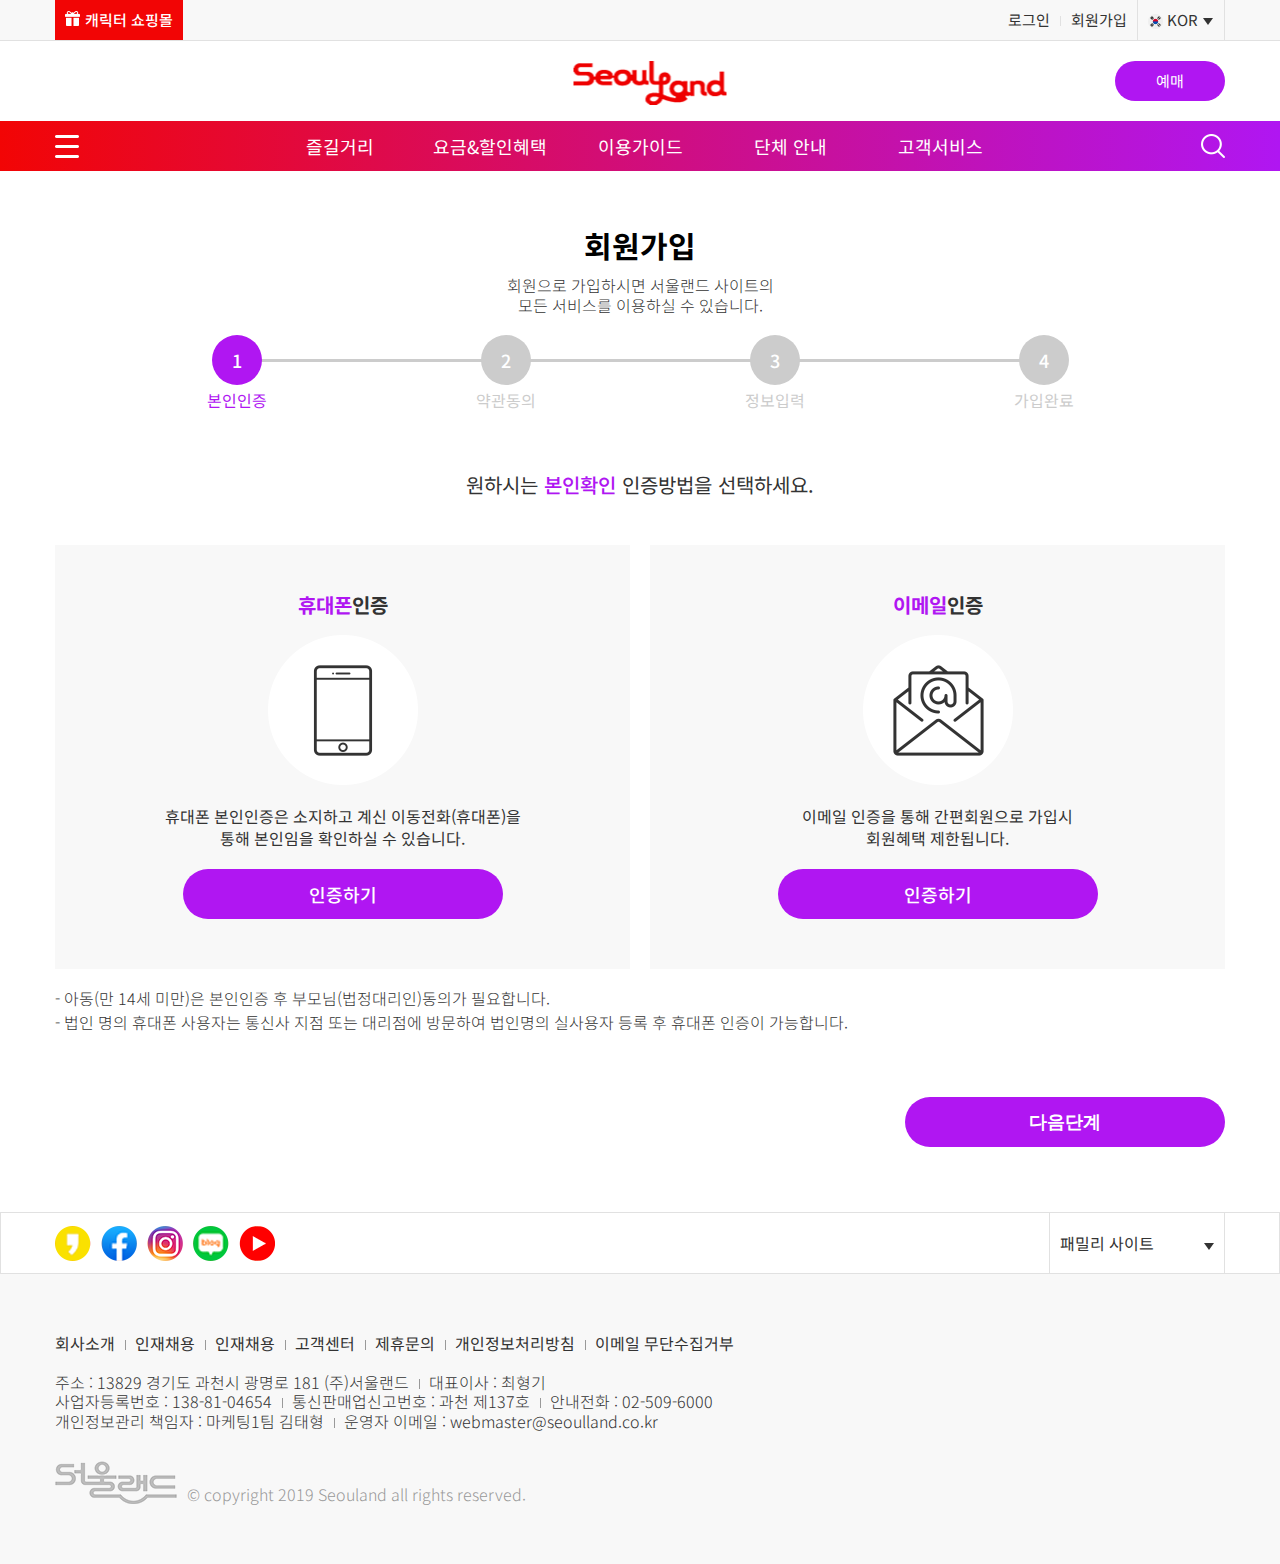
<file: login/join01.html>
<!DOCTYPE html>
<html lang="ko" dir="ltr">
  <head>
    <meta charset="utf-8">
    <title>서울랜드 자연속 캐릭터 천국</title>
    <script src="https://cdnjs.cloudflare.com/ajax/libs/jquery/3.4.1/jquery.min.js"></script>
    <link rel="stylesheet" href="css/join.css">
    <script src="../common/js/script.js"></script>
  </head>
  <body>
    <div class="wrap">
      <header id="header">
        <div class="util">
          <div class="inner">
            <a href="#" class="btnMall">
              <span>캐릭터 쇼핑몰</span>
            </a>
            <div class="utilTopMeun">
              <div class="login">
                <a href="login.html">로그인</a><a href="join01.html">회원가입</a>
              </div>
              <div class="lang">
                <a href="#" class="btnLang"><span>KOR</span></a>
                <ul class="langList">
                  <li><a href="#">KOR</a></li>
                  <li><a href="#">ENG</a></li>
                  <li><a href="#">JPN</a></li>
                  <li><a href="#">CHN</a></li>
                </ul>
              </div><!-- lang -->
            </div><!-- utilTopMeun -->
          </div>
        </div><!-- util -->
        <div class="headerTop">
          <div class="inner">
            <h1 class="logo"><a href="../index.html"><img src="../common/images/logo.png" alt="서울랜드 로고"></a></h1>
            <a href="#"><span>예매</span></a>
          </div>
        </div><!-- headerTop -->
        <nav id="gnbWrap">
          <div class="inner">
            <img src="../common/images/btn_gnb_menu.png" alt="전체메뉴" class="allmenu">
            <ul id="gnb">
              <li>
                <a href="#">즐길거리</a>
                <ul class="dep2">
                  <li><a href="../sub/enjoy/course.html">추천코스</a></li>
                  <li><a href="#">어트랙션</a></li>
                  <li>
                    <a href="#">공연/전시</a>
                    <ul class="dep3">
                      <li><a href="#">공연</a></li>
                      <li><a href="#">전시</a></li>
                    </ul>
                  </li>
                  <li><a href="#">페스티벌</a></li>
                  <li>
                    <a href="#">먹을거리</a>
                    <ul class="dep3">
                      <li><a href="#">식사</a></li>
                      <li><a href="#">스낵</a></li>
                    </ul>
                  </li>
                </ul>
              </li>
              <li>
                <a href="#">요금&amp;할인혜택</a>
                <ul class="dep2">
                  <li><a href="#">이용요금</a></li>
                  <li><a href="#">할인프로모션</a></li>
                  <li><a href="../sub/price/card.html">제휴카드</a></li>
                  <li>
                    <a href="#">연간회원</a>
                    <ul class="dep3">
                      <li><a href="#">서울랜드 연간회원</a></li>
                      <li><a href="#">둘모아 연관회원</a></li>
                      <li><a href="#">다모아 연간회원</a></li>
                      <li><a href="#">연간회원 약관</a></li>
                    </ul>
                  </li>
                </ul>
              </li>
              <li>
                <a href="#">이용가이드</a>
                <ul class="dep2">
                  <li><a href="#">운영시간</a></li>
                  <li><a href="#">오시는길</a></li>
                  <li><a href="../sub/guide/facility.html">편의시설</a></li>
                  <li><a href="#">가이드맵</a></li>
                </ul>
              </li>
              <li>
                <a href="#">단체 안내</a>
                <ul class="dep2">
                  <li><a href="../sub/group/student.html">학생단체</a></li>
                  <li><a href="#">기업체행사</a></li>
                  <li><a href="#">외국인단체</a></li>
                  <li><a href="#">일반단체</a></li>
                </ul>
              </li>
              <li>
                <a href="#">고객서비스</a>
                <ul class="dep2">
                  <li><a href="../sub/customer/notice.html">공지사항</a></li>
                  <li><a href="#">FAQ</a></li>
                  <li>
                    <a href="#">고객소리함</a>
                    <ul class="dep3">
                      <li><a href="#">이용문의</a></li>
                      <li><a href="#">칭찬/불편/건의</a></li>
                      <li><a href="#">분실문 센터</a></li>
                    </ul>
                  </li>
                </ul>
              </li>
            </ul><!-- gnb -->
            <a href="#" class="scr"><img src="../common/images/btn_gnb_scr.png" alt="검색"></a>
            <div class="schArea">
              <div class="inner">
                <form>
                  <div class="inputArea">
                    <input type="text" placeholder="검색어를 입력해주세요">
                    <a href="#"><img src="../common/images/btn_such_such.png" alt="검색확인"></a>
                  </div><!-- inputArea -->
                  <div class="schEx">
                    <span>[ex]</span><span>어트랙션</span><span>티켓요금</span><span>페스티벌</span>
                  </div>
                  <button class="btnClose"><img src="../common/images/btn_such_close.png" alt="검색창 닫기"></button>
                </form>
              </div>
            </div><!-- schArea -->
          </div><!-- inner -->
        </nav><!-- gnbWrap -->
        <div class="subMenuBg"></div>
      </header>
      <div id="container">
        <div class="inner">
          <h2 class="tit">회원가입</h2>
          <p class="txt1">
            회원으로 가입하시면 서울랜드 사이트의<br>
            모든 서비스를 이용하실 수 있습니다.
          </p>
          <div class="step">
            <ol>
              <li class="ing">
                <p>
                  <span class="ico">1</span>
                  <span class="txt">본인인증</span>
                </p>
              </li>
              <li>
                <p>
                  <span class="ico">2</span>
                  <span class="txt">약관동의</span>
                </p>
              </li>
              <li>
                <p>
                  <span class="ico">3</span>
                  <span class="txt">정보입력</span>
                </p>
              </li>
              <li>
                <p>
                  <span class="ico">4</span>
                  <span class="txt">가입완료</span>
                </p>
              </li>
            </ol>
          </div><!-- step -->
          <p class="txt2">원하시는 <span>본인확인</span> 인증방법을 선택하세요.</p>
          <div class="method">
            <div class="method_phone meth">
              <p class="method_tit"><span>휴대폰</span>인증</p>
              <img src="images/img_method_phone.png" alt="휴대폰인증 이미지">
              <span>휴대폰 본인인증은 소지하고 계신 이동전화(휴대폰)을<br>통해 본인임을 확인하실 수 있습니다.</span>
              <a href="#">인증하기</a>
            </div>
            <div class="method_email meth">
              <p class="method_tit"><span>이메일</span>인증</p>
              <img src="images/img_method_email.png" alt="휴대폰인증 이미지">
              <span>이메일 인증을 통해 간편회원으로 가입시<br>회원혜택 제한됩니다.</span>
              <a href="#">인증하기</a>
            </div>
          </div>
          <div class="attention">
            <span>- 아동(만 14세 미만)은 본인인증 후 부모님(법정대리인)동의가 필요합니다.</span>
            <span>- 법인 명의 휴대폰 사용자는 통신사 지점 또는 대리점에 방문하여 법인명의 실사용자 등록 후 휴대폰 인증이 가능합니다.</span>
          </div>
          <p class="btnArea"><button><a href="join02.html">다음단계</a></button></p>
        </div><!-- inner -->
      </div>
      <footer id="footer">
        <div class="fooderTop">
          <div class="inner">
            <div class="sns">
              <ul>
                <li><a href="#">페이스북 바로가기</a></li>
                <li><a href="#">트위터 바로가기</a></li>
                <li><a href="#">인스타그램 바로가기</a></li>
                <li><a href="#">블로그 바로가기</a></li>
                <li><a href="#">유튜브 바로가기</a></li>
              </ul>
            </div>
            <div class="familysite">
              <a href="#" class="btnFamily"><span>패밀리 사이트</span></a>
              <ul class="familyList">
                <li><a href="#">캘리포티아피자치킨</a></li>
                <li><a href="#">로즈힐</a></li>
              </ul>
            </div>
          </div>
        </div><!-- fooderTop -->
        <div class="footerBottom">
          <div class="inner">
            <div class="link">
              <a href="#">회사소개</a>
              <a href="#">인재채용</a>
              <a href="#">인재채용</a>
              <a href="#">고객센터</a>
              <a href="#">제휴문의</a>
              <a href="#">개인정보처리방침</a>
              <a href="#">이메일 무단수집거부</a>
            </div>
            <div class="infomation">
              <p>
              <span>주소 : 13829 경기도 과천시 광명로 181 (주)서울랜드</span>
              <span>대표이사 : 최형기</span>
              </p>
              <p>
              <span>사업자등록번호 : 138-81-04654</span>
              <span>통신판매업신고번호 : 과천 제137호</span>
              <span>안내전화 : 02-509-6000</span>
              </p>
              <p>
              <span>개인정보관리 책임자 : 마케팅1팀 김태형</span>
              <span>운영자 이메일 : webmaster@seoulland.co.kr</span>
              <p>
            </div>
            <p class="copyright">
              <span><img src="../common/images/footer_logo.png" alt="푸터 서울랜드 로고"></span>
              <span>&copy; copyright 2019 Seouland all rights reserved.</span>
            </p>
          </div>
        </div><!-- fooderBottom -->
      </footer>
    </div>
  </body>
</html>
</file>
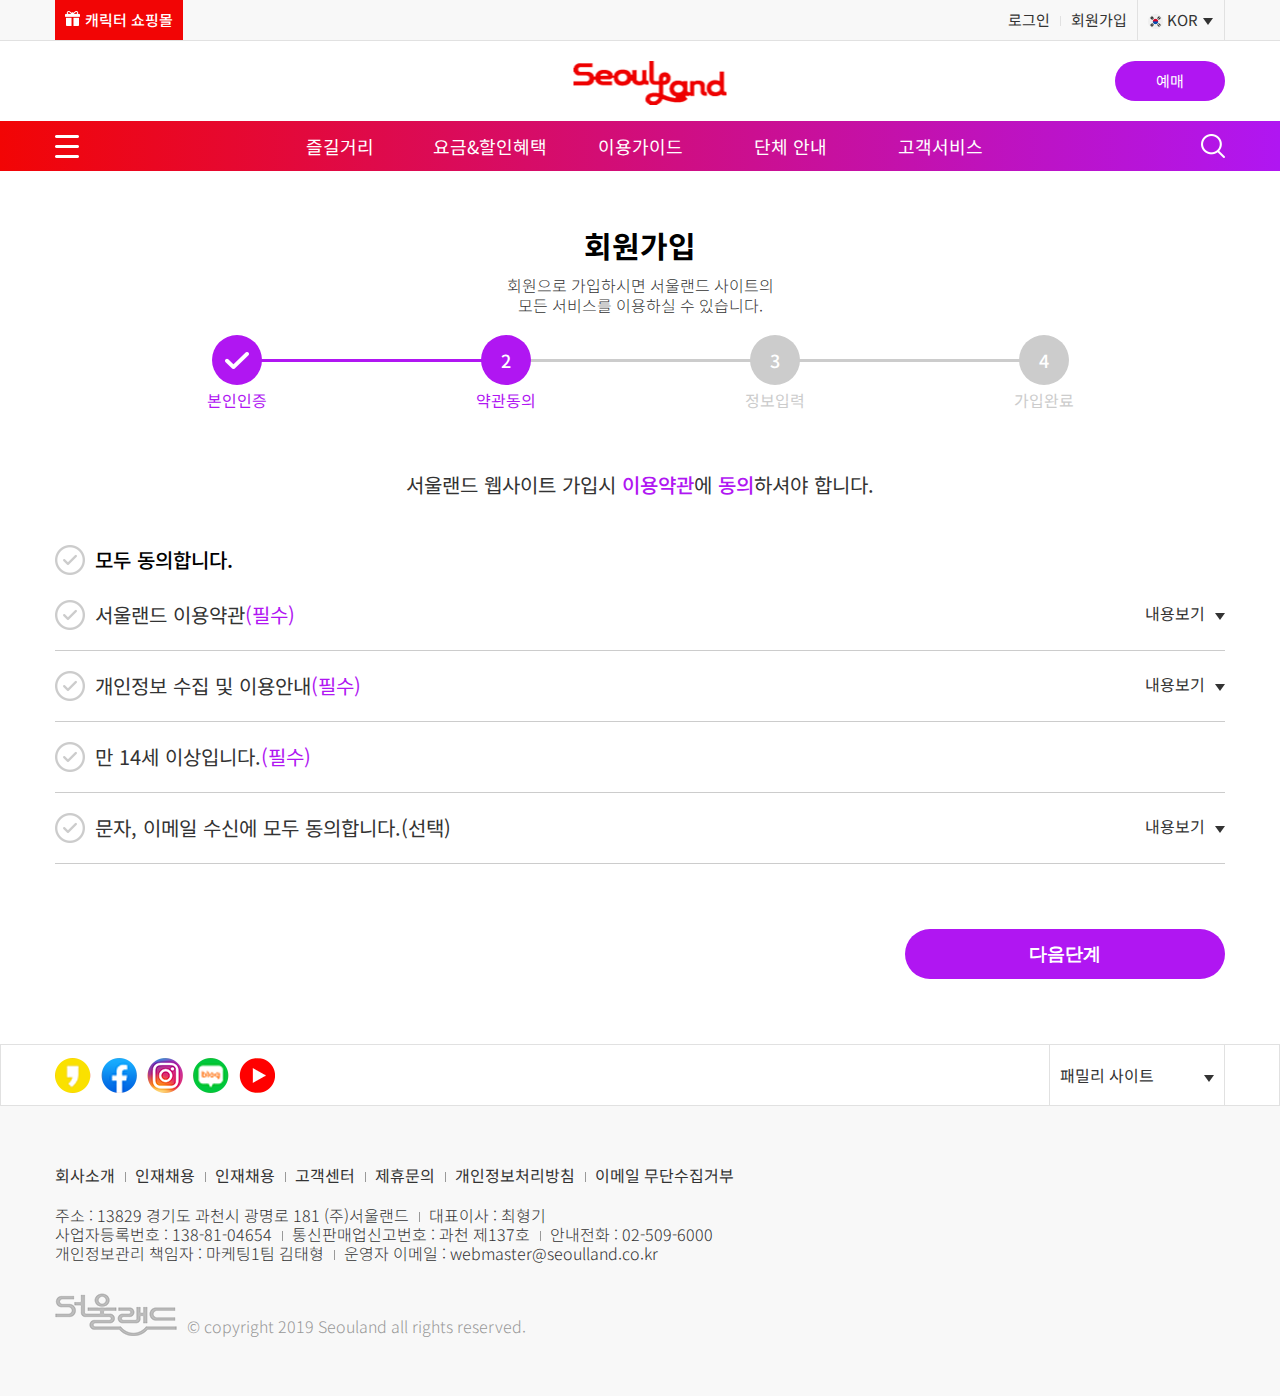
<file: login/join02.html>
<!DOCTYPE html>
<html lang="ko" dir="ltr">
  <head>
    <meta charset="utf-8">
    <title>서울랜드 자연속 캐릭터 천국</title>
    <script src="https://cdnjs.cloudflare.com/ajax/libs/jquery/3.4.1/jquery.min.js"></script>
    <link rel="stylesheet" href="css/join.css">
    <script src="../common/js/script.js"></script>
  </head>
  <body>
    <div class="wrap">
      <header id="header">
        <div class="util">
          <div class="inner">
            <a href="#" class="btnMall">
              <span>캐릭터 쇼핑몰</span>
            </a>
            <div class="utilTopMeun">
              <div class="login">
                <a href="login.html">로그인</a><a href="join01.html">회원가입</a>
              </div>
              <div class="lang">
                <a href="#" class="btnLang"><span>KOR</span></a>
                <ul class="langList">
                  <li><a href="#">KOR</a></li>
                  <li><a href="#">ENG</a></li>
                  <li><a href="#">JPN</a></li>
                  <li><a href="#">CHN</a></li>
                </ul>
              </div><!-- lang -->
            </div><!-- utilTopMeun -->
          </div>
        </div><!-- util -->
        <div class="headerTop">
          <div class="inner">
            <h1 class="logo"><a href="../index.html"><img src="../common/images/logo.png" alt="서울랜드 로고"></a></h1>
            <a href="#"><span>예매</span></a>
          </div>
        </div><!-- headerTop -->
        <nav id="gnbWrap">
          <div class="inner">
            <img src="../common/images/btn_gnb_menu.png" alt="전체메뉴" class="allmenu">
            <ul id="gnb">
              <li>
                <a href="#">즐길거리</a>
                <ul class="dep2">
                  <li><a href="../sub/enjoy/course.html">추천코스</a></li>
                  <li><a href="#">어트랙션</a></li>
                  <li>
                    <a href="#">공연/전시</a>
                    <ul class="dep3">
                      <li><a href="#">공연</a></li>
                      <li><a href="#">전시</a></li>
                    </ul>
                  </li>
                  <li><a href="#">페스티벌</a></li>
                  <li>
                    <a href="#">먹을거리</a>
                    <ul class="dep3">
                      <li><a href="#">식사</a></li>
                      <li><a href="#">스낵</a></li>
                    </ul>
                  </li>
                </ul>
              </li>
              <li>
                <a href="#">요금&amp;할인혜택</a>
                <ul class="dep2">
                  <li><a href="#">이용요금</a></li>
                  <li><a href="#">할인프로모션</a></li>
                  <li><a href="../sub/price/card.html">제휴카드</a></li>
                  <li>
                    <a href="#">연간회원</a>
                    <ul class="dep3">
                      <li><a href="#">서울랜드 연간회원</a></li>
                      <li><a href="#">둘모아 연관회원</a></li>
                      <li><a href="#">다모아 연간회원</a></li>
                      <li><a href="#">연간회원 약관</a></li>
                    </ul>
                  </li>
                </ul>
              </li>
              <li>
                <a href="#">이용가이드</a>
                <ul class="dep2">
                  <li><a href="#">운영시간</a></li>
                  <li><a href="#">오시는길</a></li>
                  <li><a href="../sub/guide/facility.html">편의시설</a></li>
                  <li><a href="#">가이드맵</a></li>
                </ul>
              </li>
              <li>
                <a href="#">단체 안내</a>
                <ul class="dep2">
                  <li><a href="../sub/group/student.html">학생단체</a></li>
                  <li><a href="#">기업체행사</a></li>
                  <li><a href="#">외국인단체</a></li>
                  <li><a href="#">일반단체</a></li>
                </ul>
              </li>
              <li>
                <a href="#">고객서비스</a>
                <ul class="dep2">
                  <li><a href="../sub/customer/notice.html">공지사항</a></li>
                  <li><a href="#">FAQ</a></li>
                  <li>
                    <a href="#">고객소리함</a>
                    <ul class="dep3">
                      <li><a href="#">이용문의</a></li>
                      <li><a href="#">칭찬/불편/건의</a></li>
                      <li><a href="#">분실문 센터</a></li>
                    </ul>
                  </li>
                </ul>
              </li>
            </ul><!-- gnb -->
            <a href="#" class="scr"><img src="../common/images/btn_gnb_scr.png" alt="검색"></a>
            <div class="schArea">
              <div class="inner">
                <form>
                  <div class="inputArea">
                    <input type="text" placeholder="검색어를 입력해주세요">
                    <a href="#"><img src="../common/images/btn_such_such.png" alt="검색확인"></a>
                  </div><!-- inputArea -->
                  <div class="schEx">
                    <span>[ex]</span><span>어트랙션</span><span>티켓요금</span><span>페스티벌</span>
                  </div>
                  <button class="btnClose"><img src="../common/images/btn_such_close.png" alt="검색창 닫기"></button>
                </form>
              </div>
            </div><!-- schArea -->
          </div><!-- inner -->
        </nav><!-- gnbWrap -->
        <div class="subMenuBg"></div>
      </header>
      <div id="container">
        <div class="inner">
          <h2 class="tit">회원가입</h2>
          <p class="txt1">
            회원으로 가입하시면 서울랜드 사이트의<br>
            모든 서비스를 이용하실 수 있습니다.
          </p>
          <div class="step">
            <ol>
              <li class="finish ing">
                <p>
                  <span class="ico"></span>
                  <span class="txt">본인인증</span>
                </p>
              </li>
              <li class="ing">
                <p>
                  <span class="ico">2</span>
                  <span class="txt">약관동의</span>
                </p>
              </li>
              <li>
                <p>
                  <span class="ico">3</span>
                  <span class="txt">정보입력</span>
                </p>
              </li>
              <li>
                <p>
                  <span class="ico">4</span>
                  <span class="txt">가입완료</span>
                </p>
              </li>
            </ol>
          </div><!-- step -->
          <p class="txt2">서울랜드 웹사이트 가입시 <span>이용약관</span>에 <span>동의</span>하셔야 합니다.</p>
          <!-- <div class="agree">
            <a href="#" class="all">모두 동의합니다.<span>(필수)</span></a>
            <div class="agree_con">
              <a href="#" class="agree_tit">서울랜드 이용약관<span>(필수)</span></a>
              <a href="#" class="more">내용보기</a>
              <div class="agree_txt">
                <p>
                  [제 1장 총칙]<br><br><br>
                  제1조 목적<br><br>
                  이 약관은 ㈜서울랜드 (이하 "회사"라함)가 제공하는 서비스(www.seoulland.co.kr)의 이용조건 및 절차와 기타 필요한 사항을 규정하여 상호 신뢰의 증진을 목적으로 합니다.<br><br>
                  제2조 약관의 공시 및 준용<br><br>
                  약관은 이용자에게 공시함으로서 효력을 발생합니다. 회사는 중요 사유가 있을 시 약관을 변경할 수 있으며, 변경된 약관은 1항과 같은 방법으로 효력을 발생합니다.<br>
                  '동의함'라고 선택함으로써 여러분은 이 계약서를 따르기로 동의합니다.<br>
                  '동의함'을 선택함으로써 우리는 사용자 여러분이 우리의 서비스를 여러분이 모든 부차적인 책임을 지고 사용함을 이해하고 동의하는 것으로 이해합니다.<br><br>
                  제3조 약관 외 준칙<br><br>
                  이 약관에 명시되지 않은 사항이 관계법령에 규정되어 있을 경우에는 그 규정에 따르는 것을 원칙으로 합니다.<br><br><br><br>
                  [제 2 장 권리 및 의무]<br><br><br>
                  제1조 이용 계약의 성립<br><br>
                  이용 계약은 이용자의 이용 신청에 대한 회사의 이용 승낙과 이용자의 약관 내용에 대한 동의로 성립됩니다.<br>
                  회원에 가입하여 서비스를 이용하고자 하는 희망자는 반드시 회사에서 요청하는 실명 개인 신상정보를 제공해야 합니다.<br><br>
                  제2조 서비스 이용<br><br>
                  서비스 이용은 회사의 업무상 또는 기술상 특별한 사정이 있을 경우를 제외하고는 연중무휴, 1일 24시간을 원칙으로 합니다.<br>
                  회사는 회원ID에 의하여 회원에 대한 관리업무를 수행 하므로, 회원이 회원ID를 변경하고자 하는 경우 변경할 명백한 사유가 없는 한 그 변경을 제한합니다.<br>
                  회사는 여러분의 요구나 여러분이 생각하는 어떤 특정한 목적에 부응할 어떤 의무도 없습니다.<br>
                  또한 서비스의 장애나 안전문제나 에러가 발생하지 않는다는 보장도 없습니다.<br><br>
                  제3조 회사의 권리 및 의무<br><br>
                  회사는 특별한 사정이 없는 한 회원이 신청한 서비스 제공 개시일부터 지속, 안정적으로 서비스를 이용할 수 있도록 합니다.<br>
                  회사는 회원의 개인 신상 정보를 본래의 목적인 광고 및 마케팅 촉진을 위해 제공할 수 있으며, 규정된 이외의 의도 및 목적으로 개인신상정보를 본인의 승낙 없이 타인에게 누설, 배포 하여서는 아니 됩니다.<br>
                  다만, 전기통신관련법령 등 관계법령에 의하여 관계 국가기관 등의 요구가 있는 경우에는 그러하지 아니합니다.<br>
                  회사는 회원으로부터 제기되는 의견이나 불만이 정당하다고 인정할 경우에는 즉시 처리하여야 합니다.<br>
                  다만, 즉시 처리가 곤란한 경우에는 회원에게 그 사유와 처리 일정을 통보하는 것을 원칙으로 합니다.<br><br><br>
                  제4조 회원의 권리 및 의무<br><br>
                  회원은 회사에서 제공하는 모든 서비스 및 정보를 제공 받을 권리가 있습니다.<br>
                  회원은 회사가 규정한 회원 요건을 충족해야만 회원자격을 유지할 수 있습니다.<br>
                  회원ID와 비밀 번호에 관한 모든 관리의 책임은 회원에게 있습니다.<br>
                  자신의 회원ID가 부정하게 사용된 경우, 회원은 반드시 회사에 그 사실을 통보해야 합니다.<br>
                  회원은 이 약관 및 관계법령에서 규정한 사항을 준수해야 하며 부당행위 발견 시 회사가 정한 소정의 배상을 해야 합니다.<br>
                  회원은 이용 신청 시 기재한 사항이 변경되었을 경우에는 온라인 수정을 해야 합니다.<br>
                  사용자는 불법적인, 불쾌한 내용이나 협박성, 해를 끼칠 수 있는 모든 것을 유포시키지 않음에 동의합니다.<br>
                  사용자는 지역적인, 국가적인, 국제적인 어떤 법이나 규칙에 어긋날만한 것들을 유포시키지 않을 것을 동의합니다.<br><br><br><br>
                  [제 3 장 계약 해지 및 서비스 이용제한]<br><br><br>
                  제 1조 계약 해지 및 이용제한<br><br>
                  회원이 이용 계약을 해지 하고자 하는 때에는 회원 본인이 직접 온라인을 통해 운영자에게 통보하여 해지 신청을 하여야 합니다.<br>
                  회사는 회원이 다음 사항에 해당하는 행위를 하였을 경우 사전 통지 없이 이용계약을 해지 하거나 또는 기간을 정하여 서비스 이용을 중지할 수 있습니다.<br>
                  1) 공공 질서 및 미풍양속에 반하는 경우<br>
                  2) 범죄적 행위에 관련되는 경우<br>
                  3) 회원이 국익 또는 사회적 공익을 저해할 목적으로 서비스 이용을 계획 또는 실행 할 경우<br>
                  4) 타인의 서비스 아이디 및 비밀 번호를 도용한 경우<br>
                  5) 타인의 명예를 손상시키거나 불이익을 주는 경우<br>
                  6) 같은 사용자가 다른 ID로 이중 등록을 한 경우<br>
                  7) 서비스에 위해를 가하는 등 서비스의 건전한 이용을 저해하는 경우<br>
                  8) 기타 관련법령이나 회사가 정한 이용조건에 위배되는 경우<br><br><br>
                  제2조 이용 제한의 해제 절차<br><br>
                  제1조의 규정에 의하여 이용정지의 통지를 받은 회원 또는 그 대리인은 그 이용 정지의 통지에 대하여 이의가 있을 때에는 이의신청을 할 수 있습니다.<br>
                  회사는 제1항의 규정에 의한 이의신청에 대하여 그 확인을 위한 기간까지 이용 정지를 일시 연기할 수 있으며, 그 결과를 회원 또는 그 대리인에게 통지합니다.<br>
                  회사는 이용정지 기간 중에 그 이용정지 사유가 해소된 것이 확인된 경우에는 이용정지조치를 즉시 해제합니다.<br><br><br>
                  제3조 회원의 게시물<br><br>
                  회사는 회원이 게시하거나 등록하는 서비스 내의 내용물이 다음 각 사항에 해당된다고 판단되는 경우에 사전 통지 없이 삭제할 수 있습니다.<br>
                  1) 다른 회원 또는 제 3자를 비방하거나 중상 모략으로 명예를 손상시키는 내용인 경우<br>
                  2) 공공질서 및 미풍양속에 위반되는 내용인 경우<br>
                  3) 범죄적 행위에 결부된다고 인정되는 내용일 경우<br>
                  4) 제 3자의 저작권 등 기타 권리를 침해하는 내용인 경우<br>
                  5) 기타 관계 법령이나 회사에서 정한 규정에 위배되는 경우<br><br><br><br>
                  [제 4 장 계약변경 등]<br><br><br>
                  제1조 계약사항의 변경<br><br>
                  회원은 주소 등 이용계약 내용을 변경하거나, 서비스를 해지할 경우에는 전화나 서비스를 통해서 이용계약을 변경/ 해지하여야 합니다.<br><br><br>
                  [제 5 장 기타]<br><br><br>
                  제1조 정보의 제공<br><br>
                  회사는 회원이 서비스 이용 중 필요가 있다고 인정되는 다양한 정보에 대해서는 전자우편이나 서신우편 등의 방법으로 이용자에게 제공할 수 있습니다.<br><br><br>
                  ★ (부칙) 이 약관은 2004년 4월 22일부터 시행합니다.
                </p>
              </div>
            </div>
          <!-- </div> -->
          <div class="agree">
            <div class="all">
              <label class="check">
                <input type="checkbox" name="" id="allcheck">
                <span class="ico"></span>
                <p class="txt">모두 동의합니다.</p>
              </label>
            </div>
            <div class="agree_tit">
              <div class="agree_con">
                <label class="check">
                  <input type="checkbox" name="chk">
                  <span class="ico"></span>
                  <p class="txt">서울랜드 이용약관<span>(필수)</span></p>
                </label>
              </div>
              <div class="more">
                <a href="#" class="btn_more">내용보기</a>
                <p class="agree_txt">
                  [제 1장 총칙]<br><br><br>
                  제1조 목적<br><br>
                  이 약관은 ㈜서울랜드 (이하 "회사"라함)가 제공하는 서비스(www.seoulland.co.kr)의 이용조건 및 절차와 기타 필요한 사항을 규정하여 상호 신뢰의 증진을 목적으로 합니다.<br><br>
                  제2조 약관의 공시 및 준용<br><br>
                  약관은 이용자에게 공시함으로서 효력을 발생합니다. 회사는 중요 사유가 있을 시 약관을 변경할 수 있으며, 변경된 약관은 1항과 같은 방법으로 효력을 발생합니다.<br>
                  '동의함'라고 선택함으로써 여러분은 이 계약서를 따르기로 동의합니다.<br>
                  '동의함'을 선택함으로써 우리는 사용자 여러분이 우리의 서비스를 여러분이 모든 부차적인 책임을 지고 사용함을 이해하고 동의하는 것으로 이해합니다.<br><br>
                  제3조 약관 외 준칙<br><br>
                  이 약관에 명시되지 않은 사항이 관계법령에 규정되어 있을 경우에는 그 규정에 따르는 것을 원칙으로 합니다.<br><br><br><br>
                  [제 2 장 권리 및 의무]<br><br><br>
                  제1조 이용 계약의 성립<br><br>
                  이용 계약은 이용자의 이용 신청에 대한 회사의 이용 승낙과 이용자의 약관 내용에 대한 동의로 성립됩니다.<br>
                  회원에 가입하여 서비스를 이용하고자 하는 희망자는 반드시 회사에서 요청하는 실명 개인 신상정보를 제공해야 합니다.<br><br>
                  제2조 서비스 이용<br><br>
                  서비스 이용은 회사의 업무상 또는 기술상 특별한 사정이 있을 경우를 제외하고는 연중무휴, 1일 24시간을 원칙으로 합니다.<br>
                  회사는 회원ID에 의하여 회원에 대한 관리업무를 수행 하므로, 회원이 회원ID를 변경하고자 하는 경우 변경할 명백한 사유가 없는 한 그 변경을 제한합니다.<br>
                  회사는 여러분의 요구나 여러분이 생각하는 어떤 특정한 목적에 부응할 어떤 의무도 없습니다.<br>
                  또한 서비스의 장애나 안전문제나 에러가 발생하지 않는다는 보장도 없습니다.<br><br>
                  제3조 회사의 권리 및 의무<br><br>
                  회사는 특별한 사정이 없는 한 회원이 신청한 서비스 제공 개시일부터 지속, 안정적으로 서비스를 이용할 수 있도록 합니다.<br>
                  회사는 회원의 개인 신상 정보를 본래의 목적인 광고 및 마케팅 촉진을 위해 제공할 수 있으며, 규정된 이외의 의도 및 목적으로 개인신상정보를 본인의 승낙 없이 타인에게 누설, 배포 하여서는 아니 됩니다.<br>
                  다만, 전기통신관련법령 등 관계법령에 의하여 관계 국가기관 등의 요구가 있는 경우에는 그러하지 아니합니다.<br>
                  회사는 회원으로부터 제기되는 의견이나 불만이 정당하다고 인정할 경우에는 즉시 처리하여야 합니다.<br>
                  다만, 즉시 처리가 곤란한 경우에는 회원에게 그 사유와 처리 일정을 통보하는 것을 원칙으로 합니다.<br><br><br>
                  제4조 회원의 권리 및 의무<br><br>
                  회원은 회사에서 제공하는 모든 서비스 및 정보를 제공 받을 권리가 있습니다.<br>
                  회원은 회사가 규정한 회원 요건을 충족해야만 회원자격을 유지할 수 있습니다.<br>
                  회원ID와 비밀 번호에 관한 모든 관리의 책임은 회원에게 있습니다.<br>
                  자신의 회원ID가 부정하게 사용된 경우, 회원은 반드시 회사에 그 사실을 통보해야 합니다.<br>
                  회원은 이 약관 및 관계법령에서 규정한 사항을 준수해야 하며 부당행위 발견 시 회사가 정한 소정의 배상을 해야 합니다.<br>
                  회원은 이용 신청 시 기재한 사항이 변경되었을 경우에는 온라인 수정을 해야 합니다.<br>
                  사용자는 불법적인, 불쾌한 내용이나 협박성, 해를 끼칠 수 있는 모든 것을 유포시키지 않음에 동의합니다.<br>
                  사용자는 지역적인, 국가적인, 국제적인 어떤 법이나 규칙에 어긋날만한 것들을 유포시키지 않을 것을 동의합니다.<br><br><br><br>
                  [제 3 장 계약 해지 및 서비스 이용제한]<br><br><br>
                  제 1조 계약 해지 및 이용제한<br><br>
                  회원이 이용 계약을 해지 하고자 하는 때에는 회원 본인이 직접 온라인을 통해 운영자에게 통보하여 해지 신청을 하여야 합니다.<br>
                  회사는 회원이 다음 사항에 해당하는 행위를 하였을 경우 사전 통지 없이 이용계약을 해지 하거나 또는 기간을 정하여 서비스 이용을 중지할 수 있습니다.<br>
                  1) 공공 질서 및 미풍양속에 반하는 경우<br>
                  2) 범죄적 행위에 관련되는 경우<br>
                  3) 회원이 국익 또는 사회적 공익을 저해할 목적으로 서비스 이용을 계획 또는 실행 할 경우<br>
                  4) 타인의 서비스 아이디 및 비밀 번호를 도용한 경우<br>
                  5) 타인의 명예를 손상시키거나 불이익을 주는 경우<br>
                  6) 같은 사용자가 다른 ID로 이중 등록을 한 경우<br>
                  7) 서비스에 위해를 가하는 등 서비스의 건전한 이용을 저해하는 경우<br>
                  8) 기타 관련법령이나 회사가 정한 이용조건에 위배되는 경우<br><br><br>
                  제2조 이용 제한의 해제 절차<br><br>
                  제1조의 규정에 의하여 이용정지의 통지를 받은 회원 또는 그 대리인은 그 이용 정지의 통지에 대하여 이의가 있을 때에는 이의신청을 할 수 있습니다.<br>
                  회사는 제1항의 규정에 의한 이의신청에 대하여 그 확인을 위한 기간까지 이용 정지를 일시 연기할 수 있으며, 그 결과를 회원 또는 그 대리인에게 통지합니다.<br>
                  회사는 이용정지 기간 중에 그 이용정지 사유가 해소된 것이 확인된 경우에는 이용정지조치를 즉시 해제합니다.<br><br><br>
                  제3조 회원의 게시물<br><br>
                  회사는 회원이 게시하거나 등록하는 서비스 내의 내용물이 다음 각 사항에 해당된다고 판단되는 경우에 사전 통지 없이 삭제할 수 있습니다.<br>
                  1) 다른 회원 또는 제 3자를 비방하거나 중상 모략으로 명예를 손상시키는 내용인 경우<br>
                  2) 공공질서 및 미풍양속에 위반되는 내용인 경우<br>
                  3) 범죄적 행위에 결부된다고 인정되는 내용일 경우<br>
                  4) 제 3자의 저작권 등 기타 권리를 침해하는 내용인 경우<br>
                  5) 기타 관계 법령이나 회사에서 정한 규정에 위배되는 경우<br><br><br><br>
                  [제 4 장 계약변경 등]<br><br><br>
                  제1조 계약사항의 변경<br><br>
                  회원은 주소 등 이용계약 내용을 변경하거나, 서비스를 해지할 경우에는 전화나 서비스를 통해서 이용계약을 변경/ 해지하여야 합니다.<br><br><br>
                  [제 5 장 기타]<br><br><br>
                  제1조 정보의 제공<br><br>
                  회사는 회원이 서비스 이용 중 필요가 있다고 인정되는 다양한 정보에 대해서는 전자우편이나 서신우편 등의 방법으로 이용자에게 제공할 수 있습니다.<br><br><br>
                  ★ (부칙) 이 약관은 2004년 4월 22일부터 시행합니다.
                </p>
              </div>
            </div>
            <div class="agree_tit">
              <div class="agree_con">
                <label class="check">
                  <input type="checkbox" name="chk">
                  <span class="ico"></span>
                  <p class="txt">개인정보 수집 및 이용안내<span>(필수)</span></p>
                </label>
              </div>
              <div class="more">
                <a href="#" class="btn_more">내용보기</a>
                <p class="agree_txt">
                  ※개인정보처리방침 서울랜드 회원의 개인정보를 위하여 아래와 같이 정책을 명시합니다.<br><br>
                  '㈜서울랜드'는 (이하 '회사'는) 고객님의 개인정보를 중요시하며, "정보통신망 이용촉진 및 정보보호"에 관한 법률을 준수하고 있습니다.<br>
                  회사는 개인정보처리방침을 통하여 고객님께서 제공하시는 개인정보가 어떠한 용도와 방식으로 이용되고 있으며, 개인정보보호를 위해 어떠한 조치가 취해지고 있는지 알려드립니다.<br>
                  회사는 개인정보처리방침을 개정하는 경우 웹사이트 공지사항(또는 개별공지)을 통하여 공지할 것입니다.<br><br><br>
                  ※수집하는 개인정보의 항목<br><br>
                  회사는 회원가입, 상담, 서비스 신청, 상품구입, 인재채용 등을 위해 아래와 같은 개인정보를 수집하고 있습니다.<br>
                  - 수집항목 : 이름, 이메일, 생년월일, 아이디, 비밀번호, 성별, 주소, 휴대폰 번호(전화), 접속ip, 14세 미만의 법정대리인 정보(이름, 생년월일, 휴대폰 번호), 이메일 수신여부, SMS 수신여부, 서비스 이용기록, 접속로그, 쿠키, 결제기록, 받는 고객 정보(이름, 전화번호, 주소, 이메일), 인재채용 입사지원 정보<br>
                  - 개인정보 수집방법 : 홈페이지(회원가입, 고객의 소리함), 상품구입, 인재채용<br><br><br>
                  ※개인정보의 수집 및 이용목적<br><br>
                  회사는 개인정보를 다음의 목적을 위해 처리합니다. 처리한 개인정보는 다음의 목적 이외의 용도로는 사용하지 않으며 이용 목적 이 변경될 시에는 사전동의를 구하겠습니다.<br><br>
                  ※ 귀하께서는 개인정보 수집·이용에 대한 동의를 거부하실 권리가 있으며, 동의를 거부하실 경우 회원제 서비스를 이용하실 수 없습니다.<br><br>
                  - 서비스 제공에 관한 계약 이행 및 서비스 제공에 따른 요금정산<br>
                  콘텐츠 제공, 구매 및 요금 결제 , 물품배송 또는 청구지 등 발송<br>
                  - 회원 관리<br>
                  회원제 서비스 이용에 따른 본인 이메일 확인, 불량회원의 부정 이용 방지와 비인가 사용 방지, 가입 의사 확인, 연령확인, 만14세 미만 아동 개인정보 수집 시 법정 대리인 동의여부 확인, 불만처리 등 민원처리, 고지사항 전달<br>
                  - 마케팅 및 광고에 활용<br>
                  신규 서비스(제품) 개발 및 특화, 이벤트 등 광고성 정보 전달, 인구통계학적 특성에 따른 서비스 제공 및 광고 게재, 접속 빈도 파악 또는 회원의 서비스 이용에 대한 통계<br>
                  - 인재채용 시 입사지원자의 정보<br><br><br>
                  ※개인정보의 보유 및 이용기간<br><br>
                  원칙적으로 서울랜드 홈페이지 회원을 탈퇴한 후에는 해당 정보를 지체 없이 파기합니다.<br>
                  단, 다음의 정보에 대해서는 아래의 이유로 명시한 기간 동안 보존합니다.<br><br>
                  - 보존 근거 : 불량 회원의 부정한 이용의 재발 방지<br>
                  - 보존 항목 : 이름, 로그인 ID, 비밀번호, 이메일, 생년월일<br>
                  - 보존 기간 : 1년<br>
                  * 장기간(1년이상) 서비스 미 이용자의 개인정보보호를 위해 1년간 로그인 이력이 없는 미접속 회원의 개인정보는 파기됩니다.<br><br>
                  또한 이용자에게 개인정보 보관기간에 대해 별도의 동의를 얻은 경우는 동의를 받은 보관기간 이후 파기합니다.<br>
                  관계법령 규정에 의하여 보존할 필요가 있는 경우 아래와 같이 관계법령에서 정한 일정 기간 동안 회원정보를 보관합니다.<br><br>
                  - 대금결제 및 재화 등의 공급에 관한 기록 : 1년 (전자상거래등에서의 소비자보호에 관한 법률)<br>
                  - 소비자의 불만 또는 분쟁처리에 관한 기록 : 1년 (전자상거래등에서의 소비자보호에 관한 법률)<br><br><br>
                  ※ 개인정보처리방침 변경<br><br>
                  회사가 개인정보에 관한 약관을 변경을 경우에는 적용일자 및 변경 사유를 명시하여 회사의 홈페이지(http://www.seoulland.co.kr) 공지사항에 그 적용일자 7일 이전부터 적용일자 전일까지 공지합니다.<br>
                  다만, 이용자에게 불리하게 약관 내용을 변경하는 경우에는 최소한 30일 이상의 사전 유예기간을 두고 공지합니다. 이 경우 회사는 변경 전 내용과 변경 후 내용을 명확하게 비교하여 이용자가 알기 쉽도록 표시합니다.<br><br>
                  회사가 변경된 내용을 홈페이지에 명확하게 공지하였을 때 이용자가 공지기간 내에 의사표현을 하지 않으면 변경된 방침에 동의한 것으로 봅니다.<br><br>
                  - 시행일자 : 2016년 11월 1일
                </p>
              </div>
            </div>

            <div class="agree_tit">
              <div class="agree_con">
                <label class="check">
                  <input type="checkbox" name="chk">
                  <span class="ico"></span>
                  <p class="txt">만 14세 이상입니다.<span>(필수)</span></p>
                </label>
              </div>
            </div>

            <div class="agree_tit">
              <div class="agree_con">
                <label class="check">
                  <input type="checkbox" name="chk">
                  <span class="ico"></span>
                  <p class="txt">문자, 이메일 수신에 모두 동의합니다.(선택)</p>
                </label>
              </div>
              <div class="more">
                <a href="#" class="btn_more">내용보기</a>
                <p class="agree_txt">
                  서울랜드 뉴스, 축제, 공연, 이벤트, 할인에 대한 정보를 이메일, SMS 로 수신하겠습니다.<br><br>
                  ※ 정보 안내와 개인정보 보유 기간은 수신거부 또는 회원 탈퇴까지입니다.<br>
                  수신을 동의하지 않을 권리가 있으며, 동의하지 않을 경우 정보가 제공되지 않습니다.<br><br>
                  - 시행일자 : 2018년 2월 1일
                </p>
              </div>
            </div>
          </div>
          <p class="btnArea"><button><a href="join03.html">다음단계</a></button></p>
        </div><!-- inner -->
      </div>
      <footer id="footer">
        <div class="fooderTop">
          <div class="inner">
            <div class="sns">
              <ul>
                <li><a href="#">페이스북 바로가기</a></li>
                <li><a href="#">트위터 바로가기</a></li>
                <li><a href="#">인스타그램 바로가기</a></li>
                <li><a href="#">블로그 바로가기</a></li>
                <li><a href="#">유튜브 바로가기</a></li>
              </ul>
            </div>
            <div class="familysite">
              <a href="#" class="btnFamily"><span>패밀리 사이트</span></a>
              <ul class="familyList">
                <li><a href="#">캘리포티아피자치킨</a></li>
                <li><a href="#">로즈힐</a></li>
              </ul>
            </div>
          </div>
        </div><!-- fooderTop -->
        <div class="footerBottom">
          <div class="inner">
            <div class="link">
              <a href="#">회사소개</a>
              <a href="#">인재채용</a>
              <a href="#">인재채용</a>
              <a href="#">고객센터</a>
              <a href="#">제휴문의</a>
              <a href="#">개인정보처리방침</a>
              <a href="#">이메일 무단수집거부</a>
            </div>
            <div class="infomation">
              <p>
              <span>주소 : 13829 경기도 과천시 광명로 181 (주)서울랜드</span>
              <span>대표이사 : 최형기</span>
              </p>
              <p>
              <span>사업자등록번호 : 138-81-04654</span>
              <span>통신판매업신고번호 : 과천 제137호</span>
              <span>안내전화 : 02-509-6000</span>
              </p>
              <p>
              <span>개인정보관리 책임자 : 마케팅1팀 김태형</span>
              <span>운영자 이메일 : webmaster@seoulland.co.kr</span>
              <p>
            </div>
            <p class="copyright">
              <span><img src="../common/images/footer_logo.png" alt="푸터 서울랜드 로고"></span>
              <span>&copy; copyright 2019 Seouland all rights reserved.</span>
            </p>
          </div>
        </div><!-- fooderBottom -->
      </footer>
      <script>
        $(function(){
          //체크박스 클릭
          $(".agree_tit .btn_more").click(function(e){
            e.preventDefault();
            $(".agree_tit .more").toggleClass("on");
            $(this).parent().parent().siblings().children(".more").removeClass("on");
          });

          //전체 선택
          $("#allcheck").click(function(){
            if($("#allcheck").prop("checked")){
              $("input[name=chk]").prop("checked",true);
            }else{
              $("input[name=chk]").prop("checked",false);
            }
          });
        });
      </script>
    </div>
  </body>
</html>
</file>
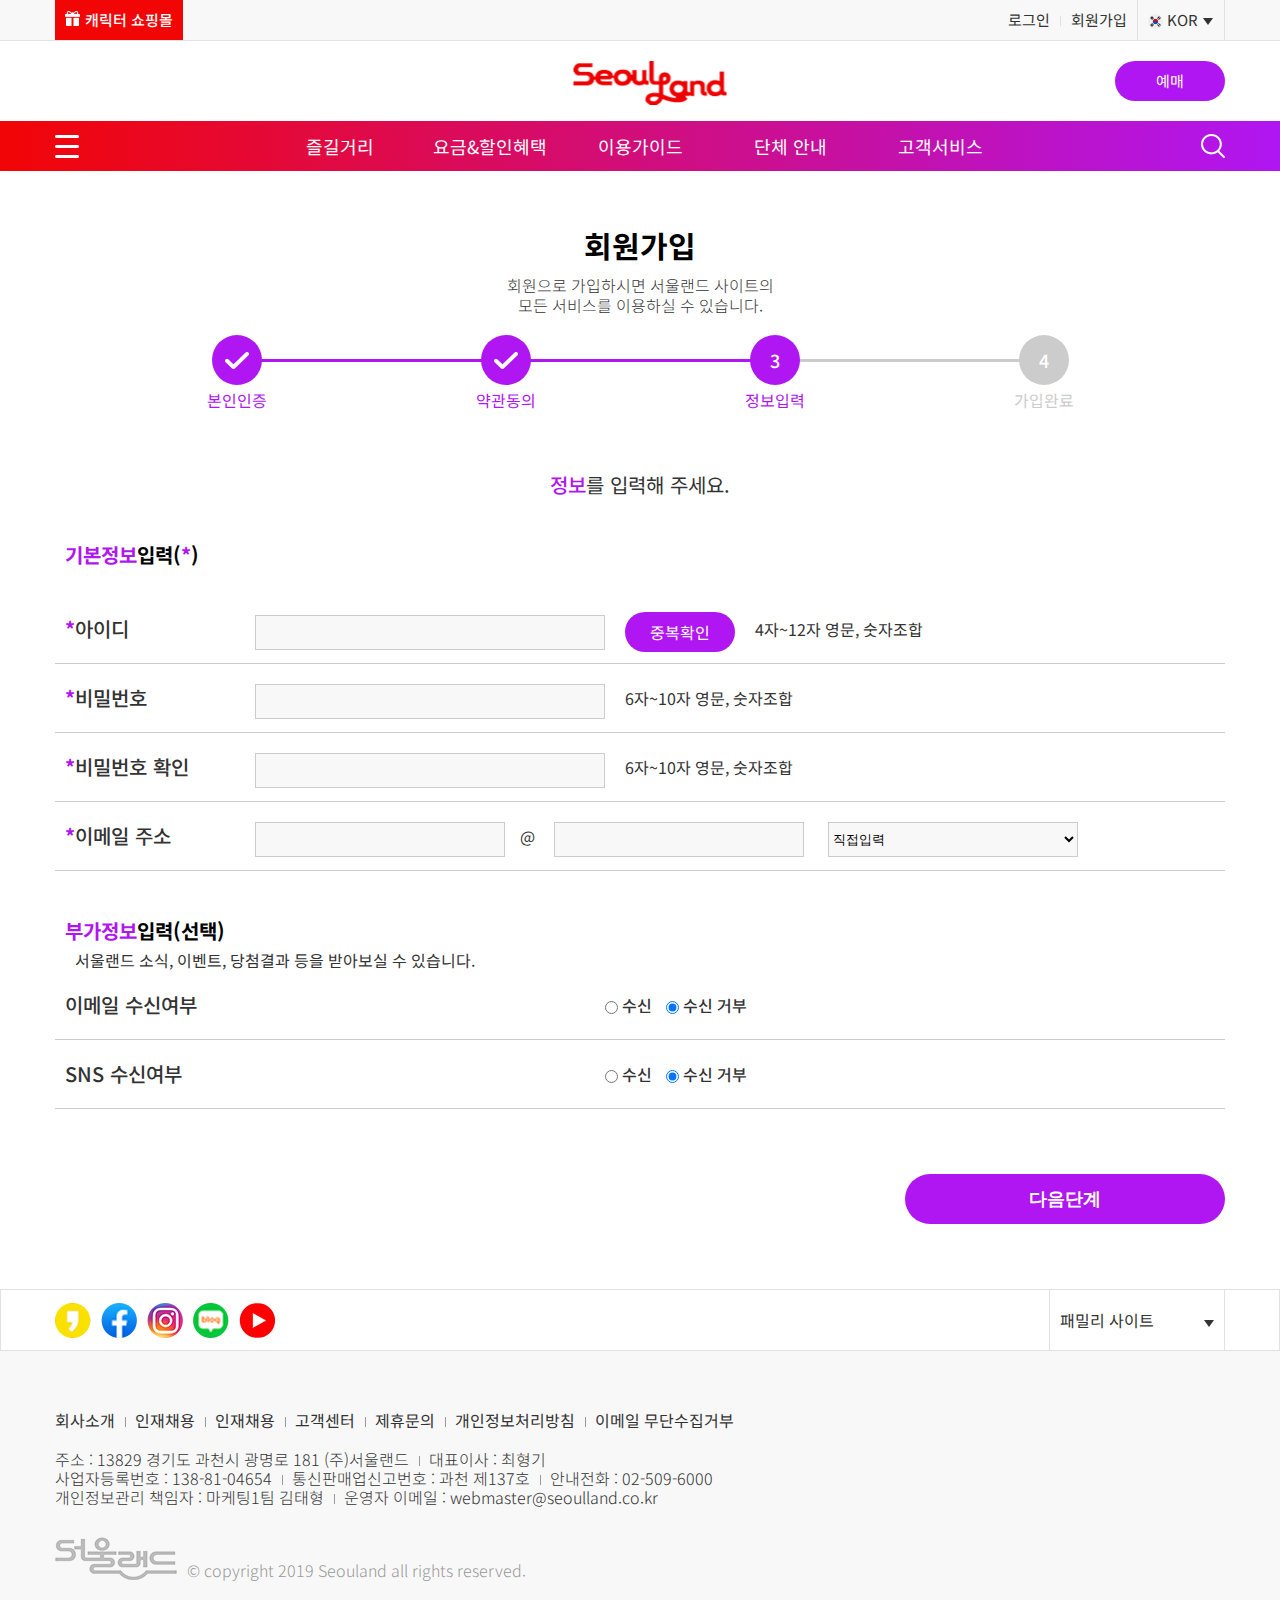
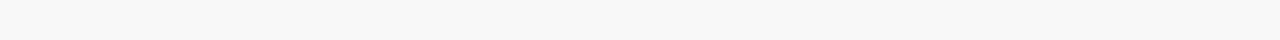
<file: login/join03.html>
<!DOCTYPE html>
<html lang="ko" dir="ltr">
  <head>
    <meta charset="utf-8">
    <title>서울랜드 자연속 캐릭터 천국</title>
    <script src="https://cdnjs.cloudflare.com/ajax/libs/jquery/3.4.1/jquery.min.js"></script>
    <link rel="stylesheet" href="css/join.css">
    <script src="../common/js/script.js"></script>
  </head>
  <body>
    <div class="wrap">
      <header id="header">
        <div class="util">
          <div class="inner">
            <a href="#" class="btnMall">
              <span>캐릭터 쇼핑몰</span>
            </a>
            <div class="utilTopMeun">
              <div class="login">
                <a href="login.html">로그인</a><a href="join01.html">회원가입</a>
              </div>
              <div class="lang">
                <a href="#" class="btnLang"><span>KOR</span></a>
                <ul class="langList">
                  <li><a href="#">KOR</a></li>
                  <li><a href="#">ENG</a></li>
                  <li><a href="#">JPN</a></li>
                  <li><a href="#">CHN</a></li>
                </ul>
              </div><!-- lang -->
            </div><!-- utilTopMeun -->
          </div>
        </div><!-- util -->
        <div class="headerTop">
          <div class="inner">
            <h1 class="logo"><a href="../index.html"><img src="../common/images/logo.png" alt="서울랜드 로고"></a></h1>
            <a href="#"><span>예매</span></a>
          </div>
        </div><!-- headerTop -->
        <nav id="gnbWrap">
          <div class="inner">
            <img src="../common/images/btn_gnb_menu.png" alt="전체메뉴" class="allmenu">
            <ul id="gnb">
              <li>
                <a href="#">즐길거리</a>
                <ul class="dep2">
                  <li><a href="../sub/enjoy/course.html">추천코스</a></li>
                  <li><a href="#">어트랙션</a></li>
                  <li>
                    <a href="#">공연/전시</a>
                    <ul class="dep3">
                      <li><a href="#">공연</a></li>
                      <li><a href="#">전시</a></li>
                    </ul>
                  </li>
                  <li><a href="#">페스티벌</a></li>
                  <li>
                    <a href="#">먹을거리</a>
                    <ul class="dep3">
                      <li><a href="#">식사</a></li>
                      <li><a href="#">스낵</a></li>
                    </ul>
                  </li>
                </ul>
              </li>
              <li>
                <a href="#">요금&amp;할인혜택</a>
                <ul class="dep2">
                  <li><a href="#">이용요금</a></li>
                  <li><a href="#">할인프로모션</a></li>
                  <li><a href="../sub/price/card.html">제휴카드</a></li>
                  <li>
                    <a href="#">연간회원</a>
                    <ul class="dep3">
                      <li><a href="#">서울랜드 연간회원</a></li>
                      <li><a href="#">둘모아 연관회원</a></li>
                      <li><a href="#">다모아 연간회원</a></li>
                      <li><a href="#">연간회원 약관</a></li>
                    </ul>
                  </li>
                </ul>
              </li>
              <li>
                <a href="#">이용가이드</a>
                <ul class="dep2">
                  <li><a href="#">운영시간</a></li>
                  <li><a href="#">오시는길</a></li>
                  <li><a href="../sub/guide/facility.html">편의시설</a></li>
                  <li><a href="#">가이드맵</a></li>
                </ul>
              </li>
              <li>
                <a href="#">단체 안내</a>
                <ul class="dep2">
                  <li><a href="../sub/group/student.html">학생단체</a></li>
                  <li><a href="#">기업체행사</a></li>
                  <li><a href="#">외국인단체</a></li>
                  <li><a href="#">일반단체</a></li>
                </ul>
              </li>
              <li>
                <a href="#">고객서비스</a>
                <ul class="dep2">
                  <li><a href="../sub/customer/notice.html">공지사항</a></li>
                  <li><a href="#">FAQ</a></li>
                  <li>
                    <a href="#">고객소리함</a>
                    <ul class="dep3">
                      <li><a href="#">이용문의</a></li>
                      <li><a href="#">칭찬/불편/건의</a></li>
                      <li><a href="#">분실문 센터</a></li>
                    </ul>
                  </li>
                </ul>
              </li>
            </ul><!-- gnb -->
            <a href="#" class="scr"><img src="../common/images/btn_gnb_scr.png" alt="검색"></a>
            <div class="schArea">
              <div class="inner">
                <form>
                  <div class="inputArea">
                    <input type="text" placeholder="검색어를 입력해주세요">
                    <a href="#"><img src="../common/images/btn_such_such.png" alt="검색확인"></a>
                  </div><!-- inputArea -->
                  <div class="schEx">
                    <span>[ex]</span><span>어트랙션</span><span>티켓요금</span><span>페스티벌</span>
                  </div>
                  <button class="btnClose"><img src="../common/images/btn_such_close.png" alt="검색창 닫기"></button>
                </form>
              </div>
            </div><!-- schArea -->
          </div><!-- inner -->
        </nav><!-- gnbWrap -->
        <div class="subMenuBg"></div>
      </header>
      <div id="container">
        <div class="inner">
          <h2 class="tit">회원가입</h2>
          <p class="txt1">
            회원으로 가입하시면 서울랜드 사이트의<br>
            모든 서비스를 이용하실 수 있습니다.
          </p>
          <div class="step">
            <ol>
              <li class="finish ing">
                <p>
                  <span class="ico"></span>
                  <span class="txt">본인인증</span>
                </p>
              </li>
              <li class="finish ing">
                <p>
                  <span class="ico"></span>
                  <span class="txt">약관동의</span>
                </p>
              </li>
              <li class="ing">
                <p>
                  <span class="ico">3</span>
                  <span class="txt">정보입력</span>
                </p>
              </li>
              <li>
                <p>
                  <span class="ico">4</span>
                  <span class="txt">가입완료</span>
                </p>
              </li>
            </ol>
          </div><!-- step -->
          <p class="txt2"><span>정보</span>를 입력해 주세요.</p>
          <div id="joinForm">
            <!-- <form> -->
            <div class="info1">
              <fieldset>
                <legend><span>기본정보</span>입력(<span>*</span>)</legend>
                <table class="tbl">
                  <caption class="hide">회원가입 기본정보 테이블</caption>
                  <colgroup>
                    <col width="200">
                    <col>
                  </colgroup>
                  <tr>
                    <th><label for="uid">*<span>아이디</span></label></th>
                    <td>
                      <input id="uid" type="text" size="30" maxlength="12">
                      <a class="btnCheck" href="#">중복확인</a>
                      <span>4자~12자 영문, 숫자조합</span>
                    </td>
                  </tr>
                  <tr>
                    <th><label for="upw">*<span>비밀번호</span></label></th>
                    <td>
                      <input id="upw" type="password" size="30" maxlength="10">
                      <span>6자~10자 영문, 숫자조합</span>
                    </td>
                  </tr>
                  <tr>
                    <th><label for="checkpw">*<span>비밀번호 확인</span></label></th>
                    <td>
                      <input id="checkpw" type="password" size="30" maxlength="10">
                      <span>6자~10자 영문, 숫자조합</span>
                    </td>
                  </tr>
                  <tr>
                    <th><label for="email">*<span>이메일 주소</span></label></th>
                    <td>
                      <input id="email" type="email" size="20">
                      <span>@</span>
                      <input type="email" size="20">
                      <select class="selt">
                        <option value="">직접입력</option>
                        <option value="naver.com">네이버</option>
                        <option value="hanmail.net">다음</option>
                        <option value="gmail.com">G메일</option>
                      </select>
                    </td>
                  </tr>
                </table><!-- tbl -->
              </fieldset>
            </div><!-- info1 -->
            <div class="info2">
              <fieldset>
                <legend><span>부가정보</span>입력(선택)</legend>
                <p>서울랜드 소식, 이벤트, 당첨결과 등을 받아보실 수 있습니다.</p>
                <table class="tbl">
                  <caption class="hide">회원가입 부가정보 테이블</caption>
                  <colgroup>
                    <col width="550">
                  </colgroup>
                  <tr>
                    <th>이메일 수신여부</th>
                    <td>
                      <span>
                        <input id="check1" type="radio" name="checkEmail">
                        <label for="check1">수신</label>
                      </span>
                      <span>
                        <input id="check2" class="reception" type="radio" name="checkEmail" checked>
                        <label for="check2">수신 거부</label>
                      </span>
                    </td>
                  </tr>
                  <tr>
                    <th>SNS 수신여부</th>
                    <td>
                      <span>
                          <input id="check3" type="radio" name="checkSns">
                          <label for="check3">수신</label>
                      </span>
                      <span>
                        <input id="check4" class="reception" type="radio" name="checkSns" checked>
                        <label for="check4">수신 거부</label>
                      </span>
                    </td>
                  </tr>
                </table>
              </fieldset>
            </div><!-- info2 -->
            <!-- </form> -->
            <p class="btnArea"><button><a href="join04.html">다음단계</a></button></p>
          </div><!-- joinForm -->
        </div><!-- inner -->
      </div>
      <footer id="footer">
        <div class="fooderTop">
          <div class="inner">
            <div class="sns">
              <ul>
                <li><a href="#">페이스북 바로가기</a></li>
                <li><a href="#">트위터 바로가기</a></li>
                <li><a href="#">인스타그램 바로가기</a></li>
                <li><a href="#">블로그 바로가기</a></li>
                <li><a href="#">유튜브 바로가기</a></li>
              </ul>
            </div>
            <div class="familysite">
              <a href="#" class="btnFamily"><span>패밀리 사이트</span></a>
              <ul class="familyList">
                <li><a href="#">캘리포티아피자치킨</a></li>
                <li><a href="#">로즈힐</a></li>
              </ul>
            </div>
          </div>
        </div><!-- fooderTop -->
        <div class="footerBottom">
          <div class="inner">
            <div class="link">
              <a href="#">회사소개</a>
              <a href="#">인재채용</a>
              <a href="#">인재채용</a>
              <a href="#">고객센터</a>
              <a href="#">제휴문의</a>
              <a href="#">개인정보처리방침</a>
              <a href="#">이메일 무단수집거부</a>
            </div>
            <div class="infomation">
              <p>
              <span>주소 : 13829 경기도 과천시 광명로 181 (주)서울랜드</span>
              <span>대표이사 : 최형기</span>
              </p>
              <p>
              <span>사업자등록번호 : 138-81-04654</span>
              <span>통신판매업신고번호 : 과천 제137호</span>
              <span>안내전화 : 02-509-6000</span>
              </p>
              <p>
              <span>개인정보관리 책임자 : 마케팅1팀 김태형</span>
              <span>운영자 이메일 : webmaster@seoulland.co.kr</span>
              <p>
            </div>
            <p class="copyright">
              <span><img src="../common/images/footer_logo.png" alt="푸터 서울랜드 로고"></span>
              <span>&copy; copyright 2019 Seouland all rights reserved.</span>
            </p>
          </div>
        </div><!-- fooderBottom -->
      </footer>
    </div>
  </body>
</html>
</file>
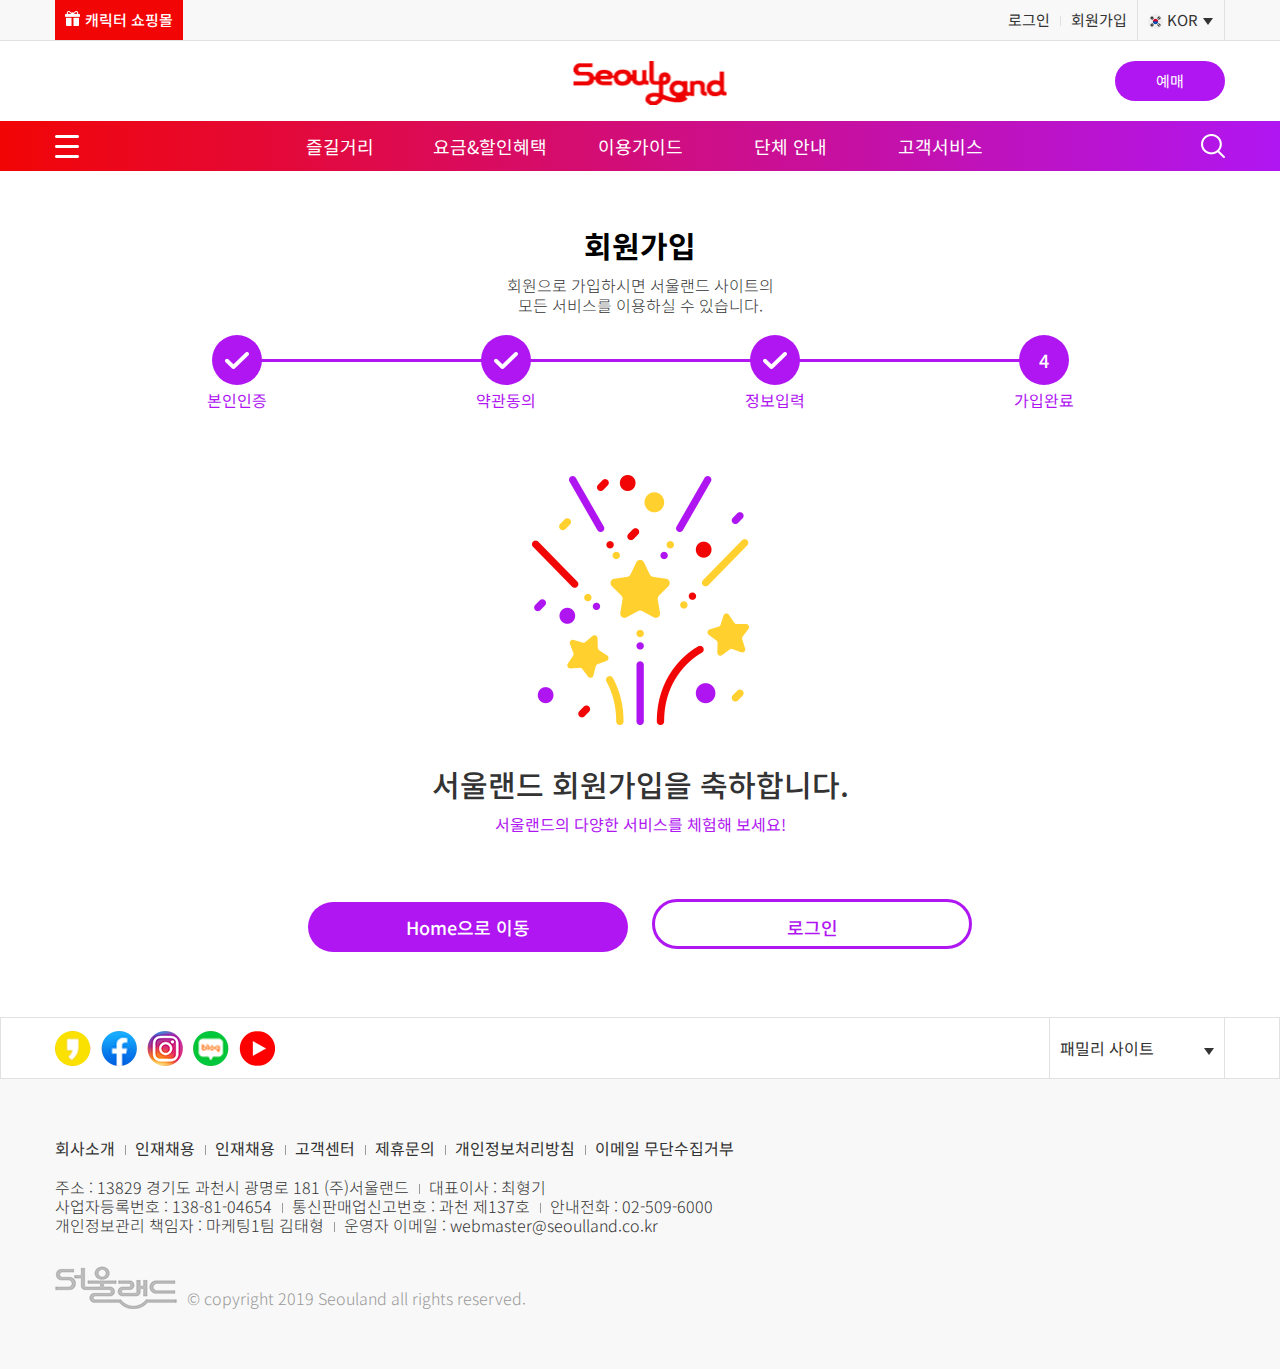
<file: login/join04.html>
<!DOCTYPE html>
<html lang="ko" dir="ltr">
  <head>
    <meta charset="utf-8">
    <title>서울랜드 자연속 캐릭터 천국</title>
    <script src="https://cdnjs.cloudflare.com/ajax/libs/jquery/3.4.1/jquery.min.js"></script>
    <link rel="stylesheet" href="css/join.css">
    <script src="../common/js/script.js"></script>
  </head>
  <body>
    <div class="wrap">
      <header id="header">
        <div class="util">
          <div class="inner">
            <a href="#" class="btnMall">
              <span>캐릭터 쇼핑몰</span>
            </a>
            <div class="utilTopMeun">
              <div class="login">
                <a href="login.html">로그인</a><a href="join01.html">회원가입</a>
              </div>
              <div class="lang">
                <a href="#" class="btnLang"><span>KOR</span></a>
                <ul class="langList">
                  <li><a href="#">KOR</a></li>
                  <li><a href="#">ENG</a></li>
                  <li><a href="#">JPN</a></li>
                  <li><a href="#">CHN</a></li>
                </ul>
              </div><!-- lang -->
            </div><!-- utilTopMeun -->
          </div>
        </div><!-- util -->
        <div class="headerTop">
          <div class="inner">
            <h1 class="logo"><a href="../index.html"><img src="../common/images/logo.png" alt="서울랜드 로고"></a></h1>
            <a href="#"><span>예매</span></a>
          </div>
        </div><!-- headerTop -->
        <nav id="gnbWrap">
          <div class="inner">
            <img src="../common/images/btn_gnb_menu.png" alt="전체메뉴" class="allmenu">
            <ul id="gnb">
              <li>
                <a href="#">즐길거리</a>
                <ul class="dep2">
                  <li><a href="../sub/enjoy/course.html">추천코스</a></li>
                  <li><a href="#">어트랙션</a></li>
                  <li>
                    <a href="#">공연/전시</a>
                    <ul class="dep3">
                      <li><a href="#">공연</a></li>
                      <li><a href="#">전시</a></li>
                    </ul>
                  </li>
                  <li><a href="#">페스티벌</a></li>
                  <li>
                    <a href="#">먹을거리</a>
                    <ul class="dep3">
                      <li><a href="#">식사</a></li>
                      <li><a href="#">스낵</a></li>
                    </ul>
                  </li>
                </ul>
              </li>
              <li>
                <a href="#">요금&amp;할인혜택</a>
                <ul class="dep2">
                  <li><a href="#">이용요금</a></li>
                  <li><a href="#">할인프로모션</a></li>
                  <li><a href="../sub/price/card.html">제휴카드</a></li>
                  <li>
                    <a href="#">연간회원</a>
                    <ul class="dep3">
                      <li><a href="#">서울랜드 연간회원</a></li>
                      <li><a href="#">둘모아 연관회원</a></li>
                      <li><a href="#">다모아 연간회원</a></li>
                      <li><a href="#">연간회원 약관</a></li>
                    </ul>
                  </li>
                </ul>
              </li>
              <li>
                <a href="#">이용가이드</a>
                <ul class="dep2">
                  <li><a href="#">운영시간</a></li>
                  <li><a href="#">오시는길</a></li>
                  <li><a href="../sub/guide/facility.html">편의시설</a></li>
                  <li><a href="#">가이드맵</a></li>
                </ul>
              </li>
              <li>
                <a href="#">단체 안내</a>
                <ul class="dep2">
                  <li><a href="../sub/group/student.html">학생단체</a></li>
                  <li><a href="#">기업체행사</a></li>
                  <li><a href="#">외국인단체</a></li>
                  <li><a href="#">일반단체</a></li>
                </ul>
              </li>
              <li>
                <a href="#">고객서비스</a>
                <ul class="dep2">
                  <li><a href="../sub/customer/notice.html">공지사항</a></li>
                  <li><a href="#">FAQ</a></li>
                  <li>
                    <a href="#">고객소리함</a>
                    <ul class="dep3">
                      <li><a href="#">이용문의</a></li>
                      <li><a href="#">칭찬/불편/건의</a></li>
                      <li><a href="#">분실문 센터</a></li>
                    </ul>
                  </li>
                </ul>
              </li>
            </ul><!-- gnb -->
            <a href="#" class="scr"><img src="../common/images/btn_gnb_scr.png" alt="검색"></a>
            <div class="schArea">
              <div class="inner">
                <form>
                  <div class="inputArea">
                    <input type="text" placeholder="검색어를 입력해주세요">
                    <a href="#"><img src="../common/images/btn_such_such.png" alt="검색확인"></a>
                  </div><!-- inputArea -->
                  <div class="schEx">
                    <span>[ex]</span><span>어트랙션</span><span>티켓요금</span><span>페스티벌</span>
                  </div>
                  <button class="btnClose"><img src="../common/images/btn_such_close.png" alt="검색창 닫기"></button>
                </form>
              </div>
            </div><!-- schArea -->
          </div><!-- inner -->
        </nav><!-- gnbWrap -->
        <div class="subMenuBg"></div>
      </header>
      <div id="container">
        <div class="inner">
          <h2 class="tit">회원가입</h2>
          <p class="txt1">
            회원으로 가입하시면 서울랜드 사이트의<br>모든 서비스를 이용하실 수 있습니다.
          </p>
          <div class="step">
            <ol>
              <li class="finish ing">
                <p>
                  <span class="ico"></span>
                  <span class="txt">본인인증</span>
                </p>
              </li>
              <li class="finish ing">
                <p>
                  <span class="ico"></span>
                  <span class="txt">약관동의</span>
                </p>
              </li>
              <li class="finish ing">
                <p>
                  <span class="ico"></span>
                  <span class="txt">정보입력</span>
                </p>
              </li>
              <li class="ing">
                <p>
                  <span class="ico">4</span>
                  <span class="txt">가입완료</span>
                </p>
              </li>
            </ol>
          </div><!-- step -->
          <div class="congratu">
            <img src="images/img_congratu.png" alt="축하이미지">
            <p>서울랜드 회원가입을 축하합니다.</p>
            <span>서울랜드의 다양한 서비스를 체험해 보세요!</span>
            <div class="btn">
              <a href="../index.html">Home으로 이동</a>
              <a href="login.html">로그인</a>
            </div>
          </div>
        </div><!-- inner -->
      </div>
      <footer id="footer">
        <div class="fooderTop">
          <div class="inner">
            <div class="sns">
              <ul>
                <li><a href="#">페이스북 바로가기</a></li>
                <li><a href="#">트위터 바로가기</a></li>
                <li><a href="#">인스타그램 바로가기</a></li>
                <li><a href="#">블로그 바로가기</a></li>
                <li><a href="#">유튜브 바로가기</a></li>
              </ul>
            </div>
            <div class="familysite">
              <a href="#" class="btnFamily"><span>패밀리 사이트</span></a>
              <ul class="familyList">
                <li><a href="#">캘리포티아피자치킨</a></li>
                <li><a href="#">로즈힐</a></li>
              </ul>
            </div>
          </div>
        </div><!-- fooderTop -->
        <div class="footerBottom">
          <div class="inner">
            <div class="link">
              <a href="#">회사소개</a>
              <a href="#">인재채용</a>
              <a href="#">인재채용</a>
              <a href="#">고객센터</a>
              <a href="#">제휴문의</a>
              <a href="#">개인정보처리방침</a>
              <a href="#">이메일 무단수집거부</a>
            </div>
            <div class="infomation">
              <p>
              <span>주소 : 13829 경기도 과천시 광명로 181 (주)서울랜드</span>
              <span>대표이사 : 최형기</span>
              </p>
              <p>
              <span>사업자등록번호 : 138-81-04654</span>
              <span>통신판매업신고번호 : 과천 제137호</span>
              <span>안내전화 : 02-509-6000</span>
              </p>
              <p>
              <span>개인정보관리 책임자 : 마케팅1팀 김태형</span>
              <span>운영자 이메일 : webmaster@seoulland.co.kr</span>
              <p>
            </div>
            <p class="copyright">
              <span><img src="../common/images/footer_logo.png" alt="푸터 서울랜드 로고"></span>
              <span>&copy; copyright 2019 Seouland all rights reserved.</span>
            </p>
          </div>
        </div><!-- fooderBottom -->
      </footer>
    </div>
  </body>
</html>
</file>
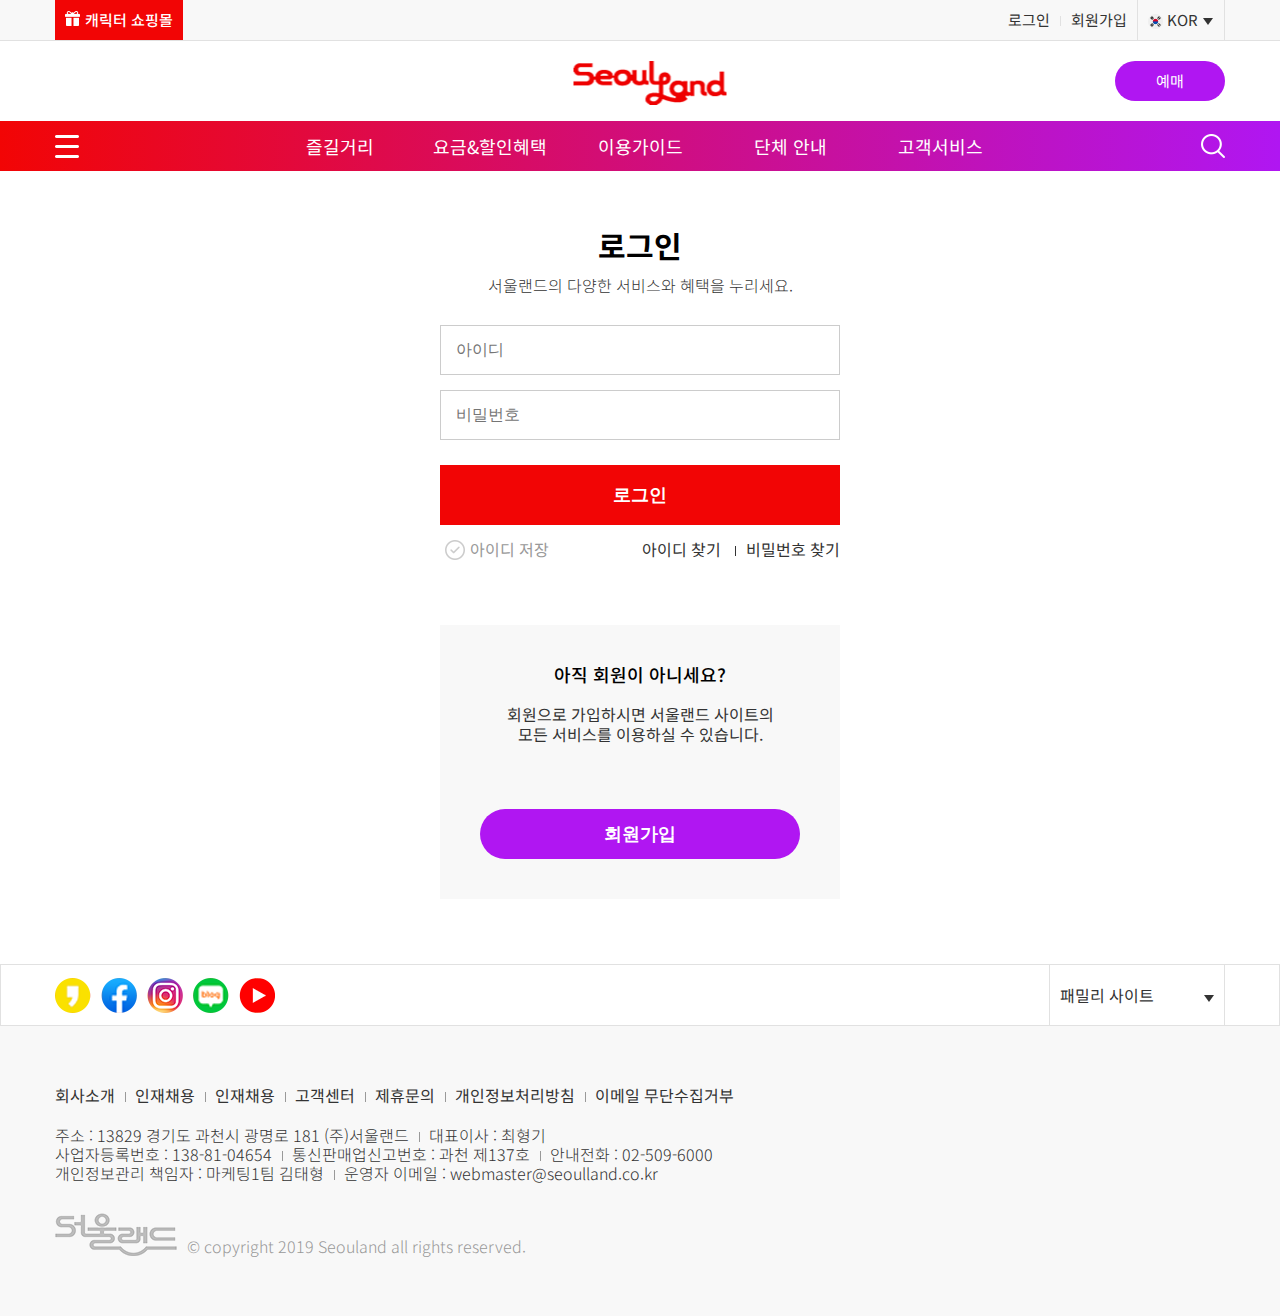
<file: login/login.html>
<!DOCTYPE html>
<html lang="ko" dir="ltr">
  <head>
    <meta charset="utf-8">
    <title>서울랜드 자연속 캐릭터 천국</title>
    <script src="https://cdnjs.cloudflare.com/ajax/libs/jquery/3.4.1/jquery.min.js"></script>
    <link rel="stylesheet" href="css/login.css">
    <!-- <link rel="stylesheet" href="../common/css/common.css"> -->
    <script src="../common/js/script.js"></script>
  </head>
  <body>
    <header id="header">
      <div class="util">
        <div class="inner">
          <a href="#" class="btnMall">
            <span>캐릭터 쇼핑몰</span>
          </a>
          <div class="utilTopMeun">
            <div class="login">
              <a href="login.html">로그인</a><a href="join01.html">회원가입</a>
            </div>
            <div class="lang">
              <a href="#" class="btnLang"><span>KOR</span></a>
              <ul class="langList">
                <li><a href="#">KOR</a></li>
                <li><a href="#">ENG</a></li>
                <li><a href="#">JPN</a></li>
                <li><a href="#">CHN</a></li>
              </ul>
            </div><!-- lang -->
          </div><!-- utilTopMeun -->
        </div>
      </div><!-- util -->
      <div class="headerTop">
        <div class="inner">
          <h1 class="logo"><a href="../index.html"><img src="../common/images/logo.png" alt="서울랜드 로고"></a></h1>
          <a href="#"><span>예매</span></a>
        </div>
      </div><!-- headerTop -->
      <nav id="gnbWrap">
        <div class="inner">
          <img src="../common/images/btn_gnb_menu.png" alt="전체메뉴" class="allmenu">
          <ul id="gnb">
            <li>
              <a href="#">즐길거리</a>
              <ul class="dep2">
                <li><a href="../sub/enjoy/course.html">추천코스</a></li>
                <li><a href="#">어트랙션</a></li>
                <li>
                  <a href="#">공연/전시</a>
                  <ul class="dep3">
                    <li><a href="#">공연</a></li>
                    <li><a href="#">전시</a></li>
                  </ul>
                </li>
                <li><a href="#">페스티벌</a></li>
                <li>
                  <a href="#">먹을거리</a>
                  <ul class="dep3">
                    <li><a href="#">식사</a></li>
                    <li><a href="#">스낵</a></li>
                  </ul>
                </li>
              </ul>
            </li>
            <li>
              <a href="#">요금&amp;할인혜택</a>
              <ul class="dep2">
                <li><a href="#">이용요금</a></li>
                <li><a href="#">할인프로모션</a></li>
                <li><a href="../sub/price/card.html">제휴카드</a></li>
                <li>
                  <a href="#">연간회원</a>
                  <ul class="dep3">
                    <li><a href="#">서울랜드 연간회원</a></li>
                    <li><a href="#">둘모아 연관회원</a></li>
                    <li><a href="#">다모아 연간회원</a></li>
                    <li><a href="#">연간회원 약관</a></li>
                  </ul>
                </li>
              </ul>
            </li>
            <li>
              <a href="#">이용가이드</a>
              <ul class="dep2">
                <li><a href="#">운영시간</a></li>
                <li><a href="#">오시는길</a></li>
                <li><a href="../sub/guide/facility.html">편의시설</a></li>
                <li><a href="#">가이드맵</a></li>
              </ul>
            </li>
            <li>
              <a href="#">단체 안내</a>
              <ul class="dep2">
                <li><a href="../sub/group/student.html">학생단체</a></li>
                <li><a href="#">기업체행사</a></li>
                <li><a href="#">외국인단체</a></li>
                <li><a href="#">일반단체</a></li>
              </ul>
            </li>
            <li>
              <a href="#">고객서비스</a>
              <ul class="dep2">
                <li><a href="../sub/customer/notice.html">공지사항</a></li>
                <li><a href="#">FAQ</a></li>
                <li>
                  <a href="#">고객소리함</a>
                  <ul class="dep3">
                    <li><a href="#">이용문의</a></li>
                    <li><a href="#">칭찬/불편/건의</a></li>
                    <li><a href="#">분실문 센터</a></li>
                  </ul>
                </li>
              </ul>
            </li>
          </ul><!-- gnb -->
          <a href="#" class="scr"><img src="../common/images/btn_gnb_scr.png" alt="검색"></a>
          <div class="schArea">
            <div class="inner">
              <form>
                <div class="inputArea">
                  <input type="text" placeholder="검색어를 입력해주세요">
                  <a href="#"><img src="../common/images/btn_such_such.png" alt="검색확인"></a>
                </div><!-- inputArea -->
                <div class="schEx">
                  <span>[ex]</span><span>어트랙션</span><span>티켓요금</span><span>페스티벌</span>
                </div>
                <button class="btnClose"><img src="../common/images/btn_such_close.png" alt="검색창 닫기"></button>
              </form>
            </div>
          </div><!-- schArea -->
        </div><!-- inner -->
      </nav><!-- gnbWrap -->
      <div class="subMenuBg"></div>
    </header>
    <div id="container">
      <div class="login">
        <div class="inner">
          <h2 class="tit">로그인</h2>
          <p class="txt">
            서울랜드의 다양한 서비스와 혜택을 누리세요.
          </p>
          <div class="login_form">
            <form id="" name="" action="">
              <fieldset>
                <legend class="hide">로그인</legend>
                <div class="login_id log">
                  <input type="text" id="visualSearch" placeholder="아이디" maxlength="41" title="아이디 입력">
                </div>
                <div class="login_password log">
                  <input type="password" id="visualSearch" placeholder="비밀번호" maxlength="16" title="비밀번호 입력">
                </div>
                <button><a href="#">로그인</a></button>
              </fieldset>
            </form>
            <a href="#" class="save">아이디 저장</a>
            <div class="find">
              <a href="#">아이디 찾기</a>
              <a href="#">비밀번호 찾기</a>
            </div>
          </div>
        </div>
      </div>
      <div class="sing_up">
        <div class="inner">
          <h3>아직 회원이 아니세요?</h3>
          <p>회원으로 가입하시면 서울랜드 사이트의<br>모든 서비스를 이용하실 수 있습니다.</p>
          <button><a href="join01.html">회원가입</a></button>
        </div>
      </div>
    </div>
    <footer id="footer">
      <div class="fooderTop">
        <div class="inner">
          <div class="sns">
            <ul>
              <li><a href="#">페이스북 바로가기</a></li>
              <li><a href="#">트위터 바로가기</a></li>
              <li><a href="#">인스타그램 바로가기</a></li>
              <li><a href="#">블로그 바로가기</a></li>
              <li><a href="#">유튜브 바로가기</a></li>
            </ul>
          </div>
          <div class="familysite">
            <a href="#" class="btnFamily"><span>패밀리 사이트</span></a>
            <ul class="familyList">
              <li><a href="#">캘리포티아피자치킨</a></li>
              <li><a href="#">로즈힐</a></li>
            </ul>
          </div>
        </div>
      </div><!-- fooderTop -->
      <div class="footerBottom">
        <div class="inner">
          <div class="link">
            <a href="#">회사소개</a>
            <a href="#">인재채용</a>
            <a href="#">인재채용</a>
            <a href="#">고객센터</a>
            <a href="#">제휴문의</a>
            <a href="#">개인정보처리방침</a>
            <a href="#">이메일 무단수집거부</a>
          </div>
          <div class="infomation">
            <p>
            <span>주소 : 13829 경기도 과천시 광명로 181 (주)서울랜드</span>
            <span>대표이사 : 최형기</span>
            </p>
            <p>
            <span>사업자등록번호 : 138-81-04654</span>
            <span>통신판매업신고번호 : 과천 제137호</span>
            <span>안내전화 : 02-509-6000</span>
            </p>
            <p>
            <span>개인정보관리 책임자 : 마케팅1팀 김태형</span>
            <span>운영자 이메일 : webmaster@seoulland.co.kr</span>
            <p>
          </div>
          <p class="copyright">
            <span><img src="../common/images/footer_logo.png" alt="푸터 서울랜드 로고"></span>
            <span>&copy; copyright 2019 Seouland all rights reserved.</span>
          </p>
        </div>
      </div><!-- fooderBottom -->
    </footer>
    <script>
      $(function(){
        $(".login .login_form .log").click(function(){
          $(this).toggleClass("on");
          $(this).siblings().removeClass("on");
        });

        $(".login .login_form .save").click(function(e){
          e.preventDefault();
          $(this).toggleClass("on");
        });
      });
    </script>
  </body>
</html>
</file>
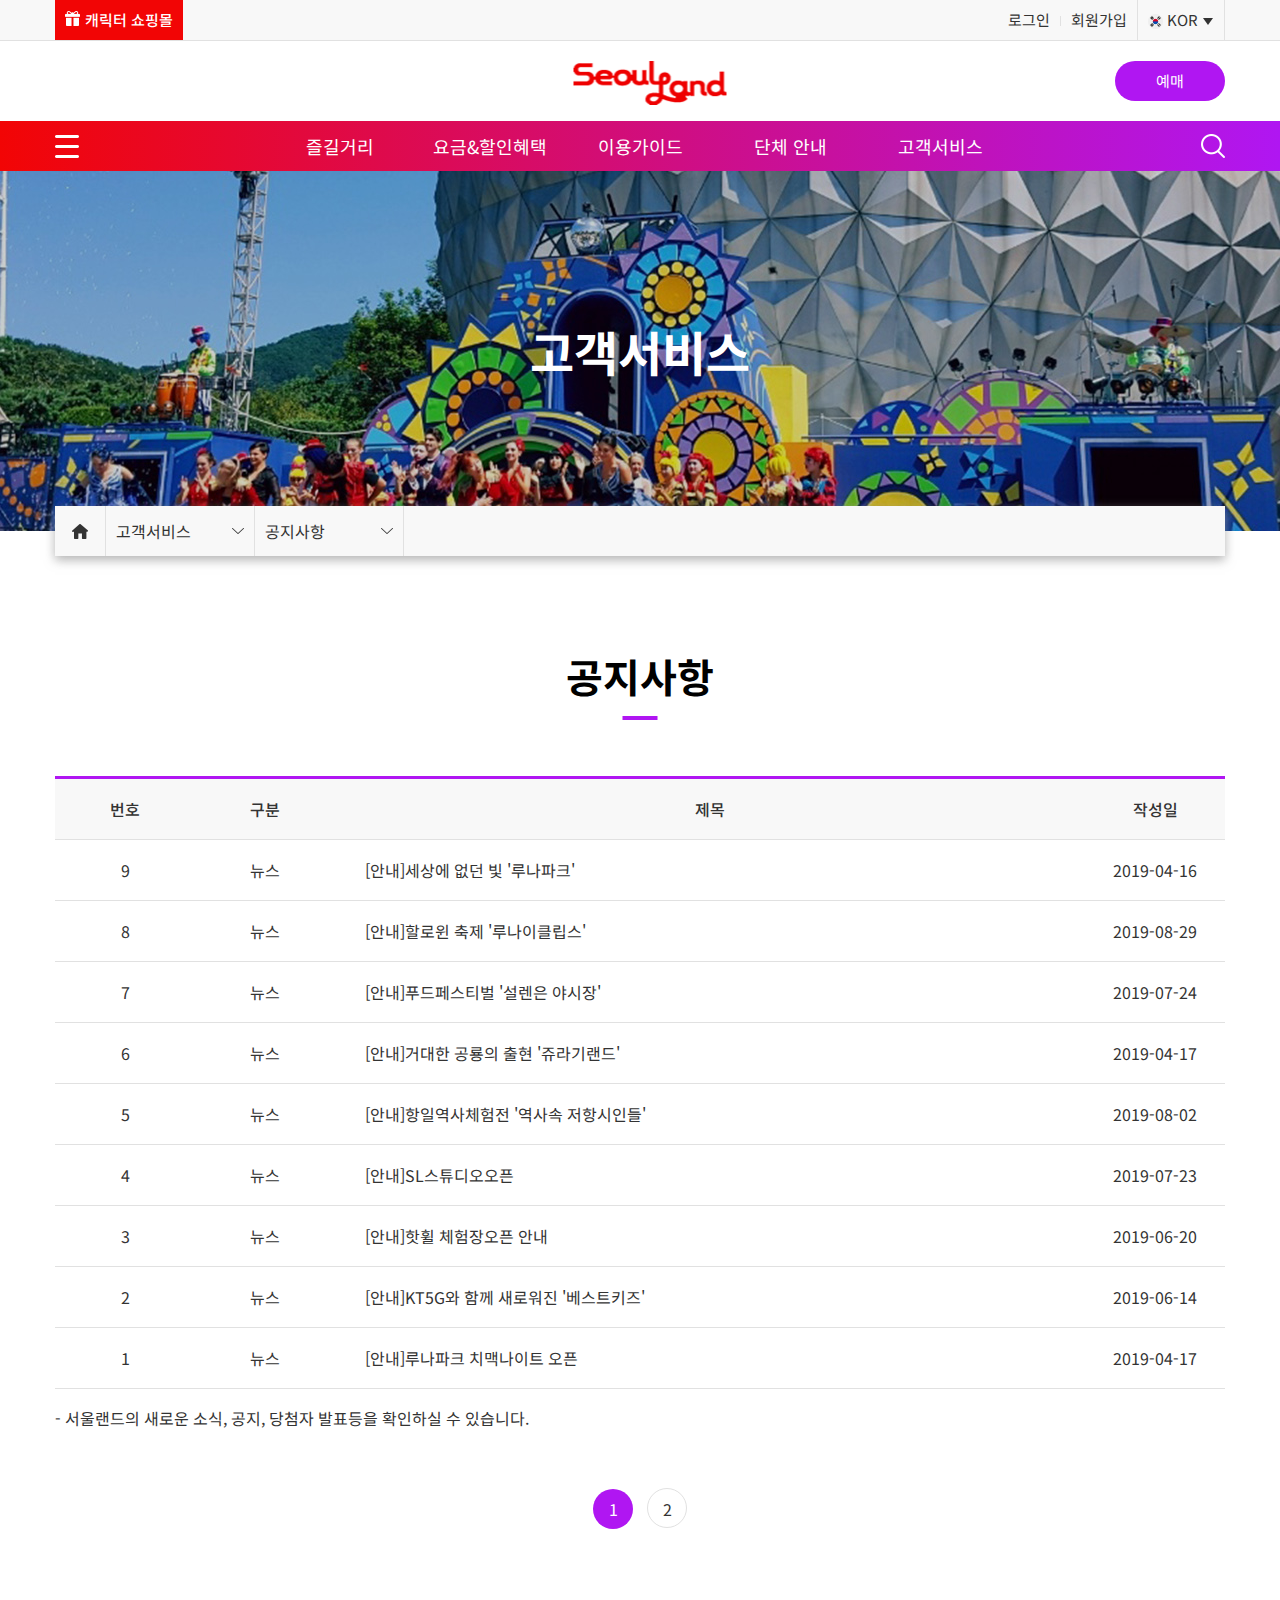
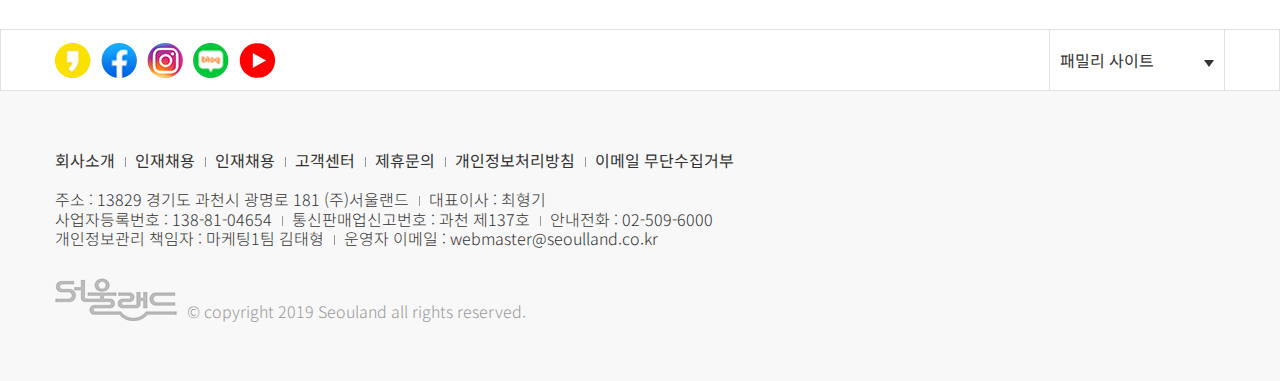
<file: sub/customer/notice.html>
<!DOCTYPE html>
<html lang="ko" dir="ltr">
  <head>
    <meta charset="utf-8">
    <title>서울랜드 자연속 캐릭터 천국</title>
    <script src="https://cdnjs.cloudflare.com/ajax/libs/jquery/3.4.1/jquery.min.js"></script>
    <link rel="stylesheet" href="css/notice.css">
    <script src="../../common/js/script.js"></script>
  </head>
  <body>
    <header id="header">
      <div class="util">
        <div class="inner">
          <a href="#" class="btnMall">
            <span>캐릭터 쇼핑몰</span>
          </a>
          <div class="utilTopMeun">
            <div class="login">
              <a href="../../login/login.html">로그인</a><a href="../../login/join01.html">회원가입</a>
            </div>
            <div class="lang">
              <a href="#" class="btnLang"><span>KOR</span></a>
              <ul class="langList">
                <li><a href="#">KOR</a></li>
                <li><a href="#">ENG</a></li>
                <li><a href="#">JPN</a></li>
                <li><a href="#">CHN</a></li>
              </ul>
            </div><!-- lang -->
          </div><!-- utilTopMeun -->
        </div>
      </div><!-- util -->
      <div class="headerTop">
        <div class="inner">
          <h1 class="logo"><a href="../../index.html"><img src="../../common/images/logo.png" alt="서울랜드 로고"></a></h1>
          <a href="#"><span>예매</span></a>
        </div>
      </div><!-- headerTop -->
      <nav id="gnbWrap">
        <div class="inner">
          <img src="../../common/images/btn_gnb_menu.png" alt="전체메뉴" class="allmenu">
          <ul id="gnb">
            <li>
              <a href="#">즐길거리</a>
              <ul class="dep2">
                <li><a href="../enjoy/course.html">추천코스</a></li>
                <li><a href="#">어트랙션</a></li>
                <li>
                  <a href="#">공연/전시</a>
                  <ul class="dep3">
                    <li><a href="#">공연</a></li>
                    <li><a href="#">전시</a></li>
                  </ul>
                </li>
                <li><a href="#">페스티벌</a></li>
                <li>
                  <a href="#">먹을거리</a>
                  <ul class="dep3">
                    <li><a href="#">식사</a></li>
                    <li><a href="#">스낵</a></li>
                  </ul>
                </li>
              </ul>
            </li>
            <li>
              <a href="#">요금&amp;할인혜택</a>
              <ul class="dep2">
                <li><a href="#">이용요금</a></li>
                <li><a href="#">할인프로모션</a></li>
                <li><a href="../price/card.html">제휴카드</a></li>
                <li>
                  <a href="#">연간회원</a>
                  <ul class="dep3">
                    <li><a href="#">서울랜드 연간회원</a></li>
                    <li><a href="#">둘모아 연관회원</a></li>
                    <li><a href="#">다모아 연간회원</a></li>
                    <li><a href="#">연간회원 약관</a></li>
                  </ul>
                </li>
              </ul>
            </li>
            <li>
              <a href="#">이용가이드</a>
              <ul class="dep2">
                <li><a href="#">운영시간</a></li>
                <li><a href="#">오시는길</a></li>
                <li><a href="../guide/facility.html">편의시설</a></li>
                <li><a href="#">가이드맵</a></li>
              </ul>
            </li>
            <li>
              <a href="#">단체 안내</a>
              <ul class="dep2">
                <li><a href="../group/student.html">학생단체</a></li>
                <li><a href="#">기업체행사</a></li>
                <li><a href="#">외국인단체</a></li>
                <li><a href="#">일반단체</a></li>
              </ul>
            </li>
            <li>
              <a href="#">고객서비스</a>
              <ul class="dep2">
                <li><a href="notice.html">공지사항</a></li>
                <li><a href="#">FAQ</a></li>
                <li>
                  <a href="#">고객소리함</a>
                  <ul class="dep3">
                    <li><a href="#">이용문의</a></li>
                    <li><a href="#">칭찬/불편/건의</a></li>
                    <li><a href="#">분실문 센터</a></li>
                  </ul>
                </li>
              </ul>
            </li>
          </ul><!-- gnb -->
          <a href="#" class="scr"><img src="../../common/images/btn_gnb_scr.png" alt="검색"></a>
          <div class="schArea">
            <div class="inner">
              <form>
                <div class="inputArea">
                  <input type="text" placeholder="검색어를 입력해주세요">
                  <a href="#"><img src="../../common/images/btn_such_such.png" alt="검색확인"></a>
                </div><!-- inputArea -->
                <div class="schEx">
                  <span>[ex]</span><span>어트랙션</span><span>티켓요금</span><span>페스티벌</span>
                </div>
                <button class="btnClose"><img src="../../common/images/btn_such_close.png" alt="검색창 닫기"></button>
              </form>
            </div>
          </div><!-- schArea -->
        </div><!-- inner -->
      </nav><!-- gnbWrap -->
      <div class="subMenuBg"></div>
    </header>
    <div id="container">
      <div class="tit_bg">
        <h2>고객서비스</h2>
      </div>
      <div class="inner">
        <div class="sub_nav_wrap">
          <ul class="sub_nav">
            <li class="home"><a href="../../index.html">Home</a></li>
            <li class="gnb1 sub_gnb">
              <a href="#">고객서비스</a>
              <ul class="sub_gnb1">
                <li><a href="#">즐길거리</a></li>
                <li><a href="#">요금&amp;할인혜택</a></li>
                <li><a href="#">이용가이드</a></li>
                <li><a href="#">단체 안내</a></li>
              </ul>
            </li>
            <li class="gnb2 sub_gnb">
              <a href="#">공지사항</a>
              <ul class="sub_gnb1">
                <li><a href="#">FAQ</a></li>
                <li><a href="#">고객소리함</a></li>
                <li><a href="#">페스티벌</a></li>
                <li><a href="#">먹을거리</a></li>
              </ul>
            </li>
          </ul>
        </div>
        <div class="sub_contents">
          <h3>공지사항</h3>
          <div class="list_head">
            <p>번호</p>
            <p>구분</p>
            <p class="title">제목</p>
            <p>작성일</p>
          </div>
          <ul class="list_boby">
            <li>
              <p>9</p>
              <p>뉴스</p>
              <p class="title"><a href="#">[안내]세상에 없던 빛 '루나파크'</a></p>
              <p>2019-04-16</p>
            </li>
            <li>
              <p>8</p>
              <p>뉴스</p>
              <p class="title"><a href="#">[안내]할로윈 축제 '루나이클립스'</a></p>
              <p>2019-08-29</p>
            </li>
            <li>
              <p>7</p>
              <p>뉴스</p>
              <p class="title"><a href="#">[안내]푸드페스티벌 '설렌은 야시장'</a></p>
              <p>2019-07-24</p>
            </li>
            <li>
              <p>6</p>
              <p>뉴스</p>
              <p class="title"><a href="#">[안내]거대한 공룡의 출현 '쥬라기랜드'</a></p>
              <p>2019-04-17</p>
            </li>
            <li>
              <p>5</p>
              <p>뉴스</p>
              <p class="title"><a href="#">[안내]항일역사체험전 '역사속 저항시인들'</a></p>
              <p>2019-08-02</p>
            </li>
            <li>
              <p>4</p>
              <p>뉴스</p>
              <p class="title"><a href="#">[안내]SL스튜디오오픈</a></p>
              <p>2019-07-23</p>
            </li>
            <li>
              <p>3</p>
              <p>뉴스</p>
              <p class="title"><a href="#">[안내]핫휠 체험장오픈 안내</a></p>
              <p>2019-06-20</p>
            </li>
            <li>
              <p>2</p>
              <p>뉴스</p>
              <p class="title"><a href="#">[안내]KT5G와 함께 새로워진 '베스트키즈'</a></p>
              <p>2019-06-14</p>
            </li>
            <li>
              <p>1</p>
              <p>뉴스</p>
              <p class="title"><a href="#">[안내]루나파크 치맥나이트 오픈</a></p>
              <p>2019-04-17</p>
            </li>
          </ul>
          <p class="txt">- 서울랜드의 새로운 소식, 공지, 당첨자 발표등을 확인하실 수 있습니다.</p>
          <div class="paging">
            <ul class="pagination">
              <li class="click"><a href="#">1</a></li>
              <li><a href="#">2</a></li>
            </ul>
          </div>
        </div><!-- sub_contents -->
      </div>
    </div>
    <footer id="footer">
      <div class="fooderTop">
        <div class="inner">
          <div class="sns">
            <ul>
              <li><a href="#">페이스북 바로가기</a></li>
              <li><a href="#">트위터 바로가기</a></li>
              <li><a href="#">인스타그램 바로가기</a></li>
              <li><a href="#">블로그 바로가기</a></li>
              <li><a href="#">유튜브 바로가기</a></li>
            </ul>
          </div>
          <div class="familysite">
            <a href="#" class="btnFamily"><span>패밀리 사이트</span></a>
            <ul class="familyList">
              <li><a href="#">캘리포티아피자치킨</a></li>
              <li><a href="#">로즈힐</a></li>
            </ul>
          </div>
        </div>
      </div><!-- fooderTop -->
      <div class="footerBottom">
        <div class="inner">
          <div class="link">
            <a href="#">회사소개</a>
            <a href="#">인재채용</a>
            <a href="#">인재채용</a>
            <a href="#">고객센터</a>
            <a href="#">제휴문의</a>
            <a href="#">개인정보처리방침</a>
            <a href="#">이메일 무단수집거부</a>
          </div>
          <div class="infomation">
            <p>
            <span>주소 : 13829 경기도 과천시 광명로 181 (주)서울랜드</span>
            <span>대표이사 : 최형기</span>
            </p>
            <p>
            <span>사업자등록번호 : 138-81-04654</span>
            <span>통신판매업신고번호 : 과천 제137호</span>
            <span>안내전화 : 02-509-6000</span>
            </p>
            <p>
            <span>개인정보관리 책임자 : 마케팅1팀 김태형</span>
            <span>운영자 이메일 : webmaster@seoulland.co.kr</span>
            <p>
          </div>
          <p class="copyright">
            <span><img src="../../common/images/footer_logo.png" alt="푸터 서울랜드 로고"></span>
            <span>&copy; copyright 2019 Seouland all rights reserved.</span>
          </p>
        </div>
      </div><!-- fooderBottom -->
    </footer>
    <script>
      $(function(){
        //bgnb
        $(".sub_nav .sub_gnb").click(function(e){
          e.preventDefault();
          $(this).children(".sub_gnb1").slideToggle();
        });
      });
    </script>
  </body>
</html>
</file>
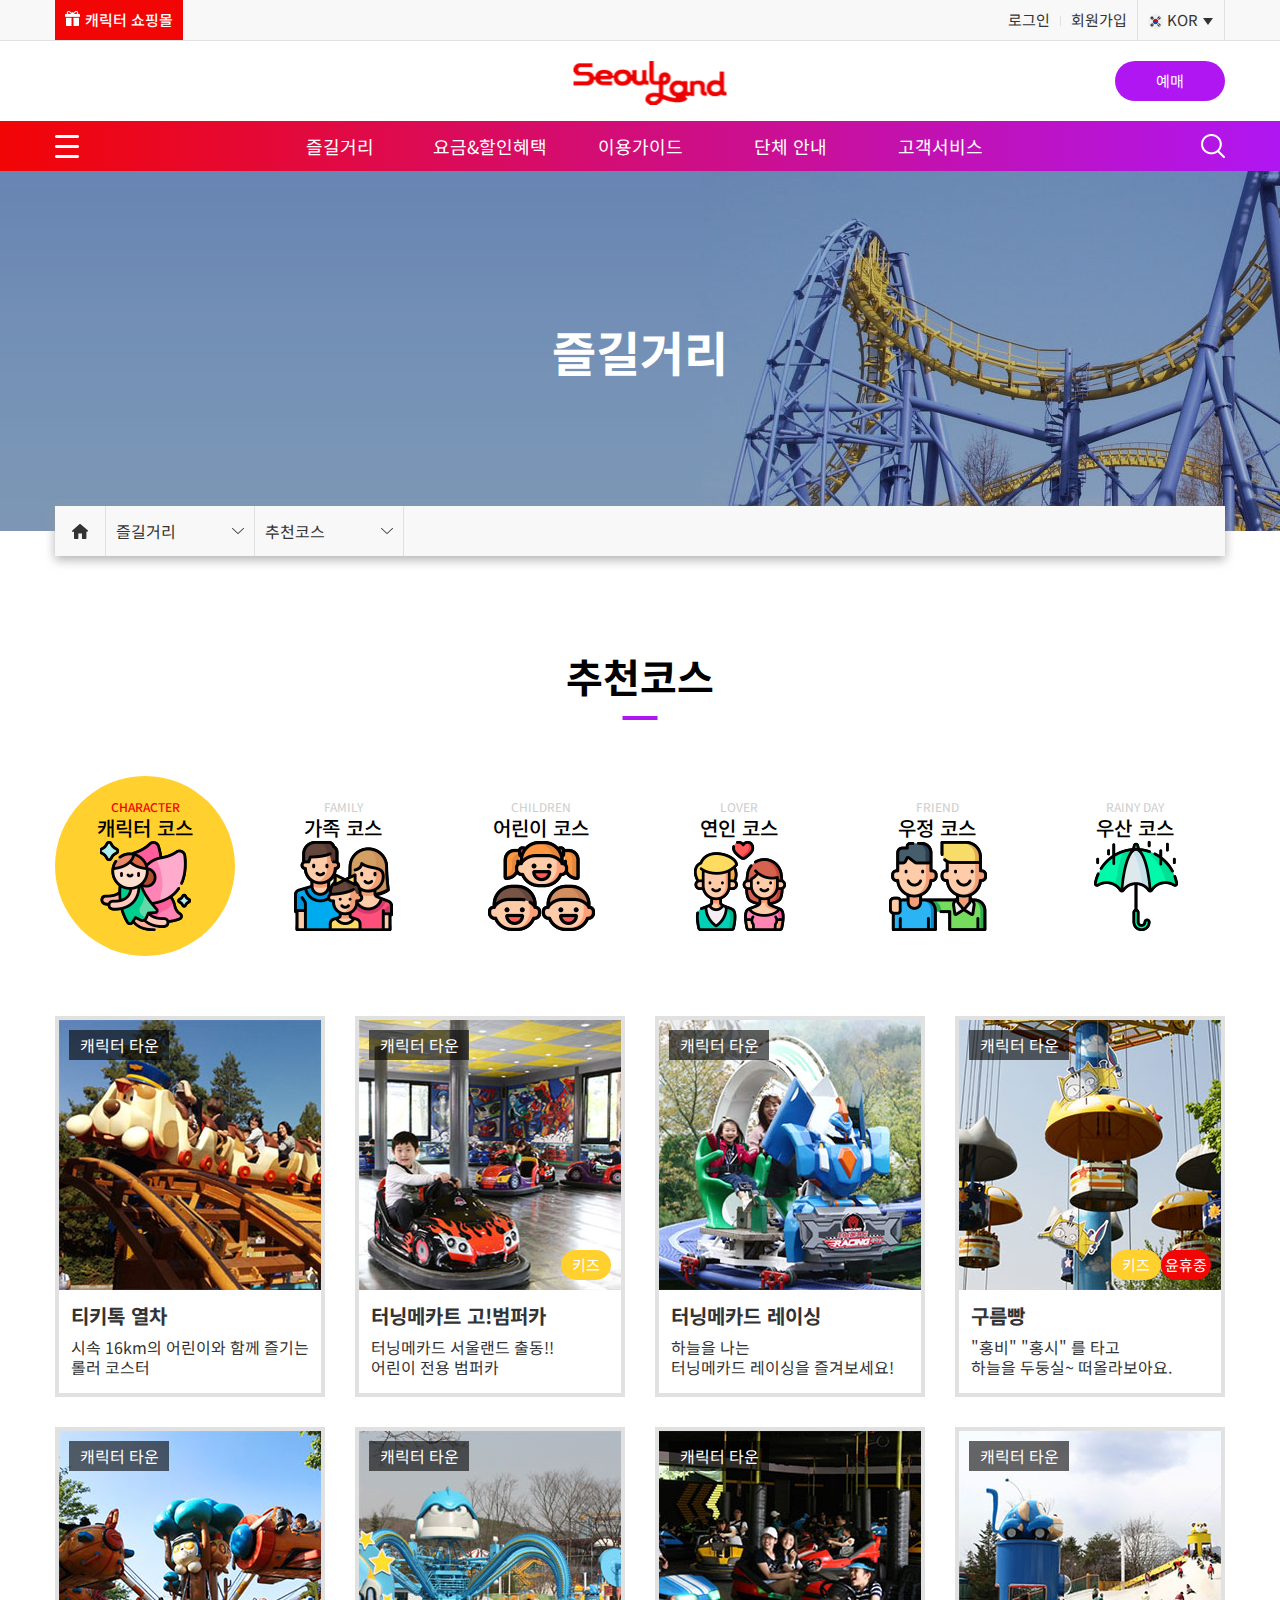
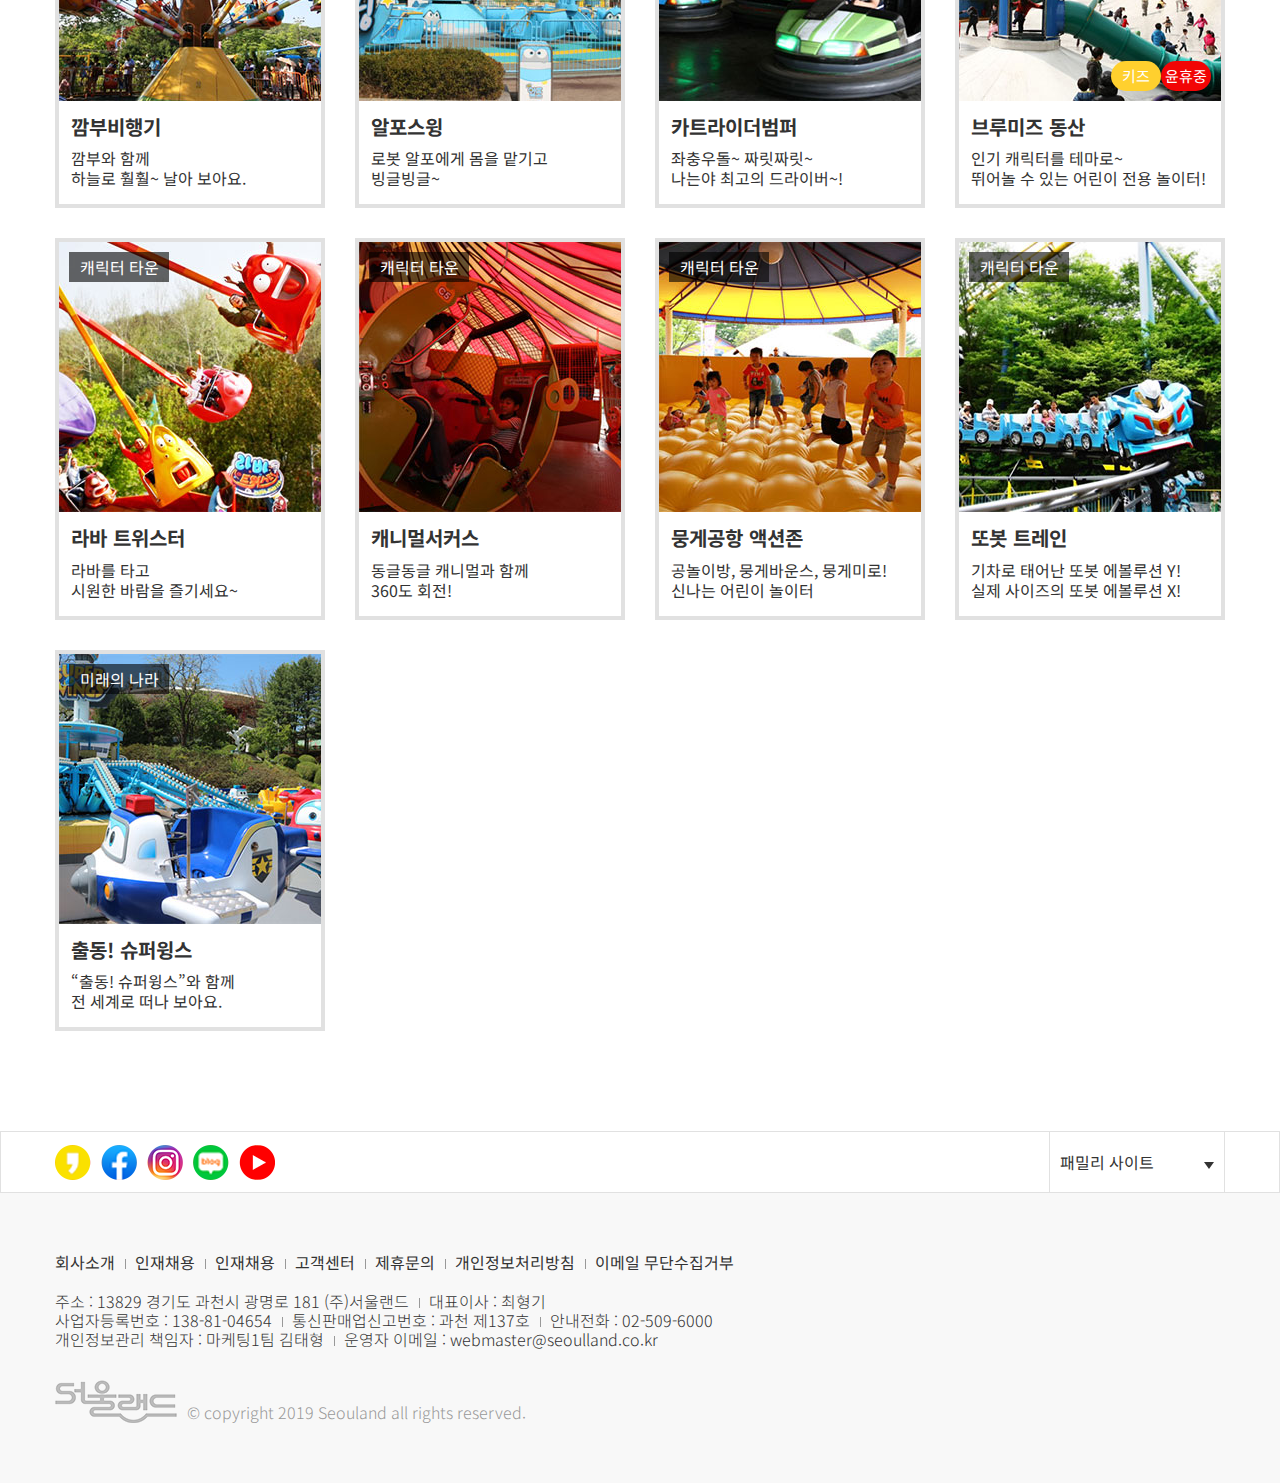
<file: sub/enjoy/course.html>
<!DOCTYPE html>
<html lang="ko" dir="ltr">
  <head>
    <meta charset="utf-8">
    <title>서울랜드 자연속 캐릭터 천국</title>
    <script src="https://cdnjs.cloudflare.com/ajax/libs/jquery/3.4.1/jquery.min.js"></script>
    <link rel="stylesheet" href="css/course.css">
    <script src="../../common/js/script.js"></script>
  </head>
  <body>
    <header id="header">
      <div class="util">
        <div class="inner">
          <a href="#" class="btnMall">
            <span>캐릭터 쇼핑몰</span>
          </a>
          <div class="utilTopMeun">
            <div class="login">
              <a href="../../login/login.html">로그인</a><a href="../../login/join01.html">회원가입</a>
            </div>
            <div class="lang">
              <a href="#" class="btnLang"><span>KOR</span></a>
              <ul class="langList">
                <li><a href="#">KOR</a></li>
                <li><a href="#">ENG</a></li>
                <li><a href="#">JPN</a></li>
                <li><a href="#">CHN</a></li>
              </ul>
            </div><!-- lang -->
          </div><!-- utilTopMeun -->
        </div>
      </div><!-- util -->
      <div class="headerTop">
        <div class="inner">
          <h1 class="logo"><a href="../../index.html"><img src="../../common/images/logo.png" alt="서울랜드 로고"></a></h1>
          <a href="#"><span>예매</span></a>
        </div>
      </div><!-- headerTop -->
      <nav id="gnbWrap">
        <div class="inner">
          <img src="../../common/images/btn_gnb_menu.png" alt="전체메뉴" class="allmenu">
          <ul id="gnb">
            <li>
              <a href="#">즐길거리</a>
              <ul class="dep2">
                <li><a href="course.html">추천코스</a></li>
                <li><a href="#">어트랙션</a></li>
                <li>
                  <a href="#">공연/전시</a>
                  <ul class="dep3">
                    <li><a href="#">공연</a></li>
                    <li><a href="#">전시</a></li>
                  </ul>
                </li>
                <li><a href="#">페스티벌</a></li>
                <li>
                  <a href="#">먹을거리</a>
                  <ul class="dep3">
                    <li><a href="#">식사</a></li>
                    <li><a href="#">스낵</a></li>
                  </ul>
                </li>
              </ul>
            </li>
            <li>
              <a href="#">요금&amp;할인혜택</a>
              <ul class="dep2">
                <li><a href="#">이용요금</a></li>
                <li><a href="#">할인프로모션</a></li>
                <li><a href="../price/card.html">제휴카드</a></li>
                <li>
                  <a href="#">연간회원</a>
                  <ul class="dep3">
                    <li><a href="#">서울랜드 연간회원</a></li>
                    <li><a href="#">둘모아 연관회원</a></li>
                    <li><a href="#">다모아 연간회원</a></li>
                    <li><a href="#">연간회원 약관</a></li>
                  </ul>
                </li>
              </ul>
            </li>
            <li>
              <a href="#">이용가이드</a>
              <ul class="dep2">
                <li><a href="#">운영시간</a></li>
                <li><a href="#">오시는길</a></li>
                <li><a href="../guide/facility.html">편의시설</a></li>
                <li><a href="#">가이드맵</a></li>
              </ul>
            </li>
            <li>
              <a href="#">단체 안내</a>
              <ul class="dep2">
                <li><a href="../group/student.html">학생단체</a></li>
                <li><a href="#">기업체행사</a></li>
                <li><a href="#">외국인단체</a></li>
                <li><a href="#">일반단체</a></li>
              </ul>
            </li>
            <li>
              <a href="#">고객서비스</a>
              <ul class="dep2">
                <li><a href="../customer/notice.html">공지사항</a></li>
                <li><a href="#">FAQ</a></li>
                <li>
                  <a href="#">고객소리함</a>
                  <ul class="dep3">
                    <li><a href="#">이용문의</a></li>
                    <li><a href="#">칭찬/불편/건의</a></li>
                    <li><a href="#">분실문 센터</a></li>
                  </ul>
                </li>
              </ul>
            </li>
          </ul><!-- gnb -->
          <a href="#" class="scr"><img src="../../common/images/btn_gnb_scr.png" alt="검색"></a>
          <div class="schArea">
            <div class="inner">
              <form>
                <div class="inputArea">
                  <input type="text" placeholder="검색어를 입력해주세요">
                  <a href="#"><img src="../../common/images/btn_such_such.png" alt="검색확인"></a>
                </div><!-- inputArea -->
                <div class="schEx">
                  <span>[ex]</span><span>어트랙션</span><span>티켓요금</span><span>페스티벌</span>
                </div>
                <button class="btnClose"><img src="../../common/images/btn_such_close.png" alt="검색창 닫기"></button>
              </form>
            </div>
          </div><!-- schArea -->
        </div><!-- inner -->
      </nav><!-- gnbWrap -->
      <div class="subMenuBg"></div>
    </header>
    <div id="container">
      <div class="tit_bg">
        <h2>즐길거리</h2>
      </div>
      <div class="inner">
        <div class="sub_nav_wrap">
          <ul class="sub_nav">
            <li class="home"><a href="../../index.html">Home</a></li>
            <li class="gnb1 sub_gnb">
              <a href="#">즐길거리</a>
              <ul class="sub_gnb1">
                <li><a href="#">요금&amp;할인혜택</a></li>
                <li><a href="#">이용가이드</a></li>
                <li><a href="#">단체 안내</a></li>
                <li><a href="#">고객서비스</a></li>
              </ul>
            </li>
            <li class="gnb2 sub_gnb">
              <a href="course.html">추천코스</a>
              <ul class="sub_gnb1">
                <li><a href="#">어트랙션</a></li>
                <li><a href="#">공연/전시</a></li>
                <li><a href="#">페스티벌</a></li>
                <li><a href="#">먹을거리</a></li>
              </ul>
            </li>
          </ul>
        </div>
        <div class="sub_contents">
          <h3>추천코스</h3>
          <ul class="tab_menu">
            <li class="on"><a href="#" data-tab="tab_con1"><span class="txt1">CHARACTER</span><span class="txt2">캐릭터 코스</span><span class="ico"></span></a></li>
            <li><a href="#" data-tab="tab_con2"><span class="txt1">FAMILY</span><span class="txt2">가족 코스</span><span class="ico"></span></a></li>
            <li><a href="#" data-tab="tab_con3"><span class="txt1">CHILDREN</span><span class="txt2">어린이 코스</span><span class="ico"></span></a></li>
            <li><a href="#" data-tab="tab_con4"><span class="txt1">LOVER</span><span class="txt2">연인 코스</span><span class="ico"></span></a></li>
            <li><a href="#" data-tab="tab_con5"><span class="txt1">FRIEND</span><span class="txt2">우정 코스</span><span class="ico"></span></a></li>
            <li><a href="#" data-tab="tab_con6"><span class="txt1">RAINY DAY</span><span class="txt2">우산 코스</span><span class="ico"></span></a></li>
          </ul>
          <div class="tab_con_wrap">
            <div id="tab_con1" class="tab_con">
              <ol class="attract_list">
                <li class="first_list">
                  <a href="#">
                    <span class="locate">캐릭터 타운</span>
                    <span class="txt_wrap">
                      <span class="tit">티키톡 열차</span>
                      <span class="txt">
                        시속 16km의 어린이와 함께 즐기는<br>롤러 코스터
                      </span>
                    </span>
                  </a>
                </li>
                <li>
                  <a href="#">
                    <span class="locate">캐릭터 타운</span>
                    <span class="info">
                      <span class="kids">키즈</span>
                    </span>
                    <span class="txt_wrap">
                      <span class="tit">터닝메카트 고!범퍼카</span>
                      <span class="txt">
                        터닝메카드 서울랜드 출동!!<br>어린이 전용 범퍼카
                      </span>
                    </span>
                  </a>
                </li>
                <li>
                  <a href="#">
                    <span class="locate">캐릭터 타운</span>
                    <span class="txt_wrap">
                      <span class="tit">터닝메카드 레이싱</span>
                      <span class="txt">
                        하늘을 나는<br>터닝메카드 레이싱을 즐겨보세요!
                      </span>
                    </span>
                  </a>
                </li>
                <li>
                  <a href="#">
                    <span class="locate">캐릭터 타운</span>
                    <span class="info">
                      <span class="kids">키즈</span>
                      <span class="cancel">윤휴중</span>
                    </span>
                    <span class="txt_wrap">
                      <span class="tit">구름빵</span>
                      <span class="txt">
                        "홍비" "홍시" 를 타고<br>하늘을 두둥실~  떠올라보아요.
                      </span>
                    </span>
                  </a>
                </li>

                <li class="first_list">
                  <a href="#">
                    <span class="locate">캐릭터 타운</span>
                    <span class="txt_wrap">
                      <span class="tit">깜부비행기</span>
                      <span class="txt">
                        깜부와 함께<br>하늘로 훨훨~ 날아 보아요.
                      </span>
                    </span>
                  </a>
                </li>
                <li>
                  <a href="#">
                    <span class="locate">캐릭터 타운</span>
                    <span class="txt_wrap">
                      <span class="tit">알포스윙</span>
                      <span class="txt">
                        로봇 알포에게 몸을 맡기고<br>빙글빙글~
                      </span>
                    </span>
                  </a>
                </li>
                <li>
                  <a href="#">
                    <span class="locate">캐릭터 타운</span>
                    <span class="txt_wrap">
                      <span class="tit">카트라이더범퍼</span>
                      <span class="txt">
                        좌충우돌~ 짜릿짜릿~<br>나는야 최고의 드라이버~!
                      </span>
                    </span>
                  </a>
                </li>
                <li>
                  <a href="#">
                    <span class="locate">캐릭터 타운</span>
                    <span class="info">
                      <span class="kids">키즈</span>
                      <span class="cancel">윤휴중</span>
                    </span>
                    <span class="txt_wrap">
                      <span class="tit">브루미즈 동산</span>
                      <span class="txt">
                        인기 캐릭터를 테마로~<br>뛰어놀 수 있는 어린이 전용 놀이터!
                      </span>
                    </span>
                  </a>
                </li>

                <li class="first_list">
                  <a href="#">
                    <span class="locate">캐릭터 타운</span>
                    <span class="txt_wrap">
                      <span class="tit">라바 트위스터</span>
                      <span class="txt">
                        라바를 타고<br>시원한 바람을 즐기세요~
                      </span>
                    </span>
                  </a>
                </li>
                <li>
                  <a href="#">
                    <span class="locate">캐릭터 타운</span>
                    <span class="txt_wrap">
                      <span class="tit">캐니멀서커스</span>
                      <span class="txt">
                        동글동글 캐니멀과 함께<br>360도 회전!
                      </span>
                    </span>
                  </a>
                </li>
                <li>
                  <a href="#">
                    <span class="locate">캐릭터 타운</span>
                    <span class="txt_wrap">
                      <span class="tit">뭉게공항 액션존</span>
                      <span class="txt">
                        공놀이방, 뭉게바운스, 뭉게미로!<br>신나는 어린이 놀이터
                      </span>
                    </span>
                  </a>
                </li>
                <li>
                  <a href="#">
                    <span class="locate">캐릭터 타운</span>
                    <span class="txt_wrap">
                      <span class="tit">또봇 트레인</span>
                      <span class="txt">
                        기차로 태어난 또봇 에볼루션 Y!<br>실제 사이즈의 또봇 에볼루션 X!
                      </span>
                    </span>
                  </a>
                </li>

                <li class="first_list">
                  <a href="#">
                    <span class="locate">미래의 나라</span>
                    <span class="txt_wrap">
                      <span class="tit">출동! 슈퍼윙스</span>
                      <span class="txt">
                        “출동! 슈퍼윙스”와 함께<br>전 세계로 떠나 보아요.
                      </span>
                    </span>
                  </a>
                </li>
              </ol>
            </div><!-- tabCon1 -->
            <div id="tab_con2" class="tab_con">
              <ol class="attract_list">
                <li class="first_list">
                  <a href="#">
                    <span class="locate">세계의 광장</span>
                    <span class="info">
                      <span class="kids">키즈</span>
                      <span class="cancel">윤휴중</span>
                    </span>
                    <span class="txt_wrap">
                      <span class="tit">키즈랜드</span>
                      <span class="txt">
                        바다 위 둥둥 떠있는 배를 타고<br>떠나는 신나는 모험!
                      </span>
                    </span>
                  </a>
                </li>
                <li>
                  <a href="#">
                    <span class="locate">모험의 나라</span>
                    <span class="info">
                      <span class="cancel">윤휴중</span>
                    </span>
                    <span class="txt_wrap">
                      <span class="tit">해적소굴</span>
                      <span class="txt">
                        깜깜한 해적소굴 속에서<br>숨어있는 과녁을 탕! 탕!
                      </span>
                    </span>
                  </a>
                </li>
                <li>
                  <a href="#">
                    <span class="locate">모험의 나라</span>
                    <span class="txt_wrap">
                      <span class="tit">급류타기</span>
                      <span class="txt">
                        통나무배를 타고 급류를 지나<br>9m 높이에서 낙하하는 스릴!
                      </span>
                    </span>
                  </a>
                </li>
                <li>
                  <a href="#">
                    <span class="locate">캐릭터 타운</span>
                    <span class="txt_wrap">
                      <span class="tit">티키톡 열차</span>
                      <span class="txt">
                        시속 16km의 어린이와 함께 즐기는<br>롤러 코스터
                      </span>
                    </span>
                  </a>
                </li>

                <li class="first_list">
                  <a href="#">
                    <span class="locate">캐릭터 타운</span>
                    <span class="txt_wrap">
                      <span class="tit">터닝메카드 레이싱</span>
                      <span class="txt">
                        하늘을 나는<br>터닝메카드 레이싱을 즐겨보세요!
                      </span>
                    </span>
                  </a>
                </li>
                <li>
                  <a href="#">
                    <span class="locate">캐릭터 타운</span>
                    <span class="txt_wrap">
                      <span class="tit">피터팬</span>
                      <span class="txt">
                        피터팬과 함께 빙글빙글~<br>동화 속 여행을 함께 떠나보아요.
                      </span>
                    </span>
                  </a>
                </li>
                <li>
                  <a href="#">
                    <span class="locate">캐릭터 타운</span>
                    <span class="txt_wrap">
                      <span class="tit">빅회전목마</span>
                      <span class="txt">
                        회전목마를 타고 떠나는<br>환상의 나라 여행
                      </span>
                    </span>
                  </a>
                </li>
                <li>
                  <a href="#">
                    <span class="locate">캐릭터 타운</span>
                    <span class="txt_wrap">
                      <span class="tit">카트라이더범퍼</span>
                      <span class="txt">
                        좌충우돌~ 짜릿짜릿~<br>나는야 최고의 드라이버~
                      </span>
                    </span>
                  </a>
                </li>

                <li class="first_list">
                  <a href="#">
                    <span class="locate">캐릭터 타운</span>
                    <span class="txt_wrap">
                      <span class="tit">알포스윙</span>
                      <span class="txt">
                        로봇 알포에게 몸을 맡기고<br>빙글빙글~
                      </span>
                    </span>
                  </a>
                </li>
                <li>
                  <a href="#">
                    <span class="locate">캐릭터 타운</span>
                    <span class="info">
                      <span class="kids">키즈</span>
                      <span class="cancel">윤휴중</span>
                    </span>
                    <span class="txt_wrap">
                      <span class="tit">브루미즈 동산</span>
                      <span class="txt">
                        인기 캐릭터를 테마로~<br>뛰어놀 수 있는 어린이 전용 놀이터!
                      </span>
                    </span>
                  </a>
                </li>
                <li>
                  <a href="#">
                    <span class="locate">캐릭터 타운</span>
                    <span class="txt_wrap">
                      <span class="tit">라바 트위스터</span>
                      <span class="txt">
                        라바를 타고<br>시원한 바람을 즐기세요~
                      </span>
                    </span>
                  </a>
                </li>
                <li>
                  <a href="#">
                    <span class="locate">캐릭터 타운</span>
                    <span class="txt_wrap">
                      <span class="tit">또봇 트레인</span>
                      <span class="txt">
                        기차로 태어난 또봇 에볼루션 Y!<br>실제 사이즈의 또봇 에볼루션 X!
                      </span>
                    </span>
                  </a>
                </li>

                <li class="first_list">
                  <a href="#">
                    <span class="locate">미래의 나라</span>
                    <span class="txt_wrap">
                      <span class="tit">둥실 비행선</span>
                      <span class="txt">
                        비행선을 타고 둥실~ 둥실~<br>바람 따라 구름 따라 여행을 떠나요.
                      </span>
                    </span>
                  </a>
                </li>
                <li>
                  <a href="#">
                    <span class="locate">미래의 나라</span>
                    <span class="txt_wrap">
                      <span class="tit">달나라열차</span>
                      <span class="txt">
                        귀여운 동물 모양의 롤러코스터<br>누구에게나 즐거운 달나라 열차~
                      </span>
                    </span>
                  </a>
                </li>
                <li>
                  <a href="#">
                    <span class="locate">미래의 나라</span>
                    <span class="info">
                      <span class="cancel">윤휴중</span>
                    </span>
                    <span class="txt_wrap">
                      <span class="tit">춤추는 요술집</span>
                      <span class="txt">
                        흔들흔들~ 아슬아슬~<br>음악에 맞춰 춤을 추는 요술집
                      </span>
                    </span>
                  </a>
                </li>
                <li>
                  <a href="#">
                    <span class="locate">미래의 나라</span>
                    <span class="txt_wrap">
                      <span class="tit">타임머신 5D 360</span>
                      <span class="txt">
                        온몸을 관통하는<br>짜릿한 수퍼 5D 입체영상
                      </span>
                    </span>
                  </a>
                </li>

                <li class="first_list">
                  <a href="#">
                    <span class="locate">미래의 나라</span>
                    <span class="txt_wrap">
                      <span class="tit">4D 깜짝모험관</span>
                      <span class="txt">
                        영상으로 즐기는 3D영상과<br>온몸으로 경험하는 4D의 멀티 효과!
                      </span>
                    </span>
                  </a>
                </li>
                <li>
                  <a href="#">
                    <span class="locate">미래의 나라</span>
                    <span class="txt_wrap">
                      <span class="tit">착각의 집</span>
                      <span class="txt">
                        벽이 튀어나오는 초대형 매직아이!<br>착시 현상을 경험해 보세요
                      </span>
                    </span>
                  </a>
                </li>
                <li>
                  <a href="#">
                    <span class="locate">삼천리 동산</span>
                    <span class="info">
                      <span class="kids">키즈</span>
                    </span>
                    <span class="txt_wrap">
                      <span class="tit">베스트 키즈</span>
                      <span class="txt">
                        400평 대규모 아이들이<br>마음껏 뛰놀 수 있는 실내놀이 시설
                      </span>
                    </span>
                  </a>
                </li>
              </ol>
            </div><!-- tabCon2 -->
            <div id="tab_con3" class="tab_con">
              <ol class="attract_list">
                <li class="first_list">
                  <a href="#">
                    <span class="locate">세계의 광장</span>
                    <span class="info">
                      <span class="kids">키즈</span>
                      <span class="cancel">윤휴중</span>
                    </span>
                    <span class="txt_wrap">
                      <span class="tit">키즈랜드</span>
                      <span class="txt">
                        바다 위 둥둥 떠있는 배를 타고<br>떠나는 신나는 모험!
                      </span>
                    </span>
                  </a>
                </li>
                <li>
                  <a href="#">
                    <span class="locate">캐릭터 타운</span>
                    <span class="info">
                      <span class="kids">키즈</span>
                    </span>
                    <span class="txt_wrap">
                      <span class="tit">터닝메카트 고!범퍼카</span>
                      <span class="txt">
                        터닝메카드 서울랜드 출동!!<br>어린이 전용 범퍼카
                      </span>
                    </span>
                  </a>
                </li>
                <li>
                  <a href="#">
                    <span class="locate">캐릭터 타운</span>
                    <span class="txt_wrap">
                      <span class="tit">빅회전목마</span>
                      <span class="txt">
                        회전목마를 타고 떠나는<br>환상의 나라 여행
                      </span>
                    </span>
                  </a>
                </li>
                <li>
                  <a href="#">
                    <span class="locate">캐릭터 타운</span>
                    <span class="info">
                      <span class="kids">키즈</span>
                      <span class="cancel">윤휴중</span>
                    </span>
                    <span class="txt_wrap">
                      <span class="tit">구름빵</span>
                      <span class="txt">
                        "홍비" "홍시" 를 타고<br>하늘을 두둥실~  떠올라보아요.
                      </span>
                    </span>
                  </a>
                </li>

                <li class="first_list">
                  <a href="#">
                    <span class="locate">캐릭터 타운</span>
                    <span class="txt_wrap">
                      <span class="tit">깜부비행기</span>
                      <span class="txt">
                        깜부와 함께<br>하늘로 훨훨~ 날아 보아요.
                      </span>
                    </span>
                  </a>
                </li>
                <li>
                  <a href="#">
                    <span class="locate">캐릭터 타운</span>
                    <span class="info">
                      <span class="kids">키즈</span>
                      <span class="cancel">윤휴중</span>
                    </span>
                    <span class="txt_wrap">
                      <span class="tit">브루미즈 동산</span>
                      <span class="txt">
                        인기 캐릭터를 테마로~<br>뛰어놀 수 있는 어린이 전용 놀이터!
                      </span>
                    </span>
                  </a>
                </li>
                <li>
                  <a href="#">
                    <span class="locate">캐릭터 타운</span>
                    <span class="txt_wrap">
                      <span class="tit">뭉게공항 액션존</span>
                      <span class="txt">
                        공놀이방, 뭉게바운스, 뭉게미로!<br>신나는 어린이 놀이터
                      </span>
                    </span>
                  </a>
                </li>
                <li>
                  <a href="#">
                    <span class="locate">캐릭터 타운</span>
                    <span class="txt_wrap">
                      <span class="tit">도레미악단</span>
                      <span class="txt">
                        악기들을 타고 빙글빙글~<br>악기를 타고 음악여행을 떠나세요.
                      </span>
                    </span>
                  </a>
                </li>

                <li class="first_list">
                  <a href="#">
                    <span class="locate">미래의 나라</span>
                    <span class="info">
                      <span class="kids">키즈</span>
                      <span class="cancel">윤휴중</span>
                    </span>
                    <span class="txt_wrap">
                      <span class="tit">붕붕카</span>
                      <span class="txt">
                        멋진 자동차를 타고<br>레일 따라 운전해요~ 붕붕!
                      </span>
                    </span>
                  </a>
                </li>
                <li>
                  <a href="#">
                    <span class="locate">미래의 나라</span>
                    <span class="txt_wrap">
                      <span class="tit">둥실 비행선</span>
                      <span class="txt">
                        비행선을 타고 둥실~ 둥실~<br>바람 따라 구름 따라 여행을 떠나요.
                      </span>
                    </span>
                  </a>
                </li>
                <li>
                  <a href="#">
                    <span class="locate">미래의 나라</span>
                    <span class="info">
                      <span class="cancel">윤휴중</span>
                    </span>
                    <span class="txt_wrap">
                      <span class="tit">춤추는 요술집</span>
                      <span class="txt">
                        흔들흔들~ 아슬아슬~<br>음악에 맞춰 춤을 추는 요술집
                      </span>
                    </span>
                  </a>
                </li>
                <li>
                  <a href="#">
                    <span class="locate">미래의 나라</span>
                    <span class="txt_wrap">
                      <span class="tit">타임머신 5D 360</span>
                      <span class="txt">
                        온몸을 관통하는<br>짜릿한 수퍼 5D 입체영상
                      </span>
                    </span>
                  </a>
                </li>

                <li class="first_list">
                  <a href="#">
                    <span class="locate">미래의 나라</span>
                    <span class="info">
                      <span class="kids">키즈</span>
                    </span>
                    <span class="txt_wrap">
                      <span class="tit">개구리만세</span>
                      <span class="txt">
                        어린이를 위한 샷드롭!<br>개구리가 하늘 높이 폴짝 폴짝~!
                      </span>
                    </span>
                  </a>
                </li>
                <li>
                  <a href="#">
                    <span class="locate">미래의 나라</span>
                    <span class="info">
                      <span class="kids">키즈</span>
                    </span>
                    <span class="txt_wrap">
                      <span class="tit">미니바이킹</span>
                      <span class="txt">
                        배를 타고 앞, 뒤로 움직이는<br>유아용 바이킹!
                      </span>
                    </span>
                  </a>
                </li>
                <li>
                  <a href="#">
                    <span class="locate">미래의 나라</span>
                    <span class="txt_wrap">
                      <span class="tit">4D 깜짝모험관</span>
                      <span class="txt">
                        영상으로 즐기는 3D영상과<br>온몸으로 경험하는 4D의 멀티 효과!
                      </span>
                    </span>
                  </a>
                </li>
                <li>
                  <a href="#">
                    <span class="locate">삼천리 동산</span>
                    <span class="txt_wrap">
                      <span class="tit">베스트 키즈</span>
                      <span class="txt">
                        400평 대규모 아이들이<br>마음껏 뛰놀 수 있는 실내놀이 시설
                      </span>
                    </span>
                  </a>
                </li>
              </ol>
            </div><!-- tabCon3 -->
            <div id="tab_con4" class="tab_con">
              <ol class="attract_list">
                <li class="first_list">
                  <a href="#">
                    <span class="locate">모험의 나라</span>
                    <span class="txt_wrap">
                      <span class="tit">킹바이킹</span>
                      <span class="txt">
                        거대한 해적선이<br>하늘을 가르며 휘~~잉!
                      </span>
                    </span>
                  </a>
                </li>
                <li>
                  <a href="#">
                    <span class="locate">모험의 나라</span>
                    <span class="txt_wrap">
                      <span class="tit">급류타기</span>
                      <span class="txt">
                        통나무배를 타고 급류를 지나<br>9m 높이에서 낙하하는 스릴!
                      </span>
                    </span>
                  </a>
                </li>
                <li>
                  <a href="#">
                    <span class="locate">캐릭터 타운</span>
                    <span class="txt_wrap">
                      <span class="tit">빅회전목마</span>
                      <span class="txt">
                        회전목마를 타고 떠나는<br>환상의 나라 여행
                      </span>
                    </span>
                  </a>
                </li>
                <li>
                  <a href="#">
                    <span class="locate">캐릭터 타운</span>
                    <span class="txt_wrap">
                      <span class="tit">카트라이더범퍼</span>
                      <span class="txt">
                        좌충우돌~ 짜릿짜릿~<br>나는야 최고의 드라이버~
                      </span>
                    </span>
                  </a>
                </li>

                <li class="first_list">
                  <a href="#">
                    <span class="locate">캐릭터 타운</span>
                    <span class="txt_wrap">
                      <span class="tit">라바 트위스터</span>
                      <span class="txt">
                        라바를 타고<br>시원한 바람을 즐기세요~
                      </span>
                    </span>
                  </a>
                </li>
                <li>
                  <a href="#">
                    <span class="locate">미래의 나라</span>
                    <span class="txt_wrap">
                      <span class="tit">블랙홀 2000</span>
                      <span class="txt">
                        트위스트 2번, 곤두박질 7번~<br>짜릿한 쾌감의 롤러코스터
                      </span>
                    </span>
                  </a>
                </li>
                <li>
                  <a href="#">
                    <span class="locate">미래의 나라</span>
                    <span class="txt_wrap">
                      <span class="tit">록카페</span>
                      <span class="txt">
                        의자 전체에 지붕이 씌우어지면<br>뽀뽀타임 쪽~
                      </span>
                    </span>
                  </a>
                </li>
                <li>
                  <a href="#">
                    <span class="locate">미래의 나라</span>
                    <span class="txt_wrap">
                      <span class="tit">은하열차 888</span>
                      <span class="txt">
                        360도 연속회전과 아슬아슬 터널을<br>통과하는 스릴 롤러코스터
                      </span>
                    </span>
                  </a>
                </li>

                <li class="first_list">
                  <a href="#">
                    <span class="locate">미래의 나라</span>
                    <span class="info">
                      <span class="cancel">윤휴중</span>
                    </span>
                    <span class="txt_wrap">
                      <span class="tit">스카이엑스</span>
                      <span class="txt">
                        케이블 하나에 매달려<br>상공 50m 높이에서 낙하!
                      </span>
                    </span>
                  </a>
                </li>
                <li>
                  <a href="#">
                    <span class="locate">미래의 나라</span>
                    <span class="txt_wrap">
                      <span class="tit">타임머신 5D 360</span>
                      <span class="txt">
                        온몸을 관통하는<br>짜릿한 수퍼 5D 입체영상
                      </span>
                    </span>
                  </a>
                </li>
                <li>
                  <a href="#">
                    <span class="locate">삼천리 동산</span>
                    <span class="txt_wrap">
                      <span class="tit">도깨비 바람</span>
                      <span class="txt">
                        360도 회전하며<br>아찔한 공중 6회전을!
                      </span>
                    </span>
                  </a>
                </li>
                <li>
                  <a href="#">
                    <span class="locate">삼천리 동산</span>
                    <span class="txt_wrap">
                      <span class="tit">귀신동굴</span>
                      <span class="txt">
                        지하동굴에서 펼쳐지는<br>으시시~ 등골이 오싹한 공포의 세계
                      </span>
                    </span>
                  </a>
                </li>
              </ol>
            </div><!-- tabCon4 -->
            <div id="tab_con5" class="tab_con">
              <ol class="attract_list">
                <li class="first_list">
                  <a href="#">
                    <span class="locate">세계의 광장</span>
                    <span class="txt_wrap">
                      <span class="tit">터닝메카드 레이싱</span>
                      <span class="txt">
                        하늘을 나는<br>터닝메카드 레이싱을 즐겨보세요!
                      </span>
                    </span>
                  </a>
                </li>
                <li>
                  <a href="#">
                    <span class="locate">모험의 나라</span>
                    <span class="txt_wrap">
                      <span class="tit">킹바이킹</span>
                      <span class="txt">
                        거대한 해적선이<br>하늘을 가르며 휘~~잉!
                      </span>
                    </span>
                  </a>
                </li>
                <li>
                  <a href="#">
                    <span class="locate">모험의 나라</span>
                    <span class="txt_wrap">
                      <span class="tit">급류타기</span>
                      <span class="txt">
                        통나무배를 타고 급류를 지나<br>9m 높이에서 낙하하는 스릴!
                      </span>
                    </span>
                  </a>
                </li>
                <li>
                  <a href="#">
                    <span class="locate">캐릭터 타운</span>
                    <span class="txt_wrap">
                      <span class="tit">카트라이더범퍼</span>
                      <span class="txt">
                        좌충우돌~ 짜릿짜릿~<br>나는야 최고의 드라이버~
                      </span>
                    </span>
                  </a>
                </li>

                <li class="first_list">
                  <a href="#">
                    <span class="locate">캐릭터 타운</span>
                    <span class="txt_wrap">
                      <span class="tit">알포스윙</span>
                      <span class="txt">
                        로봇 알포에게 몸을 맡기고<br>빙글빙글~
                      </span>
                    </span>
                  </a>
                </li>
                <li>
                  <a href="#">
                    <span class="locate">캐릭터 타운</span>
                    <span class="txt_wrap">
                      <span class="tit">라바 트위스터</span>
                      <span class="txt">
                        라바를 타고<br>시원한 바람을 즐기세요~
                      </span>
                    </span>
                  </a>
                </li>
                <li>
                  <a href="#">
                    <span class="locate">캐릭터 타운</span>
                    <span class="txt_wrap">
                      <span class="tit">캐니멀서커스</span>
                      <span class="txt">
                        동글동글 캐니멀과 함께<br>360도 회전!
                      </span>
                    </span>
                  </a>
                </li>
                <li>
                  <a href="#">
                    <span class="locate">캐릭터 타운</span>
                    <span class="info">
                      <span class="cancel">윤휴중</span>
                    </span>
                    <span class="txt_wrap">
                      <span class="tit">하이롤러</span>
                      <span class="txt">
                        타원형 레일을 따라<br>360도 회전~
                      </span>
                    </span>
                  </a>
                </li>

                <li class="first_list">
                  <a href="#">
                    <span class="locate">미래의 나라</span>
                    <span class="info">
                      <span class="cancel">윤휴중</span>
                    </span>
                    <span class="txt_wrap">
                      <span class="tit">월드컵</span>
                      <span class="txt">
                        10개의 축구공 모양 접시가<br>하늘로 치솟아 빙글빙글~
                      </span>
                    </span>
                  </a>
                </li>
                <li>
                  <a href="#">
                    <span class="locate">미래의 나라</span>
                    <span class="info">
                      <span class="cancel">윤휴중</span>
                    </span>
                    <span class="txt_wrap">
                      <span class="tit">엑스 플라이어</span>
                      <span class="txt">
                        하늘을 나는 두개의 우주선이<br>360도 교차 회전~
                      </span>
                    </span>
                  </a>
                </li>
                <li>
                  <a href="#">
                    <span class="locate">미래의 나라</span>
                    <span class="txt_wrap">
                      <span class="tit">블랙홀 2000</span>
                      <span class="txt">
                        트위스트 2번, 곤두박질 7번~<br>짜릿한 쾌감의 롤러코스터
                      </span>
                    </span>
                  </a>
                </li>
                <li>
                  <a href="#">
                    <span class="locate">미래의 나라</span>
                    <span class="txt_wrap">
                      <span class="tit">은하열차 888</span>
                      <span class="txt">
                        360도 연속회전과 아슬아슬 터널을<br>통과하는 스릴 롤러코스터
                      </span>
                    </span>
                  </a>
                </li>

                <li class="first_list">
                  <a href="#">
                    <span class="locate">미래의 나라</span>
                    <span class="info">
                      <span class="cancel">윤휴중</span>
                    </span>
                    <span class="txt_wrap">
                      <span class="tit">스카이엑스</span>
                      <span class="txt">
                        케이블 하나에 매달려<br>상공 50m 높이에서 낙하!
                      </span>
                    </span>
                  </a>
                </li>
                <li>
                  <a href="#">
                    <span class="locate">미래의 나라</span>
                    <span class="info">
                      <span class="cancel">윤휴중</span>
                    </span>
                    <span class="txt_wrap">
                      <span class="tit">샷드롭</span>
                      <span class="txt">
                        시속 85km의 무서운 속도로<br>52m 수직 상승!
                      </span>
                    </span>
                  </a>
                </li>
                <li>
                  <a href="#">
                    <span class="locate">미래의 나라</span>
                    <span class="txt_wrap">
                      <span class="tit">4D 깜짝모험관</span>
                      <span class="txt">
                        영상으로 즐기는 3D영상과<br>온몸으로 경험하는 4D의 멀티 효과!
                      </span>
                    </span>
                  </a>
                </li>
                <li>
                  <a href="#">
                    <span class="locate">삼천리 동산</span>
                    <span class="txt_wrap">
                      <span class="tit">도깨비 바람</span>
                      <span class="txt">
                        360도 회전하며<br>아찔한 공중 6회전을!
                      </span>
                    </span>
                  </a>
                </li>

                <li class="first_list">
                  <a href="#">
                    <span class="locate">삼천리 동산</span>
                    <span class="txt_wrap">
                      <span class="tit">귀신동굴</span>
                      <span class="txt">
                        지하동굴에서 펼쳐지는<br>으시시~ 등골이 오싹한 공포의 세계
                      </span>
                    </span>
                  </a>
                </li>
              </ol>
            </div><!-- tabCon5 -->
            <div id="tab_con6" class="tab_con">
              <ol class="attract_list">
                <li class="first_list">
                  <a href="#">
                    <span class="locate">세계의 광장</span>
                    <span class="info">
                      <span class="kids">키즈</span>
                      <span class="cancel">윤휴중</span>
                    </span>
                    <span class="txt_wrap">
                      <span class="tit">키즈랜드</span>
                      <span class="txt">
                        바다 위 둥둥 떠있는 배를 타고<br>떠나는 신나는 모험!
                      </span>
                    </span>
                  </a>
                </li>
                <li>
                  <a href="#">
                    <span class="locate">모험의 나라</span>
                    <span class="info">
                      <span class="cancel">윤휴중</span>
                    </span>
                    <span class="txt_wrap">
                      <span class="tit">해적소굴</span>
                      <span class="txt">
                        깜깜한 해적소굴 속에서<br>숨어있는 과녁을 탕! 탕!
                      </span>
                    </span>
                  </a>
                </li>
                <li>
                  <a href="#">
                    <span class="locate">캐릭터 타운</span>
                    <span class="info">
                      <span class="kids">키즈</span>
                    </span>
                    <span class="txt_wrap">
                      <span class="tit">터닝메카트 고!범퍼카</span>
                      <span class="txt">
                        터닝메카드 서울랜드 출동!!<br>어린이 전용 범퍼카
                      </span>
                    </span>
                  </a>
                </li>
                <li>
                  <a href="#">
                    <span class="locate">캐릭터 타운</span>
                    <span class="txt_wrap">
                      <span class="tit">빅회전목마</span>
                      <span class="txt">
                        회전목마를 타고 떠나는<br>환상의 나라 여행
                      </span>
                    </span>
                  </a>
                </li>

                <li class="first_list">
                  <a href="#">
                    <span class="locate">캐릭터 타운</span>
                    <span class="txt_wrap">
                      <span class="tit">뭉게공항 액션존</span>
                      <span class="txt">
                        공놀이방, 뭉게바운스, 뭉게미로!<br>신나는 어린이 놀이터
                      </span>
                    </span>
                  </a>
                </li>
                <li>
                  <a href="#">
                    <span class="locate">캐릭터 타운</span>
                    <span class="txt_wrap">
                      <span class="tit">캐니멀서커스</span>
                      <span class="txt">
                        동글동글 캐니멀과 함께<br>360도 회전!
                      </span>
                    </span>
                  </a>
                </li>
                <li>
                  <a href="#">
                    <span class="locate">캐릭터 타운</span>
                    <span class="txt_wrap">
                      <span class="tit">도레미악단</span>
                      <span class="txt">
                        악기들을 타고 빙글빙글~<br>악기를 타고 음악여행을 떠나세요.
                      </span>
                    </span>
                  </a>
                </li>
                <li>
                  <a href="#">
                    <span class="locate">캐릭터 타운</span>
                    <span class="txt_wrap">
                      <span class="tit">록카페</span>
                      <span class="txt">
                        의자 전체에 지붕이 씌우어지면<br>뽀뽀타임 쪽~
                      </span>
                    </span>
                  </a>
                </li>

                <li class="first_list">
                  <a href="#">
                    <span class="locate">미래의 나라</span>
                    <span class="info">
                      <span class="cancel">윤휴중</span>
                    </span>
                    <span class="txt_wrap">
                      <span class="tit">춤추는 요술집</span>
                      <span class="txt">
                        흔들흔들~ 아슬아슬~<br>음악에 맞춰 춤을 추는 요술집
                      </span>
                    </span>
                  </a>
                </li>
                <li>
                  <a href="#">
                    <span class="locate">미래의 나라</span>
                    <span class="txt_wrap">
                      <span class="tit">타임머신 5D 360</span>
                      <span class="txt">
                        온몸을 관통하는<br>짜릿한 수퍼 5D 입체영상
                      </span>
                    </span>
                  </a>
                </li>
                <li>
                  <a href="#">
                    <span class="locate">미래의 나라</span>
                    <span class="txt_wrap">
                      <span class="tit">4D 깜짝모험관</span>
                      <span class="txt">
                        영상으로 즐기는 3D영상과<br>온몸으로 경험하는 4D의 멀티 효과!
                      </span>
                    </span>
                  </a>
                </li>
                <li>
                  <a href="#">
                    <span class="locate">미래의 나라</span>
                    <span class="txt_wrap">
                      <span class="tit">착각의 집</span>
                      <span class="txt">
                        벽이 튀어나오는 초대형 매직아이!<br>착시 현상을 경험해 보세요
                      </span>
                    </span>
                  </a>
                </li>

                <li class="first_list">
                  <a href="#">
                    <span class="locate">삼천리 동산</span>
                    <span class="txt_wrap">
                      <span class="tit">귀신동굴</span>
                      <span class="txt">
                        지하동굴에서 펼쳐지는<br>으시시~ 등골이 오싹한 공포의 세계
                      </span>
                    </span>
                  </a>
                </li>
                <li>
                  <a href="#">
                    <span class="locate">삼천리 동산</span>
                    <span class="info">
                      <span class="kids">키즈</span>
                    </span>
                    <span class="txt_wrap">
                      <span class="tit">베스트 키즈</span>
                      <span class="txt">
                        400평 대규모 아이들이<br>마음껏 뛰놀 수 있는 실내놀이 시설
                      </span>
                    </span>
                  </a>
                </li>
              </ol>
            </div><!-- tabCon6 -->
          </div><!-- tab_con_wrap -->
        </div>
      </div>
    </div>
    <footer id="footer">
      <div class="fooderTop">
        <div class="inner">
          <div class="sns">
            <ul>
              <li><a href="#">페이스북 바로가기</a></li>
              <li><a href="#">트위터 바로가기</a></li>
              <li><a href="#">인스타그램 바로가기</a></li>
              <li><a href="#">블로그 바로가기</a></li>
              <li><a href="#">유튜브 바로가기</a></li>
            </ul>
          </div>
          <div class="familysite">
            <a href="#" class="btnFamily"><span>패밀리 사이트</span></a>
            <ul class="familyList">
              <li><a href="#">캘리포티아피자치킨</a></li>
              <li><a href="#">로즈힐</a></li>
            </ul>
          </div>
        </div>
      </div><!-- fooderTop -->
      <div class="footerBottom">
        <div class="inner">
          <div class="link">
            <a href="#">회사소개</a>
            <a href="#">인재채용</a>
            <a href="#">인재채용</a>
            <a href="#">고객센터</a>
            <a href="#">제휴문의</a>
            <a href="#">개인정보처리방침</a>
            <a href="#">이메일 무단수집거부</a>
          </div>
          <div class="infomation">
            <p>
            <span>주소 : 13829 경기도 과천시 광명로 181 (주)서울랜드</span>
            <span>대표이사 : 최형기</span>
            </p>
            <p>
            <span>사업자등록번호 : 138-81-04654</span>
            <span>통신판매업신고번호 : 과천 제137호</span>
            <span>안내전화 : 02-509-6000</span>
            </p>
            <p>
            <span>개인정보관리 책임자 : 마케팅1팀 김태형</span>
            <span>운영자 이메일 : webmaster@seoulland.co.kr</span>
            <p>
          </div>
          <p class="copyright">
            <span><img src="../../common/images/footer_logo.png" alt="푸터 서울랜드 로고"></span>
            <span>&copy; copyright 2019 Seouland all rights reserved.</span>
          </p>
        </div>
      </div><!-- fooderBottom -->
    </footer>
    <script>
      $(function(){
        //bgnb
        $(".sub_nav .sub_gnb").click(function(e){
          e.preventDefault();
          $(this).children(".sub_gnb1").slideToggle();
        });

        //탭
        $(".tab_menu li").click(function(e){
          e.preventDefault();
          var tc1 = $(this).children().attr("data-tab");
          var tc2 = "#" + tc1;
          $(".tab_con").hide();
          $(tc2).show();
          $(".tab_menu li").removeClass("on");
          $(this).addClass("on");
          console.log(tc1);
          console. log(tc2);
        });
      });
    </script>
  </body>
</html>
</file>
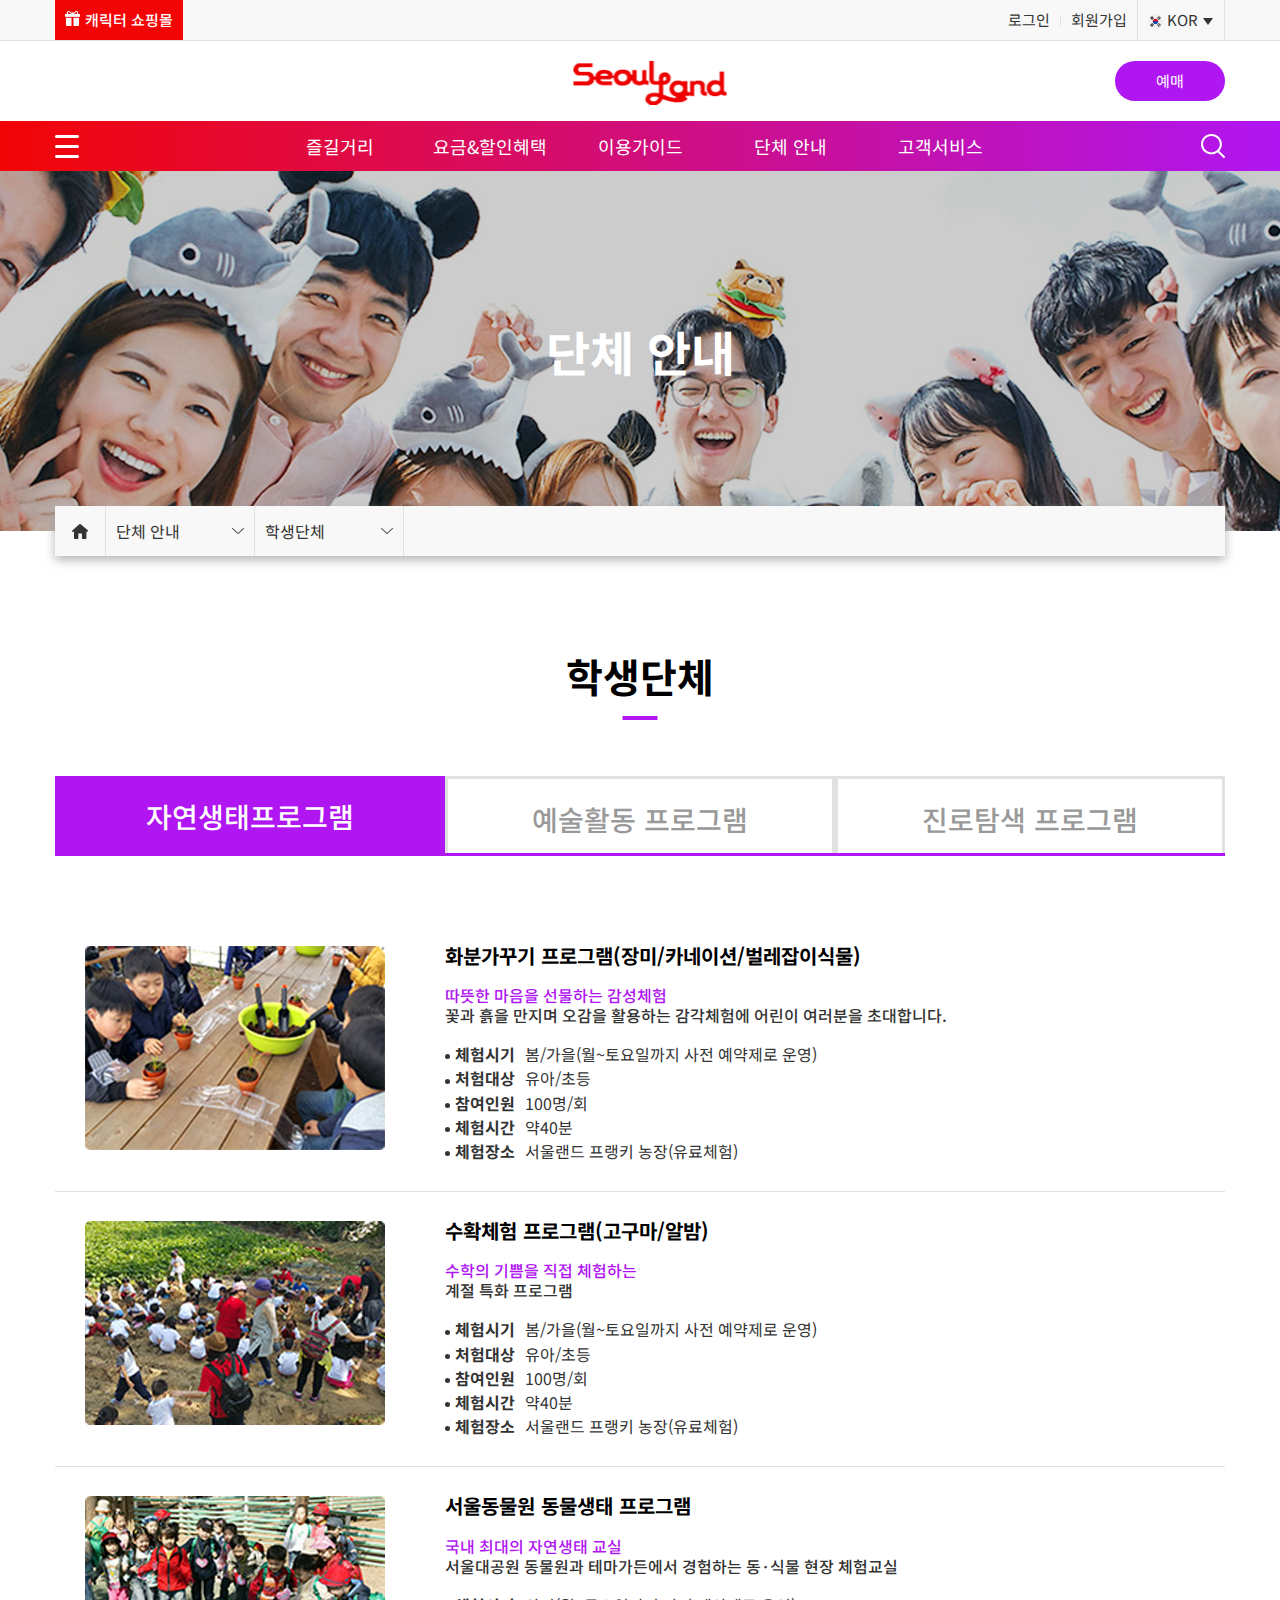
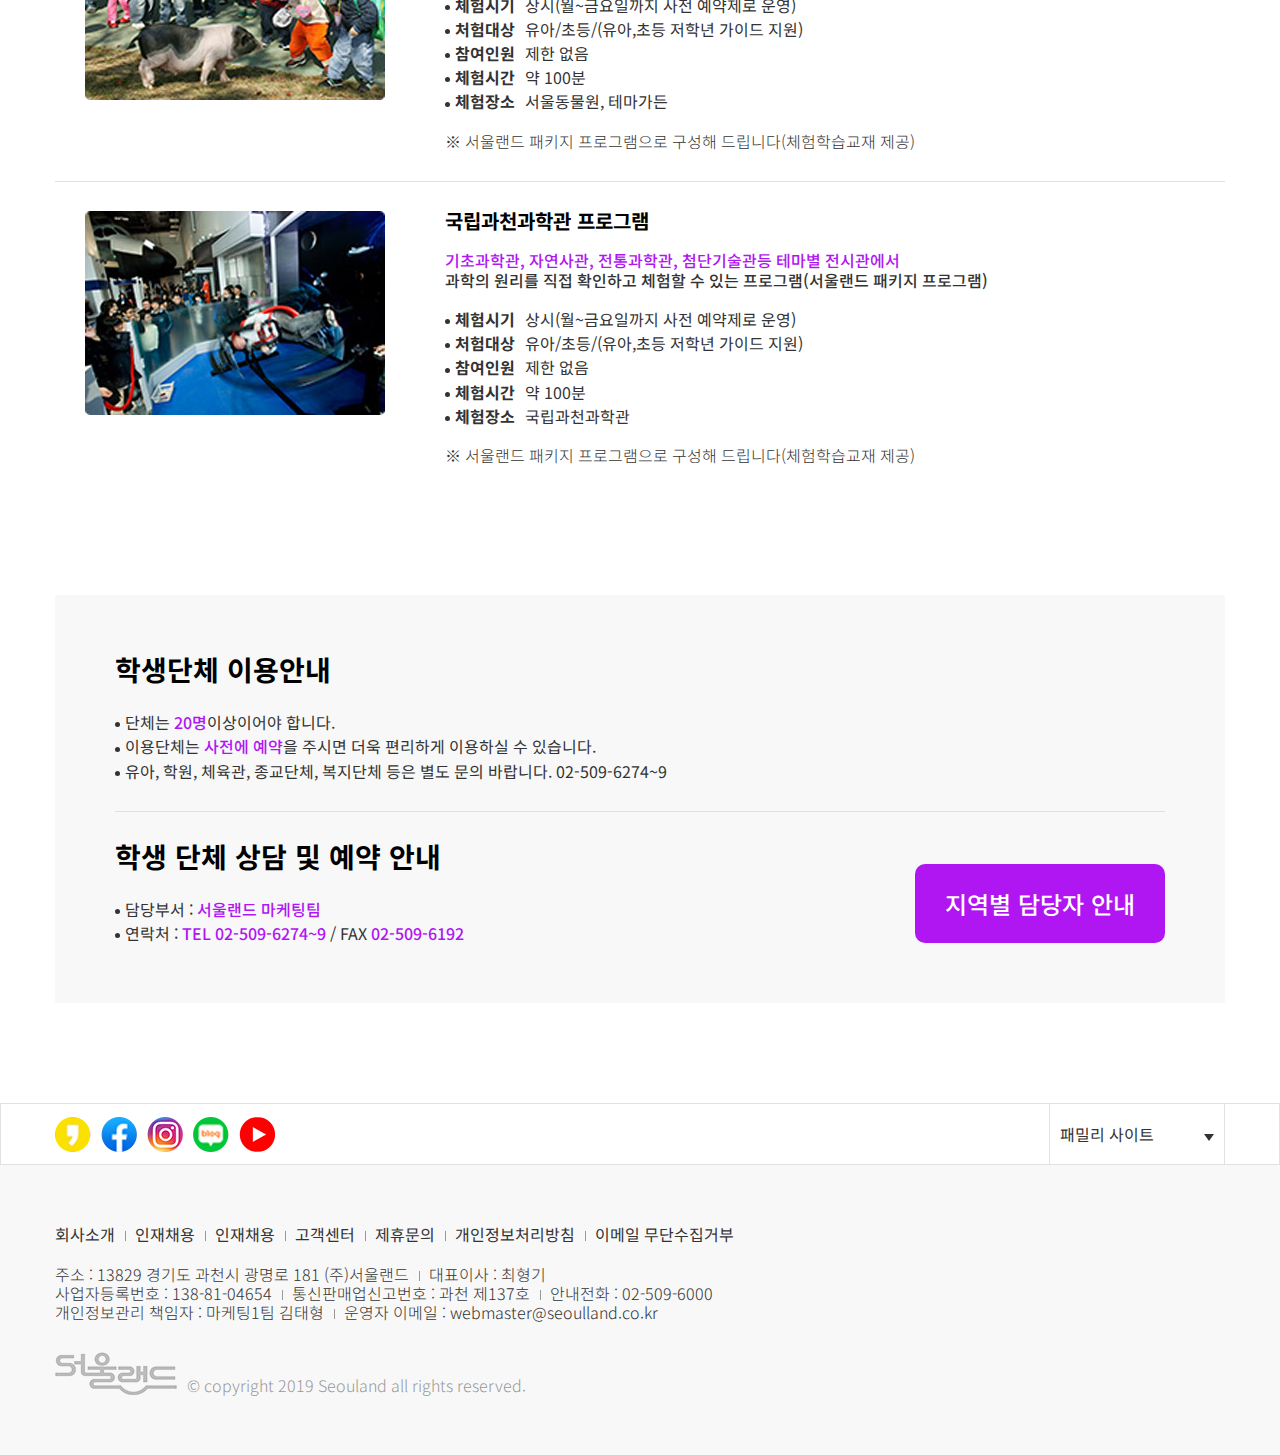
<file: sub/group/student.html>
<!DOCTYPE html>
<html lang="ko" dir="ltr">
  <head>
    <meta charset="utf-8">
    <title>서울랜드 자연속 캐릭터 천국</title>
    <script src="https://cdnjs.cloudflare.com/ajax/libs/jquery/3.4.1/jquery.min.js"></script>
    <link rel="stylesheet" href="css/student.css">
    <script src="../../common/js/script.js"></script>
  </head>
  <body>
    <header id="header">
      <div class="util">
        <div class="inner">
          <a href="#" class="btnMall">
            <span>캐릭터 쇼핑몰</span>
          </a>
          <div class="utilTopMeun">
            <div class="login">
              <a href="../../login/login.html">로그인</a><a href="../../login/join01.html">회원가입</a>
            </div>
            <div class="lang">
              <a href="#" class="btnLang"><span>KOR</span></a>
              <ul class="langList">
                <li><a href="#">KOR</a></li>
                <li><a href="#">ENG</a></li>
                <li><a href="#">JPN</a></li>
                <li><a href="#">CHN</a></li>
              </ul>
            </div><!-- lang -->
          </div><!-- utilTopMeun -->
        </div>
      </div><!-- util -->
      <div class="headerTop">
        <div class="inner">
          <h1 class="logo"><a href="../../index.html"><img src="../../common/images/logo.png" alt="서울랜드 로고"></a></h1>
          <a href="#"><span>예매</span></a>
        </div>
      </div><!-- headerTop -->
      <nav id="gnbWrap">
        <div class="inner">
          <img src="../../common/images/btn_gnb_menu.png" alt="전체메뉴" class="allmenu">
          <ul id="gnb">
            <li>
              <a href="#">즐길거리</a>
              <ul class="dep2">
                <li><a href="../enjoy/course.html">추천코스</a></li>
                <li><a href="#">어트랙션</a></li>
                <li>
                  <a href="#">공연/전시</a>
                  <ul class="dep3">
                    <li><a href="#">공연</a></li>
                    <li><a href="#">전시</a></li>
                  </ul>
                </li>
                <li><a href="#">페스티벌</a></li>
                <li>
                  <a href="#">먹을거리</a>
                  <ul class="dep3">
                    <li><a href="#">식사</a></li>
                    <li><a href="#">스낵</a></li>
                  </ul>
                </li>
              </ul>
            </li>
            <li>
              <a href="#">요금&amp;할인혜택</a>
              <ul class="dep2">
                <li><a href="#">이용요금</a></li>
                <li><a href="#">할인프로모션</a></li>
                <li><a href="../price/card.html">제휴카드</a></li>
                <li>
                  <a href="#">연간회원</a>
                  <ul class="dep3">
                    <li><a href="#">서울랜드 연간회원</a></li>
                    <li><a href="#">둘모아 연관회원</a></li>
                    <li><a href="#">다모아 연간회원</a></li>
                    <li><a href="#">연간회원 약관</a></li>
                  </ul>
                </li>
              </ul>
            </li>
            <li>
              <a href="#">이용가이드</a>
              <ul class="dep2">
                <li><a href="#">운영시간</a></li>
                <li><a href="#">오시는길</a></li>
                <li><a href="../guide/facility.html">편의시설</a></li>
                <li><a href="#">가이드맵</a></li>
              </ul>
            </li>
            <li>
              <a href="#">단체 안내</a>
              <ul class="dep2">
                <li><a href="student.html">학생단체</a></li>
                <li><a href="#">기업체행사</a></li>
                <li><a href="#">외국인단체</a></li>
                <li><a href="#">일반단체</a></li>
              </ul>
            </li>
            <li>
              <a href="#">고객서비스</a>
              <ul class="dep2">
                <li><a href="../customer/notice.html">공지사항</a></li>
                <li><a href="#">FAQ</a></li>
                <li>
                  <a href="#">고객소리함</a>
                  <ul class="dep3">
                    <li><a href="#">이용문의</a></li>
                    <li><a href="#">칭찬/불편/건의</a></li>
                    <li><a href="#">분실문 센터</a></li>
                  </ul>
                </li>
              </ul>
            </li>
          </ul><!-- gnb -->
          <a href="#" class="scr"><img src="../../common/images/btn_gnb_scr.png" alt="검색"></a>
          <div class="schArea">
            <div class="inner">
              <form>
                <div class="inputArea">
                  <input type="text" placeholder="검색어를 입력해주세요">
                  <a href="#"><img src="../../common/images/btn_such_such.png" alt="검색확인"></a>
                </div><!-- inputArea -->
                <div class="schEx">
                  <span>[ex]</span><span>어트랙션</span><span>티켓요금</span><span>페스티벌</span>
                </div>
                <button class="btnClose"><img src="../../common/images/btn_such_close.png" alt="검색창 닫기"></button>
              </form>
            </div>
          </div><!-- schArea -->
        </div><!-- inner -->
      </nav><!-- gnbWrap -->
      <div class="subMenuBg"></div>
    </header>
    <div id="container">
      <div class="tit_bg">
        <h2>단체 안내</h2>
      </div>
      <div class="inner">
        <div class="sub_nav_wrap">
          <ul class="sub_nav">
            <li class="home"><a href="../../index.html">Home</a></li>
            <li class="gnb1 sub_gnb">
              <a href="#">단체 안내</a>
              <ul class="sub_gnb1">
                <li><a href="#">즐길거리</a></li>
                <li><a href="#">요금&amp;할인혜택</a></li>
                <li><a href="#">이용가이드</a></li>
                <li><a href="#">고객서비스</a></li>
              </ul>
            </li>
            <li class="gnb2 sub_gnb">
              <a href="#">학생단체</a>
              <ul class="sub_gnb1">
                <li><a href="#">기업체행사</a></li>
                <li><a href="#">외국인단체</a></li>
                <li><a href="#">일반단체</a></li>
              </ul>
            </li>
          </ul>
        </div>
        <div class="sub_contents">
          <h3>학생단체</h3>
          <ul class="tab_menu">
            <li class="on"><a href="#" data-tab="tab_con1">자연생태프로그램</a></li>
            <li><a href="#" data-tab="tab_con2">예술활동 프로그램</a></li>
            <li><a href="#" data-tab="tab_con3">진로탐색 프로그램</a></li>
          </ul>
          <div class="tab_con_wrap">
            <div id="tab_con1" class="tab_con">
              <ul>
                <li>
                  <img src="images/img_nature1.jpg" alt="화분가꾸기 프로그램">
                  <div class="right">
                    <p class="tit">화분가꾸기 프로그램(장미/카네이션/벌레잡이식물)</p>
                    <p class="txt">
                      <span>따뜻한 마음을 선물하는 감성체험</span><br>
                      꽃과 흙을 만지며 오감을 활용하는 감각체험에 어린이 여러분을 초대합니다.
                    </p>
                    <div class="detail_txt">
                      <p><span>체험시기</span><span>봄/가을(월~토요일까지 사전 예약제로 운영)</span></p>
                      <p><span>처험대상</span><span>유아/초등</span></p>
                      <p><span>참여인원</span><span>100명/회</span></p>
                      <p><span>체험시간</span><span>약40분</span></p>
                      <p><span>체험장소</span><span>서울랜드 프랭키 농장(유료체험)</span></p>
                    </div>
                  </div>
                </li>
                <li>
                  <img src="images/img_nature2.jpg" alt="수확체험 프로그램">
                  <div class="right">
                    <p class="tit">수확체험 프로그램(고구마/알밤)</p>
                    <p class="txt">
                      <span>수학의 기쁨을 직접 체험하는</span><br>
                      계절 특화 프로그램
                    </p>
                    <div class="detail_txt">
                      <p><span>체험시기</span><span>봄/가을(월~토요일까지 사전 예약제로 운영)</span></p>
                      <p><span>처험대상</span><span>유아/초등</span></p>
                      <p><span>참여인원</span><span>100명/회</span></p>
                      <p><span>체험시간</span><span>약40분</span></p>
                      <p><span>체험장소</span><span>서울랜드 프랭키 농장(유료체험)</span></p>
                    </div>
                  </div>
                </li>
                <li>
                  <img src="images/img_nature3.jpg" alt="서울동물원 동물생태 프로그램">
                  <div class="right">
                    <p class="tit">서울동물원 동물생태 프로그램</p>
                    <p class="txt">
                      <span>국내 최대의 자연생태 교실</span><br>
                      서울대공원 동물원과 테마가든에서 경험하는 동·식물 현장 체험교실
                    </p>
                    <div class="detail_txt">
                      <p><span>체험시기</span><span>상시(월~금요일까지 사전 예약제로 운영)</span></p>
                      <p><span>처험대상</span><span>유아/초등/(유아,초등 저학년 가이드 지원)</span></p>
                      <p><span>참여인원</span><span>제한 없음</span></p>
                      <p><span>체험시간</span><span>약 100분</span></p>
                      <p><span>체험장소</span><span>서울동물원, 테마가든</span></p>
                    </div>
                    <p class="plus">※ 서울랜드 패키지 프로그램으로 구성해 드립니다(체험학습교재 제공)</p>
                  </div>
                </li>
                <li>
                  <img src="images/img_nature4.jpg" alt="국립과천과학관 프로그램">
                  <div class="right">
                    <p class="tit">국립과천과학관 프로그램</p>
                    <p class="txt">
                      <span>기초과학관, 자연사관, 전통과학관, 첨단기술관등 테마별 전시관에서</span><br>
                      과학의 원리를 직접 확인하고 체험할 수 있는 프로그램(서울랜드 패키지 프로그램)
                    </p>
                    <div class="detail_txt">
                      <p><span>체험시기</span><span>상시(월~금요일까지 사전 예약제로 운영)</span></p>
                      <p><span>처험대상</span><span>유아/초등/(유아,초등 저학년 가이드 지원)</span></p>
                      <p><span>참여인원</span><span>제한 없음</span></p>
                      <p><span>체험시간</span><span>약 100분</span></p>
                      <p><span>체험장소</span><span>국립과천과학관</span></p>
                    </div>
                    <p class="plus">※ 서울랜드 패키지 프로그램으로 구성해 드립니다(체험학습교재 제공)</p>
                  </div>
                </li>
              </ul>
            </div><!-- tabCon1 -->
            <div id="tab_con2" class="tab_con">
              <ul>
                <li>
                  <img src="images/img_art1.jpg" alt="AR안전체험관">
                  <div class="right">
                    <p class="tit">AR안전체험관 '유후와 친구들'</p>
                    <p class="txt">
                      <span>"유후와 친구들 과" 함께 AR(증강현실)로 재미 있게 체험할 수 있는 이색 교육 공간</span><br>
                      교통, 생활, 안전을 체험하는 등 재미와 교육 모두 잡을 수 있는 아이에게 꼭 필요한 디지털 안전체험관
                    </p>
                    <div class="detail_txt">
                      <p><span>운영기간</span><span>상시(평일 사전 예약제로 운영)</span></p>
                      <p><span>관람대상</span><span>유아/초등저학년</span></p>
                      <p><span>체험시간</span><span>약40분</span></p>
                      <p><span>체험장소</span><span>서울랜드 AR안전체험관(유료체험)</span></p>
                    </div>
                  </div>
                </li>
                <li>
                  <img src="images/img_art2.jpg" alt="어린이 뮤지컬 "어린이 캣"">
                  <div class="right">
                    <p class="tit">어린이 뮤지컬 "어린이 캣"</p>
                    <p class="txt">
                      <span>세계 4대 뮤지컬중 하나인 캣츠가 서울랜드에 돌아왔다!</span><br>
                      아이들의 눈높이에 맞게 재구성하여 재미와 교육을 한번에 잡은 어린이 문화 체험 프로그램!
                    </p>
                    <div class="detail_txt">
                      <p><span>공연기간</span><span>봄(4월~6월 초), 가을(9월~11월 초)</span></p>
                      <p><span>공연장소</span><span>서울랜드 통나무무대</span></p>
                      <p><span>공연시간</span><span>40분</span></p>
                      <p><span>공연요금</span><span>2,000원(파크이용원 별도)</span></p>
                    </div>
                    <p class="plus">※ 월~금요일까지 사전예약제로 운영</p>
                  </div>
                </li>
                <li>
                  <img src="images/img_art3.jpg" alt="국립현대미술관 과천관 MMCA하이라이트">
                  <div class="right">
                    <p class="tit">국립현대미술관 과천관 MMCA하이라이트</p>
                    <p class="txt">
                      <span>전시 감상 및 효율적인 관람 동선을 제공하기 위해 마련한 강의형 하이라이트 해설 프로그램</span><br>
                      전시관람 전 국립현대미술관 소개 및 전시와 작품감상 방법에 대한 내용을 다룹니다.
                    </p>
                    <div class="detail_txt">
                      <p><span>체험시기</span><span>상시(사전 예약제로 운영/국립현대미술관 과천관 홈페이지에서 직접 예약)</span></p>
                      <p><span>처험대상</span><span>초등/청소년</span></p>
                      <p><span>참여인원</span><span>50~350명</span></p>
                      <p><span>체험시간</span><span>10:30~11:20</span></p>
                      <p><span>체험장소</span><span>국립현대미술관 과천관(무료체험)</span></p>
                    </div>
                    <p class="plus">※ 서울랜드국립현대미술관 홈페이지에서 별도예약을 하시기 바랍니다.</p>
                  </div>
                </li>
              </ul>
            </div><!-- tabCon1 -->
            <div id="tab_con3" class="tab_con">
              <ul>
                <li>
                  <img src="images/img_job1.jpg" alt="진로콘서트">
                  <div class="right">
                    <p class="tit">진로콘서트(아웃사이더와 함께하는 힙합토크 페스티벌)</p>
                    <p class="txt">
                      <span>더 이상 따분한 진로강연이 아니다!!</span><br>
                      거침없는 힙합정신처럼 진로고민을 나누는 진정한 힙톡(Hip-Talk)페스티벌
                    </p>
                    <div class="detail_txt">
                      <p><span>체험시기</span><span>상시(월~금요일까지 사전 예약제로 운영)</span></p>
                      <p><span>처험대상</span><span>청소년</span></p>
                      <p><span>참여인원</span><span>800명/회</span></p>
                      <p><span>체험시간</span><span>약 70분</span></p>
                      <p><span>체험장소</span><span>서울랜드 이벤트홀(유로체험)</span></p>
                    </div>
                  </div>
                </li>
                <li>
                  <img src="images/img_job2.jpg" alt="세프 아카데미">
                  <div class="right">
                    <p class="tit">세프 아카데미</p>
                    <p class="txt">
                      <span>세프 아카데미는 요리사 직업체험이자 청소년 모둠활동 최적화 프로그램</span><br>
                      진짜 셰프로부터 배우는 떡갈비 스테이크 만들기 친구들과 요리도 만들고 식사끼지 해결
                    </p>
                    <div class="detail_txt">
                      <p><span>체험시기</span><span>상시(월~금요일까지 사전 예약제로 운영)</span></p>
                      <p><span>처험대상</span><span>초등/청소년</span></p>
                      <p><span>참여인원</span><span>100명/회</span></p>
                      <p><span>체험시간</span><span>약 90분</span></p>
                      <p><span>체험장소</span><span>서울랜드 장미의언덕 1층(유로체험)</span></p>
                    </div>
                  </div>
                </li>
                <li>
                  <img src="images/img_job3.jpg" alt="VR체험">
                  <div class="right">
                    <p class="tit">VR체험</p>
                    <p class="txt">
                      <span>VR의 원리를 배우고 제공하는 VR박스와 스마트폰을 이용하여 나만의 VR영상을 만들고 체험하자</span><br>
                      VR박스는 집으로 가져가 가족, 친구들과 함꼐 가상현실 체험을 즐길 수 있습니다.
                    </p>
                    <div class="detail_txt">
                      <p><span>체험시기</span><span>상시(월~금요일까지 사전 예약제로 운영)</span></p>
                      <p><span>처험대상</span><span>청소년</span></p>
                      <p><span>참여인원</span><span>600명/회</span></p>
                      <p><span>체험시간</span><span>약 60분</span></p>
                      <p><span>체험장소</span><span>서울랜드 VR체험장(유료체험)</span></p>
                    </div>
                    <div class="detail_tbl">
                      <table>
                        <colgroup>
                          <col width="25%">
                          <col width="50%">
                          <col width="25%">
                        </colgroup>
                        <tr>
                          <th>1부</th><td>VR영상 만들기 체험</td><td>30분</td>
                        </tr>
                        <tr>
                          <th>2부</th><td>VR 놀이기구 이용</td><td>30분</td>
                        </tr>
                      </table>
                    </div>
                  </div>
                </li>
                <li>
                  <img src="images/img_job4.jpg" alt="휴면라이브러리">
                  <div class="right">
                    <p class="tit">휴면라이브러리</p>
                    <p class="txt">
                      <span>다양한 직업군의 강사님들이 학생들에게 경험과 지식을 알려주는 소중한 강연의 시간</span><br>
                      여러분들을 서울랜드 휴먼라이브러리에 초대합니다!
                    </p>
                    <div class="detail_txt">
                      <p><span>관람기간</span><span>상시(월~금요일까지 사전 예약제로 운영)</span></p>
                      <p><span>관람대상</span><span>청소년</span></p>
                      <p><span>관람인원</span><span>200명/회</span></p>
                      <p><span>관람시간</span><span>약 50분</span></p>
                      <p><span>관람장소</span><span>서울랜드 휴먼북센터</span></p>
                      <p><span>관람요금</span><span>무료</span></p>
                    </div>
                    <div class="detail_tbl">
                      <table>
                        <colgroup>
                          <col width="30%">
                          <col width="">
                        </colgroup>
                        <tr class="tbl_tit">
                          <th>직업군</th><th>내용</th>
                        </tr>
                        <tr class="tbl_txt">
                          <th>마술사</th>
                          <td>꿈을 찾기 위해 많은 시행 착오를 겪었던 최영배 마술사와 진로에 대해<br>고민해보고 신기한 마술 공연을 볼 수 있는 일석이조의 시간!</td>
                        </tr>
                        <tr class="tbl_txt">
                          <th>아나운서</th>
                          <td>전직 아나운서가 직접 알려주는 아나운서 스피치!<br>나도 아나운서가 될 수 있다!</td>
                        </tr>
                        <tr class="tbl_txt">
                          <th>뮤지컬배우</th>
                          <td>노래면 노래! 연기면 연기! 파방미인 뮤지컬 배우와 함께<br>뮤지컬 세계로 떠나보는 시간</td>
                        </tr>
                        <tr class="tbl_txt">
                          <th>광고전문가</th>
                          <td>짧은 시간에 사람들을 매료시켜라! 광고전문가에게 배우는<br>효과적인 광고 만드는 방법! 광고의 세계로 여러분을 초대합니다.</td>
                        </tr>
                        <tr class="tbl_txt">
                          <th>진로상담가</th>
                          <td>진로, 꿈? 가장 고민이 많은 청소년 시기! 진로 전문상담가에게<br>함께 꿈을 찾아가는 방법을 배워볼까요?</td>
                        </tr>
                      </table>
                    </div>
                  </div>
                </li>
              </ul>
            </div><!-- tabCon1 -->
          </div>
          <div class="notice">
            <div class="top">
              <p class="notice_tit">학생단체 이용안내</p>
              <div class="notice_txt">
                <p>단체는 <span>20명</span>이상이어야 합니다.</p>
                <p>이용단체는 <span>사전에 예약</span>을 주시면 더욱 편리하게 이용하실 수 있습니다.</p>
                <p>유아, 학원, 체육관, 종교단체, 복지단체 등은 별도 문의 바랍니다. 02-509-6274~9</p>
              </div>
            </div>
            <div class="bottom">
              <p class="notice_tit">학생 단체 상담 및 예약 안내</p>
              <div class="notice_txt">
                <p>담당부서 : <span>서울랜드 마케팅팀</span></p>
                <p>연락처 : <span>TEL 02-509-6274~9</span> / FAX <span>02-509-6192</span></p>
              </div>
              <a href="#" class="local_btn">지역별 담당자 안내</a>
            </div>
          </div>
        </div><!-- sub_contents -->
      </div>
    </div>
    <footer id="footer">
      <div class="fooderTop">
        <div class="inner">
          <div class="sns">
            <ul>
              <li><a href="#">페이스북 바로가기</a></li>
              <li><a href="#">트위터 바로가기</a></li>
              <li><a href="#">인스타그램 바로가기</a></li>
              <li><a href="#">블로그 바로가기</a></li>
              <li><a href="#">유튜브 바로가기</a></li>
            </ul>
          </div>
          <div class="familysite">
            <a href="#" class="btnFamily"><span>패밀리 사이트</span></a>
            <ul class="familyList">
              <li><a href="#">캘리포티아피자치킨</a></li>
              <li><a href="#">로즈힐</a></li>
            </ul>
          </div>
        </div>
      </div><!-- fooderTop -->
      <div class="footerBottom">
        <div class="inner">
          <div class="link">
            <a href="#">회사소개</a>
            <a href="#">인재채용</a>
            <a href="#">인재채용</a>
            <a href="#">고객센터</a>
            <a href="#">제휴문의</a>
            <a href="#">개인정보처리방침</a>
            <a href="#">이메일 무단수집거부</a>
          </div>
          <div class="infomation">
            <p>
            <span>주소 : 13829 경기도 과천시 광명로 181 (주)서울랜드</span>
            <span>대표이사 : 최형기</span>
            </p>
            <p>
            <span>사업자등록번호 : 138-81-04654</span>
            <span>통신판매업신고번호 : 과천 제137호</span>
            <span>안내전화 : 02-509-6000</span>
            </p>
            <p>
            <span>개인정보관리 책임자 : 마케팅1팀 김태형</span>
            <span>운영자 이메일 : webmaster@seoulland.co.kr</span>
            <p>
          </div>
          <p class="copyright">
            <span><img src="../../common/images/footer_logo.png" alt="푸터 서울랜드 로고"></span>
            <span>&copy; copyright 2019 Seouland all rights reserved.</span>
          </p>
        </div>
      </div><!-- fooderBottom -->
    </footer>
    <script>
      $(function(){
        //bgnb
        $(".sub_nav .sub_gnb").click(function(e){
          e.preventDefault();
          $(this).children(".sub_gnb1").slideToggle();
        });

        //탭
        $(".tab_menu li").click(function(e){
          e.preventDefault();
          var tc1 = $(this).children().attr("data-tab");
          var tc2 = "#" + tc1;
          $(".tab_con").hide();
          $(tc2).show();
          $(".tab_menu li").removeClass("on");
          $(this).addClass("on");
          console.log(tc1);
          console. log(tc2);
        });
      });
    </script>
  </body>
</html>
</file>
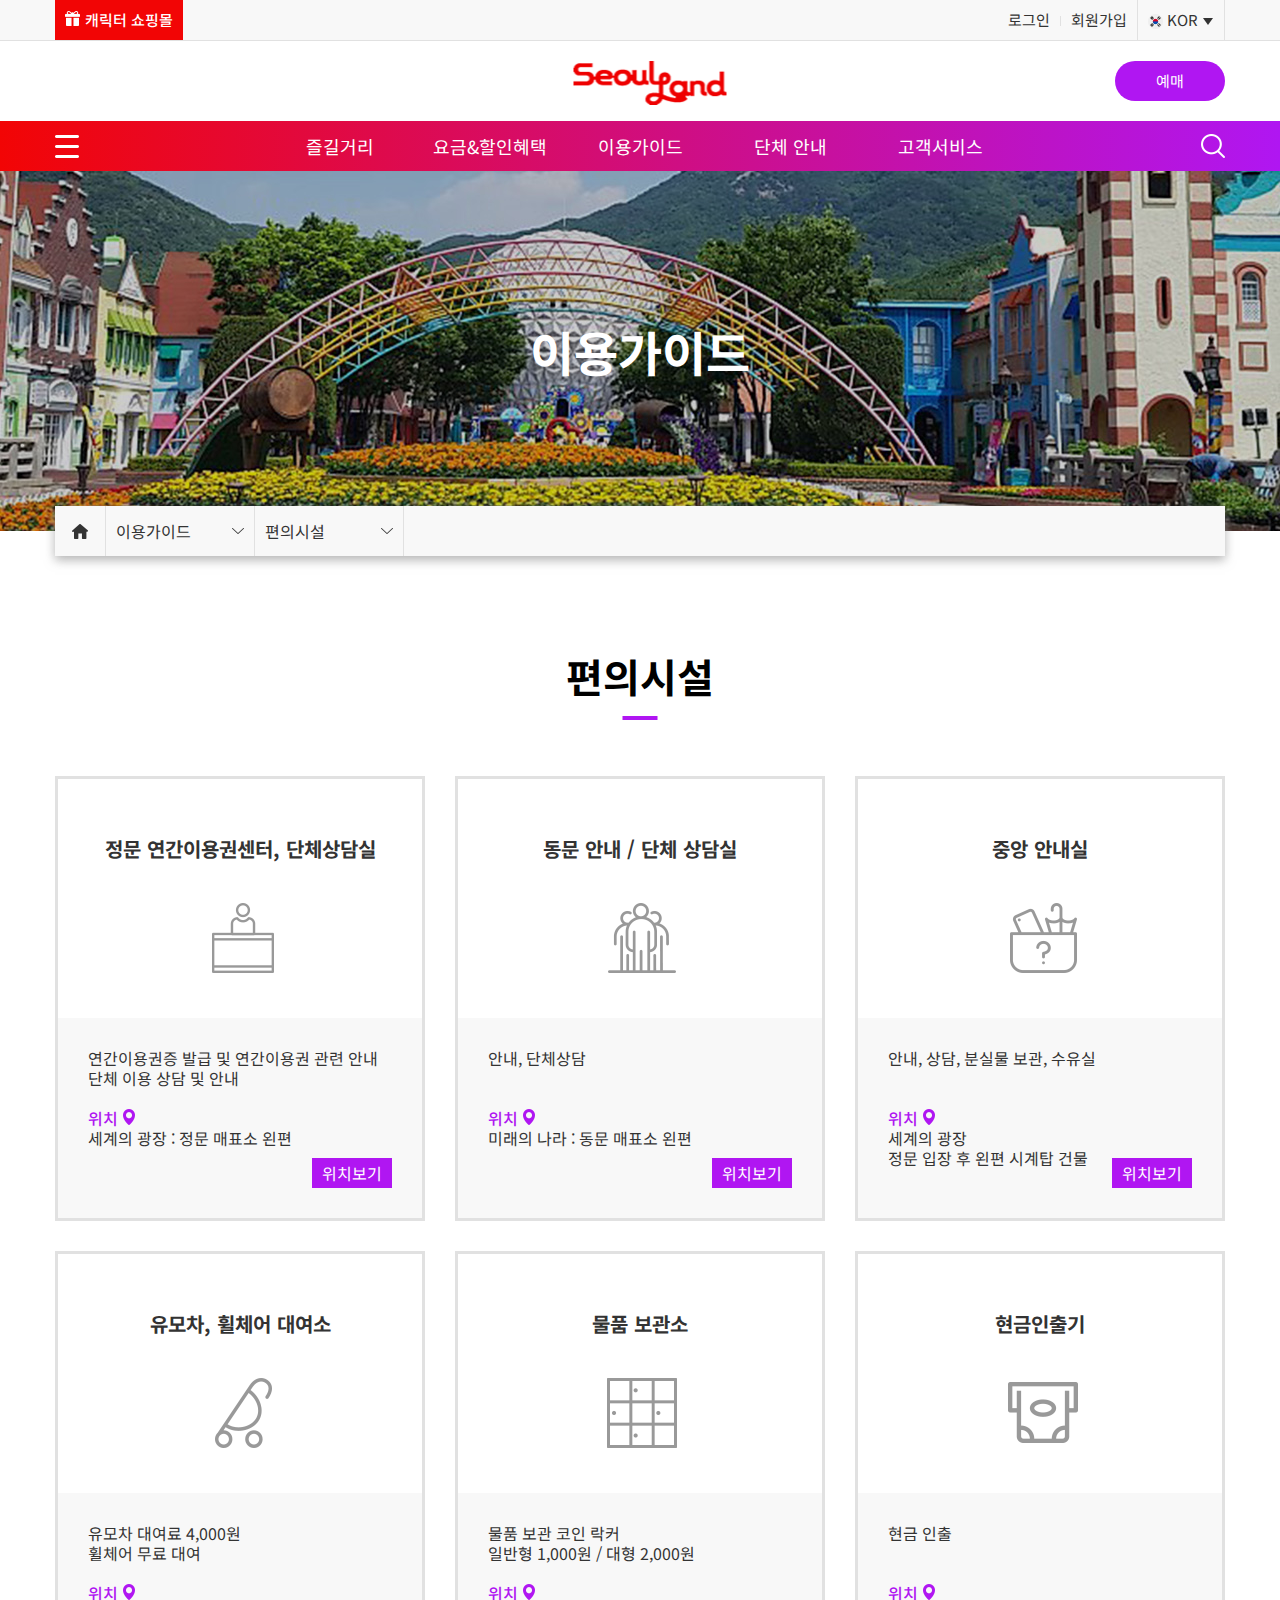
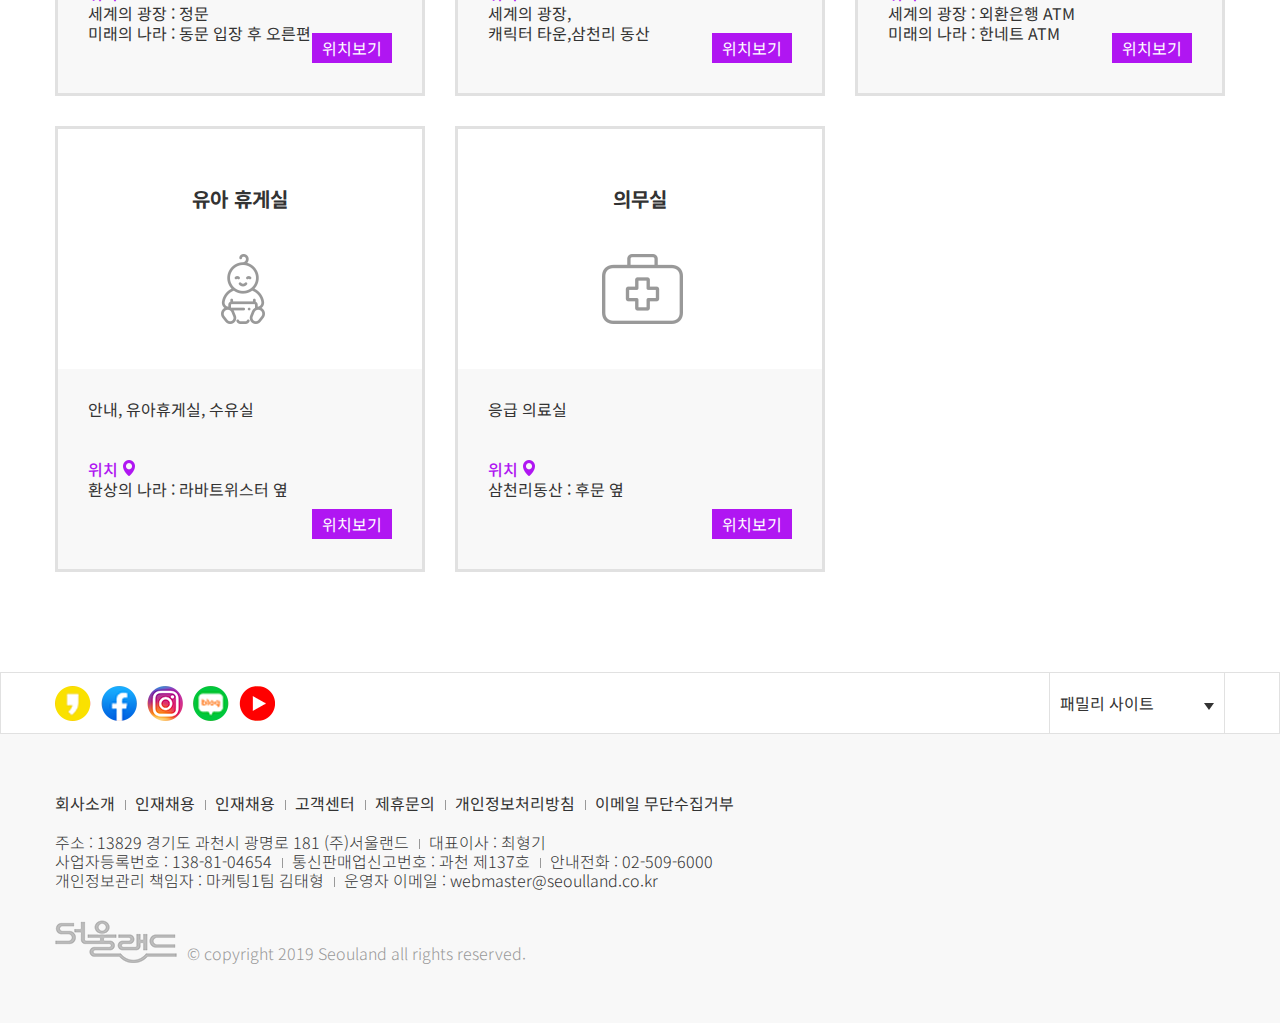
<file: sub/guide/facility.html>
<!DOCTYPE html>
<html lang="ko" dir="ltr">
  <head>
    <meta charset="utf-8">
    <title>서울랜드 자연속 캐릭터 천국</title>
    <script src="https://cdnjs.cloudflare.com/ajax/libs/jquery/3.4.1/jquery.min.js"></script>
    <link rel="stylesheet" href="css/facility.css">
    <script src="../../common/js/script.js"></script>
  </head>
  <body>
    <header id="header">
      <div class="util">
        <div class="inner">
          <a href="#" class="btnMall">
            <span>캐릭터 쇼핑몰</span>
          </a>
          <div class="utilTopMeun">
            <div class="login">
              <a href="../../login/login.html">로그인</a><a href="../../login/join01.html">회원가입</a>
            </div>
            <div class="lang">
              <a href="#" class="btnLang"><span>KOR</span></a>
              <ul class="langList">
                <li><a href="#">KOR</a></li>
                <li><a href="#">ENG</a></li>
                <li><a href="#">JPN</a></li>
                <li><a href="#">CHN</a></li>
              </ul>
            </div><!-- lang -->
          </div><!-- utilTopMeun -->
        </div>
      </div><!-- util -->
      <div class="headerTop">
        <div class="inner">
          <h1 class="logo"><a href="../../index.html"><img src="../../common/images/logo.png" alt="서울랜드 로고"></a></h1>
          <a href="#"><span>예매</span></a>
        </div>
      </div><!-- headerTop -->
      <nav id="gnbWrap">
        <div class="inner">
          <img src="../../common/images/btn_gnb_menu.png" alt="전체메뉴" class="allmenu">
          <ul id="gnb">
            <li>
              <a href="#">즐길거리</a>
              <ul class="dep2">
                <li><a href="../enjoy/course.html">추천코스</a></li>
                <li><a href="#">어트랙션</a></li>
                <li>
                  <a href="#">공연/전시</a>
                  <ul class="dep3">
                    <li><a href="#">공연</a></li>
                    <li><a href="#">전시</a></li>
                  </ul>
                </li>
                <li><a href="#">페스티벌</a></li>
                <li>
                  <a href="#">먹을거리</a>
                  <ul class="dep3">
                    <li><a href="#">식사</a></li>
                    <li><a href="#">스낵</a></li>
                  </ul>
                </li>
              </ul>
            </li>
            <li>
              <a href="#">요금&amp;할인혜택</a>
              <ul class="dep2">
                <li><a href="#">이용요금</a></li>
                <li><a href="#">할인프로모션</a></li>
                <li><a href="../price/card.html">제휴카드</a></li>
                <li>
                  <a href="#">연간회원</a>
                  <ul class="dep3">
                    <li><a href="#">서울랜드 연간회원</a></li>
                    <li><a href="#">둘모아 연관회원</a></li>
                    <li><a href="#">다모아 연간회원</a></li>
                    <li><a href="#">연간회원 약관</a></li>
                  </ul>
                </li>
              </ul>
            </li>
            <li>
              <a href="#">이용가이드</a>
              <ul class="dep2">
                <li><a href="#">운영시간</a></li>
                <li><a href="#">오시는길</a></li>
                <li><a href="facility.html">편의시설</a></li>
                <li><a href="#">가이드맵</a></li>
              </ul>
            </li>
            <li>
              <a href="#">단체 안내</a>
              <ul class="dep2">
                <li><a href="../group/student.html">학생단체</a></li>
                <li><a href="#">기업체행사</a></li>
                <li><a href="#">외국인단체</a></li>
                <li><a href="#">일반단체</a></li>
              </ul>
            </li>
            <li>
              <a href="#">고객서비스</a>
              <ul class="dep2">
                <li><a href="../customer/notice.html">공지사항</a></li>
                <li><a href="#">FAQ</a></li>
                <li>
                  <a href="#">고객소리함</a>
                  <ul class="dep3">
                    <li><a href="#">이용문의</a></li>
                    <li><a href="#">칭찬/불편/건의</a></li>
                    <li><a href="#">분실문 센터</a></li>
                  </ul>
                </li>
              </ul>
            </li>
          </ul><!-- gnb -->
          <a href="#" class="scr"><img src="../../common/images/btn_gnb_scr.png" alt="검색"></a>
          <div class="schArea">
            <div class="inner">
              <form>
                <div class="inputArea">
                  <input type="text" placeholder="검색어를 입력해주세요">
                  <a href="#"><img src="../../common/images/btn_such_such.png" alt="검색확인"></a>
                </div><!-- inputArea -->
                <div class="schEx">
                  <span>[ex]</span><span>어트랙션</span><span>티켓요금</span><span>페스티벌</span>
                </div>
                <button class="btnClose"><img src="../../common/images/btn_such_close.png" alt="검색창 닫기"></button>
              </form>
            </div>
          </div><!-- schArea -->
        </div><!-- inner -->
      </nav><!-- gnbWrap -->
      <div class="subMenuBg"></div>
    </header>
    <div id="container">
      <div class="tit_bg">
        <h2>이용가이드</h2>
      </div>
      <div class="inner">
        <div class="sub_nav_wrap">
          <ul class="sub_nav">
            <li class="home"><a href="../../index.html">Home</a></li>
            <li class="gnb1 sub_gnb">
              <a href="#">이용가이드</a>
              <ul class="sub_gnb1">
                <li><a href="#">즐길거리</a></li>
                <li><a href="#">요금&amp;할인혜택</a></li>
                <li><a href="#">단체 안내</a></li>
                <li><a href="#">고객서비스</a></li>
              </ul>
            </li>
            <li class="gnb2 sub_gnb">
              <a href="#">편의시설</a>
              <ul class="sub_gnb1">
                <li><a href="#">운영시간</a></li>
                <li><a href="#">오시는길</a></li>
                <li><a href="#">가이드맵</a></li>
              </ul>
            </li>
          </ul>
        </div>
        <div class="sub_contents">
          <h3>편의시설</h3>
          <ul>
            <li>
              <p class="tit">정문 연간이용권센터, 단체상담실</p>
              <div class="txt_wrap">
                <p class="txt">연간이용권증 발급 및 연간이용권 관련 안내<br>단체 이용 상담 및 안내</p>
                <p class="locat">
                  <span class="locat_tit">위치</span>
                  <span>세계의 광장 : 정문 매표소 왼편</span>
                </p>
                <a href="#" class="locat_btn">위치보기</a>
              </div>
            </li>
            <li>
              <p class="tit">동문 안내 / 단체 상담실</p>
              <div class="txt_wrap">
                <p class="txt">안내, 단체상담</p>
                <p class="locat">
                  <span class="locat_tit">위치</span>
                  <span>미래의 나라 : 동문 매표소 왼편</span>
                </p>
                <a href="#" class="locat_btn">위치보기</a>
              </div>
            </li>
            <li>
              <p class="tit">중앙 안내실</p>
              <div class="txt_wrap">
                <p class="txt">안내, 상담, 분실물 보관, 수유실</p>
                <p class="locat">
                  <span class="locat_tit">위치</span>
                  <span>세계의 광장<br>정문 입장 후 왼편 시계탑 건물</span>
                </p>
                <a href="#" class="locat_btn">위치보기</a>
              </div>
            </li>
            <li>
              <p class="tit">유모차, 휠체어 대여소</p>
              <div class="txt_wrap">
                <p class="txt">유모차 대여료 4,000원<br>휠체어 무료 대여</p>
                <p class="locat">
                  <span class="locat_tit">위치</span>
                  <span>세계의 광장 : 정문<br>미래의 나라 : 동문 입장 후 오른편</span>
                </p>
                <a href="#" class="locat_btn">위치보기</a>
              </div>
            </li>
            <li>
              <p class="tit">물품 보관소</p>
              <div class="txt_wrap">
                <p class="txt">물품 보관 코인 락커<br>일반형 1,000원 / 대형 2,000원</p>
                <p class="locat">
                  <span class="locat_tit">위치</span>
                  <span>세계의 광장,<br>캐릭터 타운,삼천리 동산</span>
                </p>
                <a href="#" class="locat_btn">위치보기</a>
              </div>
            </li>
            <li>
              <p class="tit">현금인출기</p>
              <div class="txt_wrap">
                <p class="txt">현금 인출</p>
                <p class="locat">
                  <span class="locat_tit">위치</span>
                  <span>세계의 광장 : 외환은행 ATM<br>미래의 나라 : 한네트 ATM</span>
                </p>
                <a href="#" class="locat_btn">위치보기</a>
              </div>
            </li>
            <li>
              <p class="tit">유아 휴게실</p>
              <div class="txt_wrap">
                <p class="txt">안내, 유아휴게실, 수유실</p>
                <p class="locat">
                  <span class="locat_tit">위치</span>
                  <span>환상의 나라 : 라바트위스터 옆</span>
                </p>
                <a href="#" class="locat_btn">위치보기</a>
              </div>
            </li>
            <li>
              <p class="tit">의무실</p>
              <div class="txt_wrap">
                <p class="txt">응급 의료실</p>
                <p class="locat">
                  <span class="locat_tit">위치</span>
                  <span>삼천리동산 : 후문 옆</span>
                </p>
                <a href="#" class="locat_btn">위치보기</a>
              </div>
            </li>
          </ul>
        </div><!-- sub_contents -->
      </div>
    </div>
    <footer id="footer">
      <div class="fooderTop">
        <div class="inner">
          <div class="sns">
            <ul>
              <li><a href="#">페이스북 바로가기</a></li>
              <li><a href="#">트위터 바로가기</a></li>
              <li><a href="#">인스타그램 바로가기</a></li>
              <li><a href="#">블로그 바로가기</a></li>
              <li><a href="#">유튜브 바로가기</a></li>
            </ul>
          </div>
          <div class="familysite">
            <a href="#" class="btnFamily"><span>패밀리 사이트</span></a>
            <ul class="familyList">
              <li><a href="#">캘리포티아피자치킨</a></li>
              <li><a href="#">로즈힐</a></li>
            </ul>
          </div>
        </div>
      </div><!-- fooderTop -->
      <div class="footerBottom">
        <div class="inner">
          <div class="link">
            <a href="#">회사소개</a>
            <a href="#">인재채용</a>
            <a href="#">인재채용</a>
            <a href="#">고객센터</a>
            <a href="#">제휴문의</a>
            <a href="#">개인정보처리방침</a>
            <a href="#">이메일 무단수집거부</a>
          </div>
          <div class="infomation">
            <p>
            <span>주소 : 13829 경기도 과천시 광명로 181 (주)서울랜드</span>
            <span>대표이사 : 최형기</span>
            </p>
            <p>
            <span>사업자등록번호 : 138-81-04654</span>
            <span>통신판매업신고번호 : 과천 제137호</span>
            <span>안내전화 : 02-509-6000</span>
            </p>
            <p>
            <span>개인정보관리 책임자 : 마케팅1팀 김태형</span>
            <span>운영자 이메일 : webmaster@seoulland.co.kr</span>
            <p>
          </div>
          <p class="copyright">
            <span><img src="../../common/images/footer_logo.png" alt="푸터 서울랜드 로고"></span>
            <span>&copy; copyright 2019 Seouland all rights reserved.</span>
          </p>
        </div>
      </div><!-- fooderBottom -->
    </footer>
    <script>
      $(function(){
        //bgnb
        $(".sub_nav .sub_gnb").click(function(e){
          e.preventDefault();
          $(this).children(".sub_gnb1").slideToggle();
        });
      });
    </script>
  </body>
</html>
</file>
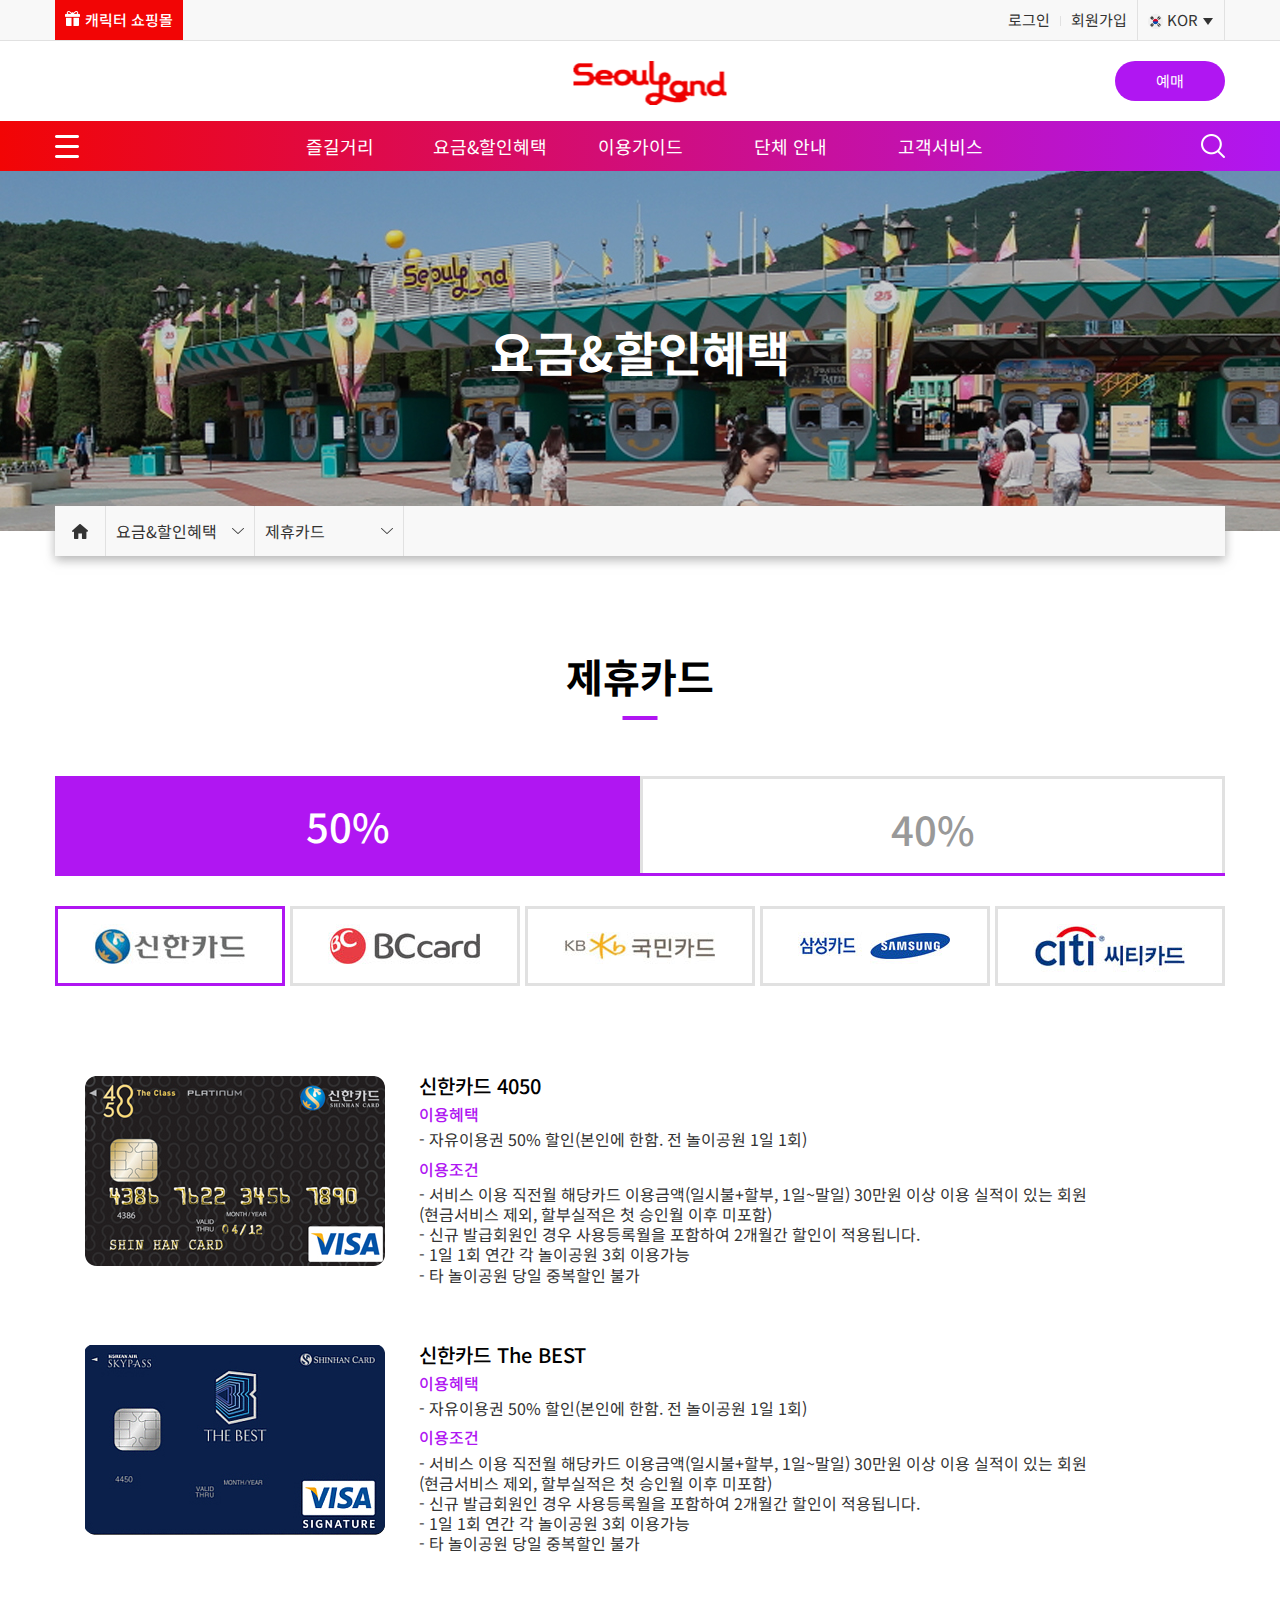
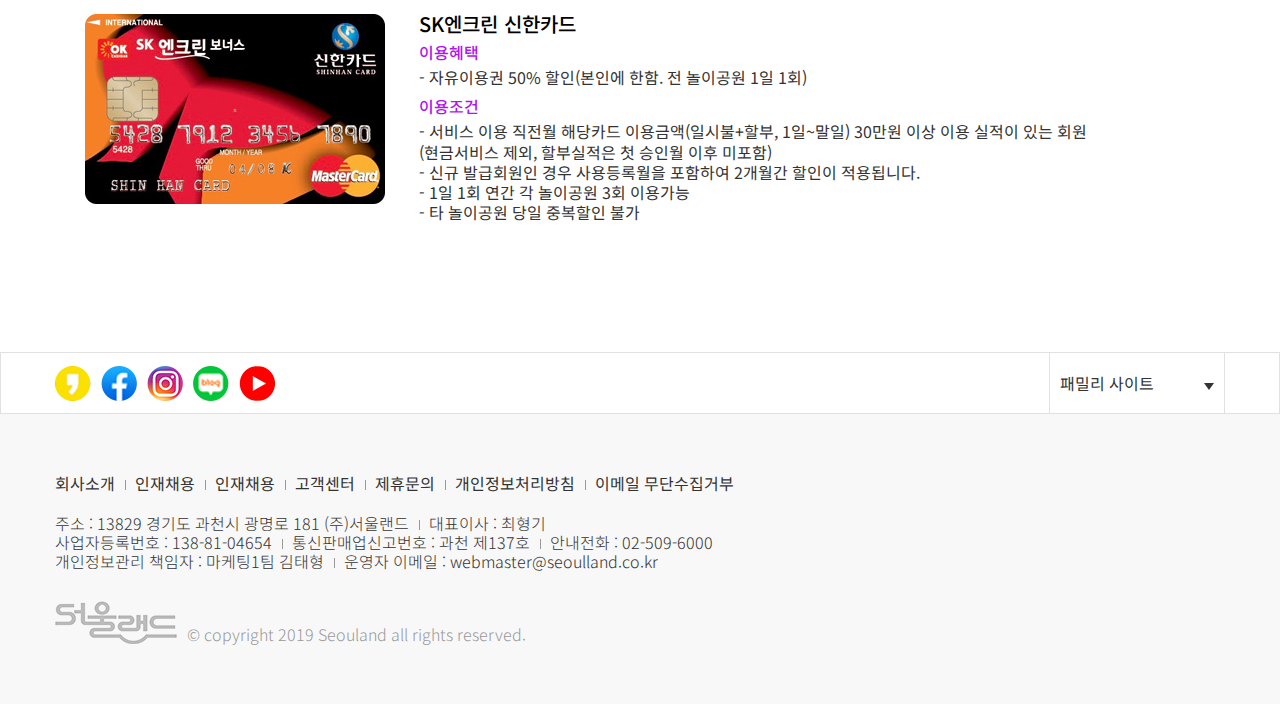
<file: sub/price/card.html>
<!DOCTYPE html>
<html lang="ko" dir="ltr">
  <head>
    <meta charset="utf-8">
    <title>서울랜드 자연속 캐릭터 천국</title>
    <script src="https://cdnjs.cloudflare.com/ajax/libs/jquery/3.4.1/jquery.min.js"></script>
    <link rel="stylesheet" href="css/card.css">
    <script src="../../common/js/script.js"></script>
  </head>
  <body>
    <header id="header">
      <div class="util">
        <div class="inner">
          <a href="#" class="btnMall">
            <span>캐릭터 쇼핑몰</span>
          </a>
          <div class="utilTopMeun">
            <div class="login">
              <a href="../../login/login.html">로그인</a><a href="../../login/join01.html">회원가입</a>
            </div>
            <div class="lang">
              <a href="#" class="btnLang"><span>KOR</span></a>
              <ul class="langList">
                <li><a href="#">KOR</a></li>
                <li><a href="#">ENG</a></li>
                <li><a href="#">JPN</a></li>
                <li><a href="#">CHN</a></li>
              </ul>
            </div><!-- lang -->
          </div><!-- utilTopMeun -->
        </div>
      </div><!-- util -->
      <div class="headerTop">
        <div class="inner">
          <h1 class="logo"><a href="../../index.html"><img src="../../common/images/logo.png" alt="서울랜드 로고"></a></h1>
          <a href="#"><span>예매</span></a>
        </div>
      </div><!-- headerTop -->
      <nav id="gnbWrap">
        <div class="inner">
          <img src="../../common/images/btn_gnb_menu.png" alt="전체메뉴" class="allmenu">
          <ul id="gnb">
            <li>
              <a href="#">즐길거리</a>
              <ul class="dep2">
                <li><a href="../enjoy/course.html">추천코스</a></li>
                <li><a href="#">어트랙션</a></li>
                <li>
                  <a href="#">공연/전시</a>
                  <ul class="dep3">
                    <li><a href="#">공연</a></li>
                    <li><a href="#">전시</a></li>
                  </ul>
                </li>
                <li><a href="#">페스티벌</a></li>
                <li>
                  <a href="#">먹을거리</a>
                  <ul class="dep3">
                    <li><a href="#">식사</a></li>
                    <li><a href="#">스낵</a></li>
                  </ul>
                </li>
              </ul>
            </li>
            <li>
              <a href="#">요금&amp;할인혜택</a>
              <ul class="dep2">
                <li><a href="#">이용요금</a></li>
                <li><a href="#">할인프로모션</a></li>
                <li><a href="card.html">제휴카드</a></li>
                <li>
                  <a href="#">연간회원</a>
                  <ul class="dep3">
                    <li><a href="#">서울랜드 연간회원</a></li>
                    <li><a href="#">둘모아 연관회원</a></li>
                    <li><a href="#">다모아 연간회원</a></li>
                    <li><a href="#">연간회원 약관</a></li>
                  </ul>
                </li>
              </ul>
            </li>
            <li>
              <a href="#">이용가이드</a>
              <ul class="dep2">
                <li><a href="#">운영시간</a></li>
                <li><a href="#">오시는길</a></li>
                <li><a href="../guide/facility.html">편의시설</a></li>
                <li><a href="#">가이드맵</a></li>
              </ul>
            </li>
            <li>
              <a href="#">단체 안내</a>
              <ul class="dep2">
                <li><a href="../group/student.html">학생단체</a></li>
                <li><a href="#">기업체행사</a></li>
                <li><a href="#">외국인단체</a></li>
                <li><a href="#">일반단체</a></li>
              </ul>
            </li>
            <li>
              <a href="#">고객서비스</a>
              <ul class="dep2">
                <li><a href="../customer/notice.html">공지사항</a></li>
                <li><a href="#">FAQ</a></li>
                <li>
                  <a href="#">고객소리함</a>
                  <ul class="dep3">
                    <li><a href="#">이용문의</a></li>
                    <li><a href="#">칭찬/불편/건의</a></li>
                    <li><a href="#">분실문 센터</a></li>
                  </ul>
                </li>
              </ul>
            </li>
          </ul><!-- gnb -->
          <a href="#" class="scr"><img src="../../common/images/btn_gnb_scr.png" alt="검색"></a>
          <div class="schArea">
            <div class="inner">
              <form>
                <div class="inputArea">
                  <input type="text" placeholder="검색어를 입력해주세요">
                  <a href="#"><img src="../../common/images/btn_such_such.png" alt="검색확인"></a>
                </div><!-- inputArea -->
                <div class="schEx">
                  <span>[ex]</span><span>어트랙션</span><span>티켓요금</span><span>페스티벌</span>
                </div>
                <button class="btnClose"><img src="../../common/images/btn_such_close.png" alt="검색창 닫기"></button>
              </form>
            </div>
          </div><!-- schArea -->
        </div><!-- inner -->
      </nav><!-- gnbWrap -->
      <div class="subMenuBg"></div>
    </header>
    <div id="container">
      <div class="tit_bg">
        <h2>요금&amp;할인혜택</h2>
      </div>
      <div class="inner">
        <div class="sub_nav_wrap">
          <ul class="sub_nav">
            <li class="home"><a href="../../index.html">Home</a></li>
            <li class="gnb1 sub_gnb">
              <a href="#">요금&amp;할인혜택</a>
              <ul class="sub_gnb1">
                <li><a href="#">즐길거리</a></li>
                <li><a href="#">이용가이드</a></li>
                <li><a href="#">단체 안내</a></li>
                <li><a href="#">고객서비스</a></li>
              </ul>
            </li>
            <li class="gnb2 sub_gnb">
              <a href="#">제휴카드</a>
              <ul class="sub_gnb1">
                <li><a href="#">이용요금</a></li>
                <li><a href="#">할인프로모션</a></li>
                <li><a href="#">연간회원</a></li>
              </ul>
            </li>
          </ul>
        </div>
        <div class="sub_contents">
          <h3>제휴카드</h3>
          <div class="jq_tabonoff comm_tab1">
            <ul class="jq_tab tab_menu">
              <li><a href="javascript:;" class="tit">50%</a></li>
              <li><a href="javascript:;" class="tit">40%</a></li>
            </ul>
            <div class="jq_cont tab_cont">
              <!-- //탭1 -->
              <div class="cont">
                <div class="jq_tabonoff comm_tab2 tab2_1">
                  <ul class="jq_tab tab_menu">
                    <li><a href="javascript:;" class="tit">신한카드</a></li>
                    <li><a href="javascript:;" class="tit">BC카드</a></li>
                    <li><a href="javascript:;" class="tit">KB국민카드</a></li>
                    <li><a href="javascript:;" class="tit">삼성카드</a></li>
                    <li><a href="javascript:;" class="tit">씨티카드</a></li>
                  </ul>
                  <div class="jq_cont tab_cont">
                    <!-- 신한카드내용 -->
                    <div class="cont">
                      <ul>
                        <li>
                          <img src="images/img_card_sh1.png" alt="신한카드 4050">
                          <div class="txt_wrap">
                            <p class="tit">신한카드 4050</p>
                            <div class="txt">
                              <p class="con_tit">이용혜택</p>
                              <span>- 자유이용권 50% 할인(본인에 한함. 전 놀이공원 1일 1회)</span>
                            </div>
                            <div class="txt">
                              <p class="con_tit">이용조건</p>
                              <span>
                                - 서비스 이용 직전월 해당카드 이용금액(일시불+할부, 1일~말일) 30만원 이상 이용 실적이 있는 회원<br>
                                (현금서비스 제외, 할부실적은 첫 승인월 이후 미포함)<br>
                                - 신규 발급회원인 경우 사용등록월을 포함하여 2개월간 할인이 적용됩니다.<br>
                                - 1일 1회 연간 각 놀이공원 3회 이용가능<br>
                                - 타 놀이공원 당일 중복할인 불가
                              </span>
                            </div>
                          </div>
                        </li>
                        <li>
                          <img src="images/img_card_sh2.png" alt="신한카드 The BEST">
                          <div class="txt_wrap">
                            <p class="tit">신한카드 The BEST</p>
                            <div class="txt">
                              <p class="con_tit">이용혜택</p>
                              <span>- 자유이용권 50% 할인(본인에 한함. 전 놀이공원 1일 1회)</span>
                            </div>
                            <div class="txt">
                              <p class="con_tit">이용조건</p>
                              <span>
                                - 서비스 이용 직전월 해당카드 이용금액(일시불+할부, 1일~말일) 30만원 이상 이용 실적이 있는 회원<br>
                                (현금서비스 제외, 할부실적은 첫 승인월 이후 미포함)<br>
                                - 신규 발급회원인 경우 사용등록월을 포함하여 2개월간 할인이 적용됩니다.<br>
                                - 1일 1회 연간 각 놀이공원 3회 이용가능<br>
                                - 타 놀이공원 당일 중복할인 불가
                              </span>
                            </div>
                          </div>
                        </li>
                        <li>
                          <img src="images/img_card_sh3.png" alt="SK엔크린 신한카드">
                          <div class="txt_wrap">
                            <p class="tit">SK엔크린 신한카드</p>
                            <div class="txt">
                              <p class="con_tit">이용혜택</p>
                              <span>- 자유이용권 50% 할인(본인에 한함. 전 놀이공원 1일 1회)</span>
                            </div>
                            <div class="txt">
                              <p class="con_tit">이용조건</p>
                              <span>
                                - 서비스 이용 직전월 해당카드 이용금액(일시불+할부, 1일~말일) 30만원 이상 이용 실적이 있는 회원<br>
                                (현금서비스 제외, 할부실적은 첫 승인월 이후 미포함)<br>
                                - 신규 발급회원인 경우 사용등록월을 포함하여 2개월간 할인이 적용됩니다.<br>
                                - 1일 1회 연간 각 놀이공원 3회 이용가능<br>
                                - 타 놀이공원 당일 중복할인 불가
                              </span>
                            </div>
                          </div>
                        </li>
                      </ul>
                    </div><!-- cont -->
                    <!-- 비씨카드내용 -->
                    <div class="cont">
                      <ul>
                        <li>
                          <img src="images/img_card_bc1.png" alt="[우리] Most 카드">
                          <div class="txt_wrap">
                            <p class="tit">[우리] Most 카드</p>
                            <div class="txt">
                              <p class="con_tit">이용혜택</p>
                              <span>- 파크이용권 50% 할인 (본인에 한함)</span>
                            </div>
                            <div class="txt">
                              <p class="con_tit">이용조건</p>
                              <span>
                                - 전월 국내신판 실적 30만원 이상 시 통합 월1회, 연10회 제공<br>
                                (* 단, 카드 수령등록일로부터 다음달 말일까지 실적에 상관없이 서비스 제공)<br>
                                - 카드종류에 따라 이용 실적 및 기준이 다르게 적용됩니다.<br>
                                - 자세한 사항은 카드사 홈페이지 또는 카드사에 문의바랍니다.
                              </span>
                            </div>
                          </div>
                        </li>
                        <li>
                          <img src="images/img_card_bc2.png" alt="[NH농협] 엘포인트 카드">
                          <div class="txt_wrap">
                            <p class="tit">[NH농협] 엘포인트 카드</p>
                            <div class="txt">
                              <p class="con_tit">이용혜택</p>
                              <span>- 자유이용권 50% 할인 또는 무료입장 (본인에 한함)</span>
                            </div>
                            <div class="txt">
                              <p class="con_tit">이용조건</p>
                              <span>
                                - 전월 국내외 신판 30만원 이상 시 통합 월1회, 연6회 제공<br>
                                (* 단, 카드 수령등록일로부터 다음달 말일까지는 전월실적 미달 시에도 서비스 제공)<br>
                                - 카드종류에 따라 이용 실적 및 기준이 다르게 적용됩니다.<br>
                                - 자세한 사항은 카드사 홈페이지 또는 카드사에 문의바랍니다.
                              </span>
                            </div>
                          </div>
                        </li>
                        <li>
                          <img src="images/img_card_bc3.png" alt="[NH농협] KT수퍼할부카드">
                          <div class="txt_wrap">
                            <p class="tit">[NH농협] KT수퍼할부카드</p>
                            <div class="txt">
                              <p class="con_tit">이용혜택</p>
                              <span>- 파크이용권 50% 할인 또는 무료입장 중 선택 (본인에 한함)</span>
                            </div>
                            <div class="txt">
                              <p class="con_tit">이용조건</p>
                              <span>
                                - 전월 국내외 신판 30만원 이상 시 통합 월1회, 연6회 제공<br>
                               (* 단, 카드 수령등록일로부터 다음달 말일까지는 국내 가맹점 30만원 이상 시 그 다음날부터 제공)<br>
                               - 카드종류에 따라 이용 실적 및 기준이 다르게 적용됩니다.<br>
                               - 자세한 사항은 카드사 홈페이지 또는 카드사에 문의바랍니다.
                              </span>
                            </div>
                          </div>
                        </li>
                      </ul>
                    </div>
                    <!-- 국민카드내용 -->
                    <div class="cont">
                      <ul>
                        <li>
                          <img src="images/img_card_kb.png" alt="KB모든 신용카드">
                          <div class="txt_wrap">
                            <p class="tit">KB모든 신용카드</p>
                            <div class="txt">
                              <p class="con_tit">이용혜택</p>
                              <span>- 자유이용권 50% 할인</span>
                            </div>
                            <div class="txt">
                              <p class="con_tit">이용조건</p>
                              <span>
                                - 카드소지자 본인 1인 1회, 연간 놀이공원 총 10회 사용가능<br>
                                - 서비스 이용 월 직전 3개월간 일시불,<br>
                                  할부금액 월평균 30만원 이상 결제(청구서 수령 후 대금납입)한 고객에 한합니다.<br>
                                - 매표소에서 정상요금으로 승인하시고, 대금 청구 시 할인된 금액으로 청구됩니다.<br>
                                  (카드사의 사정으로 변경 또는 중단될 수 있습니다.)
                              </span>
                            </div>
                          </div>
                        </li>
                      </ul>
                    </div>
                    <!-- 삼성카드내용 -->
                    <div class="cont">
                      <ul>
                        <li>
                          <img src="images/img_card_ss1.png" alt="삼성카드 5 V3">
                          <div class="txt_wrap">
                            <p class="tit">삼성카드 5 V3</p>
                            <div class="txt">
                              <p class="con_tit">이용혜택</p>
                              <span>- 파크이용권 50% 현장 할인</span>
                            </div>
                            <div class="txt">
                              <p class="con_tit">이용조건</p>
                              <span>
                                - 자세한 내용은 삼성카드 홈페이지 또는 대표전화로 문의하시기 바랍니다.<br>
                                - 월 1회, 연 4회 제공됩니다.  (가족카드 제외)<br>
                                - 전월 이용금액 30만원 이상 시 제공<br>
                                - 발급월 + 1개월까지는 전월 이용금액 30만원 미만 시에도 혜택제공
                              </span>
                            </div>
                          </div>
                        </li>
                        <li>
                          <img src="images/img_card_ss2.png" alt="삼성카드 3 V3">
                          <div class="txt_wrap">
                            <p class="tit">삼성카드 3 V3</p>
                            <div class="txt">
                              <p class="con_tit">이용혜택</p>
                              <span>- 파크이용권 50% 현장 할인</span>
                            </div>
                            <div class="txt">
                              <p class="con_tit">이용조건</p>
                              <span>
                                - 자세한 내용은 삼성카드 홈페이지 또는 대표전화로 문의하시기 바랍니다.<br>
                                - 월 1회, 연 4회 제공됩니다.  (가족카드 제외)<br>
                                - 전월 이용금액 30만원 이상 시 제공<br>
                                - 발급월 + 1개월까지는 전월 이용금액 30만원 미만 시에도 혜택제공
                              </span>
                            </div>
                          </div>
                        </li>
                        <li>
                          <img src="images/img_card_ss3.png" alt="THE O">
                          <div class="txt_wrap">
                            <p class="tit">THE O</p>
                            <div class="txt">
                              <p class="con_tit">이용혜택</p>
                              <span>- 자유이용권 50% 현장 할인</span>
                            </div>
                            <div class="txt">
                              <p class="con_tit">이용조건</p>
                              <span>
                                - 숫자카드 외 기타카드의 경우 삼성카드 홈페이지을 통해서 확인바랍니다.<br>
                                - 일 1회, 연 5회 제공됩니다.<br>
                                - 직전 3개월 월 평균 일시불 및 할부 이용금액 30만원 이상시 제공됩니다.<br>
                                  (일부 카드의 경우 20만원 이상시 제공되는 등 이용조건이 다를 수 있음으로 홈페이지 확인필요)<br>
                                - 신규회원의 경우 이용금액에 관계없이 1회 제공됩니다
                              </span>
                            </div>
                          </div>
                        </li>
                      </ul>
                    </div>
                    <!-- 씨티카드내용 -->
                    <div class="cont">
                      <ul>
                        <li>
                          <img src="images/img_card_ct1.png" alt="씨티 클리어 카드">
                          <div class="txt_wrap">
                            <p class="tit">씨티 클리어 카드</p>
                            <div class="txt">
                              <p class="con_tit">이용혜택</p>
                              <span>- 자유이용권 50% 할인 (본인에 한함, 전 놀이공원 1일 1회)</span>
                            </div>
                            <div class="txt">
                              <p class="con_tit">이용조건</p>
                              <span>
                                - 일 1회, 연 2회(본인카드 2회, 가족카드 2회)<br>
                                - 전월실적 30만원 이상일 경우 혜택 제공(전월 실적 기간동안 포인트 적립 또는 청구할인 기준)<br>
                                - 신규발급회원의 경우 발급일로부터 1개월간 이용금액 관계 없이 할인<br>
                                - 다른 놀이공원과 당일 중복 할인 불가
                              </span>
                            </div>
                          </div>
                        </li>
                        <li>
                          <img src="images/img_card_ct2.png" alt="신세계 씨티 리워드 카드">
                          <div class="txt_wrap">
                            <p class="tit">신세계 씨티 리워드 카드</p>
                            <div class="txt">
                              <p class="con_tit">이용혜택</p>
                              <span>- 자유이용권 50% 할인 (본인에 한함, 전 놀이공원 1일 1회)</span>
                            </div>
                            <div class="txt">
                              <p class="con_tit">이용조건</p>
                              <span>
                                - 일 1회, 연 2회(본인카드 2회, 가족카드 2회)<br>
                                - 전월실적 30만원 이상일 경우 혜택 제공(전월 실적 기간동안 포인트 적립 또는 청구할인 기준)<br>
                                - 신규발급회원의 경우 발급일로부터 1개월간 이용금액 관계 없이 할인<br>
                                - 다른 놀이공원과 당일 중복 할인 불가
                              </span>
                            </div>
                          </div>
                        </li>
                        <li>
                          <img src="images/img_card_ct3.png" alt="씨티 리워드 카드">
                          <div class="txt_wrap">
                            <p class="tit">씨티 리워드 카드</p>
                            <div class="txt">
                              <p class="con_tit">이용혜택</p>
                              <span>- 자유이용권 50% 할인 (본인에 한함, 전 놀이공원 1일 1회)</span>
                            </div>
                            <div class="txt">
                              <p class="con_tit">이용조건</p>
                              <span>
                                - 일 1회, 연 2회(본인카드 2회, 가족카드 2회)<br>
                                - 전월실적 30만원 이상일 경우 혜택 제공(전월 실적 기간동안 포인트 적립 또는 청구할인 기준)<br>
                                - 신규발급회원의 경우 발급일로부터 1개월간 이용금액 관계 없이 할인<br>
                                - 다른 놀이공원과 당일 중복 할인 불가
                              </span>
                            </div>
                          </div>
                        </li>
                      </ul>
                    </div>
                  </div><!-- tab_cont -->
                </div><!-- comm_tab2 -->
              </div><!-- cont -->

              <!-- //탭2 -->
              <div class="cont">
                <div class="jq_tabonoff comm_tab2 tab2_2">
                  <ul class="jq_tab tab_menu">
                    <li><a href="javascript:;" class="tit">롯데카드</a></li>
                    <li><a href="javascript:;" class="tit">OK캐쉬백</a></li>
                  </ul>
                  <div class="jq_cont tab_cont">
                    <!-- 롯데카드내용 -->
                    <div class="cont">
                      <ul>
                        <li>
                          <img src="images/img_card_lt.png" alt="롯데모든 카드">
                          <div class="txt_wrap">
                            <p class="tit">롯데모든 카드</p>
                            <div class="txt">
                              <p class="con_tit">이용혜택</p>
                              <span>- 파크이용권 40% 할인</span>
                            </div>
                            <div class="txt">
                              <p class="con_tit">이용조건</p>
                              <span>
                                - 카드소지자 본인 1일 1회 사용가능<br>
                                - 카드 이용실적 제한없음
                              </span>
                            </div>
                          </div>
                        </li>
                      </ul>
                    </div>
                    <!-- ok캐쉬백내용 -->
                    <div class="cont">
                      <ul>
                        <li>
                          <img src="images/img_card_ok.png" alt="OK캐쉬백 모든 카드">
                          <div class="txt_wrap">
                            <p class="tit">OK캐쉬백 모든 카드</p>
                            <div class="txt">
                              <p class="con_tit">이용혜택</p>
                              <span>- 회원 본인 파크이용권 약 40%할인</span>
                            </div>
                            <div class="txt">
                              <p class="con_tit">이용조건</p>
                              <span>
                                - 매표소에서 OK캐쉬백 카드를 제시하시면, 정상가의 20% 포인트를 차감하고 40% 할인을 받으실 수 있습니다.<br>
                                (OK캐쉬백 카드 제시 및 비밀번호 생월일 4자리 입력)<br>
                                -제휴사의 사정에 따라 변경/제한될 수 있습니다.
                              </span>
                            </div>
                          </div>
                        </li>
                      </ul>
                    </div>
                  </div><!-- tab_cont -->
                </div><!-- comm_tab2 -->
              </div><!-- cont -->

            </div><!-- tab_cont -->
          </div><!-- comm_tab1 -->
        </div><!-- sub_contents -->
      </div>
    </div>
    <footer id="footer">
      <div class="fooderTop">
        <div class="inner">
          <div class="sns">
            <ul>
              <li><a href="#">페이스북 바로가기</a></li>
              <li><a href="#">트위터 바로가기</a></li>
              <li><a href="#">인스타그램 바로가기</a></li>
              <li><a href="#">블로그 바로가기</a></li>
              <li><a href="#">유튜브 바로가기</a></li>
            </ul>
          </div>
          <div class="familysite">
            <a href="#" class="btnFamily"><span>패밀리 사이트</span></a>
            <ul class="familyList">
              <li><a href="#">캘리포티아피자치킨</a></li>
              <li><a href="#">로즈힐</a></li>
            </ul>
          </div>
        </div>
      </div><!-- fooderTop -->
      <div class="footerBottom">
        <div class="inner">
          <div class="link">
            <a href="#">회사소개</a>
            <a href="#">인재채용</a>
            <a href="#">인재채용</a>
            <a href="#">고객센터</a>
            <a href="#">제휴문의</a>
            <a href="#">개인정보처리방침</a>
            <a href="#">이메일 무단수집거부</a>
          </div>
          <div class="infomation">
            <p>
            <span>주소 : 13829 경기도 과천시 광명로 181 (주)서울랜드</span>
            <span>대표이사 : 최형기</span>
            </p>
            <p>
            <span>사업자등록번호 : 138-81-04654</span>
            <span>통신판매업신고번호 : 과천 제137호</span>
            <span>안내전화 : 02-509-6000</span>
            </p>
            <p>
            <span>개인정보관리 책임자 : 마케팅1팀 김태형</span>
            <span>운영자 이메일 : webmaster@seoulland.co.kr</span>
            <p>
          </div>
          <p class="copyright">
            <span><img src="../../common/images/footer_logo.png" alt="푸터 서울랜드 로고"></span>
            <span>&copy; copyright 2019 Seouland all rights reserved.</span>
          </p>
        </div>
      </div><!-- fooderBottom -->
    </footer>
    <script>
      $(function(){
        //bgnb
        $(".sub_nav .sub_gnb").click(function(e){
          e.preventDefault();
          $(this).children(".sub_gnb1").slideToggle();
        });

        //이중탭
        $('.jq_tabonoff>.jq_cont').children().css('display', 'none');
        $('.jq_tabonoff>.jq_cont div:first-child').css('display', 'block');
        $('.jq_tabonoff>.jq_tab li:first-child').addClass('on');
        $('.jq_tabonoff').delegate('.jq_tab>li', 'click', function(){
          var index = $(this).parent().children().index(this);
          $(this).siblings().removeClass();
          $(this).addClass('on');
          $(this).parent().next('.jq_cont').children().hide().eq(index).show();
        });
      });
    </script>
  </body>
</html>
</file>
<file: login/css/join.css>
@charset "UTF-8";
@import url(../../common/css/common.css);
@import url(reset_login.css);

#container .inner{width: 1170px; margin: 0 auto;}
#container .tit{text-align: center; font-size: 30px; color: #000; margin-top: 65px;}
#container .txt1{text-align: center; font-weight: 300; line-height: 20px; margin-top: 20px;}
#container .step{text-align: center; margin-top: 20px;}

#container .step{text-align: center;}
#container .step ol{display: inline-block;}
#container .step ol li{display: inline-block; position: relative; margin-left: 200px;}
#container .step ol li:nth-child(1){margin-left: 0;}
#container .step ol li p{width: 65px; display: inline-block;}
#container .step ol li p .ico{display: block; width: 50px; height: 50px; background-color: #ccc; border-radius: 50%; line-height: 50px; font-weight: 500; font-size: 18px; color: #fff; margin: 0 auto;}
#container .step ol li p .txt{display: block; color: #ccc; padding-top: 6px;}
#container .step ol li::after{content: ""; display: inline-block; width: 225px; height: 3px; background-color: #ccc; position: absolute; left: 57px; top: 24px; z-index: -1;}
#container .step ol li:nth-child(4)::after{display: none;}

#container .step ol li.finish p .ico{background: #b016f2 url(../images/ico_check.png) no-repeat center;}
#container .step ol li.ing p .ico{background-color: #b016f2;}
#container .step ol li.ing p .txt{color: #b016f2;}
#container .step ol li.finish::after{background-color: #b016f2;}

#container .txt2{text-align: center; font-size: 20px; line-height: 20px; margin-top: 65px;}
#container .txt2 span{font-weight: 500; color: #b016f2;}

.btnArea{text-align: right; margin: 65px 0;}
.btnArea button{width: 320px; line-height: 50px; background-color: #b016f2; border: 0; border-radius: 25px;}
.btnArea button>a{display: block; font-weight: bold; font-size: 18px; color: #fff; border-radius: 25px;}

/* join01 */
.method{overflow: hidden; margin-top: 50px;}
.meth{text-align: center; width: 575px; background-color: #f8f8f8; padding: 50px 0;}
.meth .method_tit{font-weight: 700; font-size: 20px;}
.meth .method_tit span{color: #b016f2;}
.meth>img{margin-top: 20px;}
.meth>span{display: block; font-size: 16px; line-height: 22px; margin: 20px 0;}
.meth>a{display: inline-block; width: 320px; height: 50px; background-color: #b016f2; border-radius: 25px; font-weight: 500; font-size: 18px; color: #fff; line-height: 50px;}
.method .method_phone{float: left;}
.method .method_email{float: right;}

.attention{margin-top: 20px;}
.attention span{display: block; font-weight: 300;}
.attention span+span{margin-top: 5px;}

/* join02 */
/* .agree{margin-top: 50px;}
.agree a::before{content: ""; display: inline-block; width: 30px; height: 30px; background: url(../images/ico_agree.png) no-repeat center; vertical-align: middle; margin-right: 10px;}
.agree span{color: #b016f2;}
.agree .all{font-weight: 500; font-size: 20px; color: #000;}
.agree .agree_con{position: relative;}
.agree .agree_con .agree_tit{display: block; border-bottom: 1px solid #ccc; font-size: 20px; padding: 20px 0;}
.agree .agree_con .more{position: absolute; right: 0; top: 20px;}
.agree .agree_con .more::after{content: ""; display: inline-block; width: 10px; height: 7px; background: url(../images/ico_arr_open.png) no-repeat center; vertical-align: middle; margin-left: 10px;}
.agree .agree_con .agree_txt{height: 300px; background-color: #f8f8f8; padding: 20px; overflow-y: scroll;}
.agree .agree_con .agree_txt p{font-weight: 300;} */

.agree{margin-top: 50px;}
.check{display: inline-block; position: relative; height: 30px; cursor: pointer;}
.check input{display: none;}
.check .ico{position: absolute; left: 0; top: 0; width:30px; height:30px; background: url("../images/ico_agree.png") no-repeat center;}
.check .txt{display: inline-block; padding-left: 40px; font-size: 20px; color: #333; line-height: 30px;}
.check .txt span{color: #b016f2;}
.check input:checked + .ico{width: 30px; height: 30px; background: url("../images/ico_agree_on.png") no-repeat center;}

.all{padding-bottom: 5px;}
.all .check .txt{font-weight: 500; color: #000;}
.agree_tit{position: relative;}
.agree_tit .agree_con{border-bottom: 1px solid #ccc; font-size: 20px; padding: 20px 0;}
.agree_tit .more .btn_more{position: absolute; right: 0; top: 24px;}
.agree_tit .more .btn_more::after{content: ""; display: inline-block; content: ""; display: inline-block; width: 10px; height: 7px; background: url(../images/ico_arr_open.png) no-repeat center; vertical-align: middle; margin-left: 10px;}
.agree_tit .more .agree_txt{height: 300px; background-color: #f8f8f8; padding: 20px; overflow-y: scroll; font-weight: 300; padding: 20px; display: none;}
.agree_tit .more.on .agree_txt{display: block;}
.agree_tit .more.on .btn_more::after{background-image: url(../images/ico_arr_close.png);}

/* join03 */
#joinForm{}
#joinForm .info1{margin-top: 50px;}
#joinForm .info1 legend{font-weight: 700; font-size: 20px; line-height: 20px; padding-left: 10px; color: #000;}
#joinForm .info1 legend span{color: #b016f2;}
#joinForm .info1 .tbl{width: 100%; margin-top: 30px;}
#joinForm .info1 .tbl tr{border-bottom: 1px solid #ccc; line-height: 68px;}
#joinForm .info1 .tbl tr th{text-align: left; font-size: 20px; color: #b016f2; padding-left: 10px;}
#joinForm .info1 .tbl tr th span{font-weight: 500; color: #333;}
#joinForm .info1 .tbl tr td input[type="text"],#joinForm .info1 .tbl tr td input[type=password],#joinForm .info1 .tbl tr td input[type=email]
{width: 350px; height: 35px; background-color: #f8f8f8; border: 1px solid #ccc; box-sizing: border-box; font-size: 16px; padding-left: 10px; margin-right: 20px;}
#joinForm .info1 .tbl tr td input[type="email"]{margin: 0; width: 250px;}
#joinForm .info1 .tbl tr td .btnCheck{display: inline-block; text-align: center; vertical-align: middle; width: 110px; line-height: 40px; background-color: #b016f2; border-radius: 20px; color: #fff; margin: 0 20px 0 -4px;}
#joinForm .info1 .tbl tr td .selt{width: 250px; height: 35px; background-color: #f8f8f8; border: 1px solid #ccc; box-sizing: border-box; margin-left: 20px;}
#joinForm .info1 .tbl tr td span{margin-left: -4px;}
#joinForm .info1 .tbl tr:nth-child(4) td span{padding: 0 15px;}

#joinForm .info2{margin-top: 50px;}
#joinForm .info2 legend{font-weight: 700; font-size: 20px; line-height: 20px; padding-left: 10px; color: #000;}
#joinForm .info2 legend span{color: #b016f2;}
#joinForm .info2 p{padding:10px 0 0 20px;}
#joinForm .info2 .tbl{width: 100%;}
#joinForm .info2 .tbl tr{border-bottom: 1px solid #ccc; line-height: 68px;}
#joinForm .info2 .tbl tr th{text-align: left; font-weight: 500; font-size: 20px; padding-left: 10px;}
#joinForm .info2 .tbl tr td{font-weight: 500;}
#joinForm .info2 .tbl tr td input[type="radio"]{}
#joinForm .info2 .tbl tr td span:nth-child(2){margin-left: 10px;}

/* join04 */
.congratu{text-align: center; padding: 65px 0;}
.congratu>p{font-weight: 500; font-size: 30px; margin-top: 50px;}
.congratu>span{display: block; color: #b016f2; margin-top: 20px;}
.btn{margin-top: 65px;}
.btn>a{display: inline-block; width: 320px; height: 50px; background-color: #b016f2; border-radius: 25px; font-weight: 500; font-size: 18px; color: #fff; line-height: 50px;}
.btn>a+a{background-color: transparent; border: 3px solid #b016f2; box-sizing: border-box; color: #b016f2; margin-left: 20px;}
</file>
<file: login/css/login.css>
@charset "UTF-8";
@import url(../../common/css/common.css);
@import url(reset_login.css);

#container .inner{width: 400px; margin: 0 auto; text-align: center; margin-top: 65px;}
#container .tit{font-size: 30px; margin-top: 65px; color: #000;}
#container .txt{font-weight: 300; line-height: 20px; margin-top: 20px;}

.login .login_form{margin-top: 30px; overflow: hidden;}
.login .login_form .log{width: 100%; height: 50px; border: 1px solid #ccc; box-sizing: border-box; position: relative;}
.login .login_form .log input{width: 100%; height: 100%; font-size: 16px; border: 0; position: absolute; left: 0; top: 50%; transform: translateY(-50%); padding: 0 15px; box-sizing: border-box;}
.login .login_form .log+.log{margin-top: 15px;}
.login .login_form .log.on{border: 1px solid #f20505;}

input:focus::-webkit-input-placeholder, textarea:focus::-webkit-input-placeholder { /* WebKit browsers */ color:transparent;}
input:focus:-moz-placeholder, textarea:focus:-moz-placeholder { /* Mozilla Firefox 4 to 18 */ color:transparent;}
input:focus::-moz-placeholder, textarea:focus::-moz-placeholder { /* Mozilla Firefox 19+ */ color:transparent;}
input:focus:-ms-input-placeholder, textarea:focus:-ms-input-placeholder { /* Internet Explorer 10+ */ color:transparent;}

.login .login_form button{width: 100%; height: 60px; background-color: #f20505; border: 0; margin: 25px 0 15px;}
.login .login_form button>a{font-weight: bold; font-size: 18px; color: #fff;}
.login .login_form .save{float: left; color: #999;}
.login .login_form .save::before{content: ""; display: inline-block; width: 20px; height: 20px; background: url(../images/ico_idsave.png) no-repeat center; vertical-align: top; padding-right: 10px;}
.login .login_form .save.on{color: #333;}
.login .login_form .save.on::before{background-image: url(../images/ico_idsave_on.png);}
.login .login_form .find{float: right;}
.login .login_form .find a+a::before{content: ""; display: inline-block; width: 1px; height: 10px; background-color: #333; margin: 0 10px;}

.sing_up{margin-bottom: 65px;}
.sing_up .inner{background-color: #f8f8f8; padding: 40px 0;}
.sing_up h3{font-weight: 500; font-size: 18px; color: #000;}
.sing_up p{margin-top: 20px; line-height: 20px;}
.sing_up button{width: 320px; height: 50px; background-color: #b016f2; border: 0; border-radius: 25px; margin-top: 65px;}
.sing_up button>a{display: block;  border-radius: 25px; font-weight: bold; font-size: 18px; color: #fff;}
</file>
<file: common/css/common.css>
@charset "UTF-8";
@import url(reset.css);

.inner{width: 1170px; margin: 0 auto;}

/* header */
#header .util{background-color: #f8f8f8; border-bottom: 1px solid #e1e1e1; font-size: 15px;}
#header .util .inner::after{content: ""; display: block; clear: both;}
#header .util .btnMall{float: left; height: 40px; background-color: #f20505; padding: 0 10px;}
#header .util .btnMall span{font-weight: 500; line-height: 40px; color: #fff;}
#header .util .btnMall span::before{content: ""; display: inline-block; width: 15px; height: 15px; background: url(../images/ico_util_mal.png) no-repeat left center; padding-right: 5px;}
#header .util .utilTopMeun{float: right;}
#header .util .utilTopMeun .login{float: left;}
#header .util .utilTopMeun .login a{line-height: 40px; padding: 0 10px;}
#header .util .utilTopMeun .login a:nth-child(2){padding-left: 0;}
#header .util .utilTopMeun .login a+a::before{content: ""; display: inline-block; width: 1px; height: 10px; background-color: #e1e1e1; margin-right: 10px;}
#header .util .utilTopMeun .lang{float: left; width: 88px; position: relative;}
#header .util .utilTopMeun .lang a{display: block; height: 40px; border-left: 1px solid #e1e1e1; border-right: 1px solid #e1e1e1; box-sizing: border-box; line-height: 40px; padding: 0 10px;}
#header .util .utilTopMeun .lang>a::before{content: ""; display: inline-block; width: 15px; height: 15px; background: url(../images/ico_lang_kor.png) no-repeat left center; margin-right: 4px; vertical-align: middle;}
#header .util .utilTopMeun .lang>a::after{content: ""; display: inline-block; width: 10px; height: 7px; background: url(../images/ico_arr_open.png) no-repeat left center; margin-left: 5px; vertical-align: middle;}
#header .util .utilTopMeun .lang .langList{width: 88px; border-top: 1px solid #e1e1e1; border-bottom: 1px solid #e1e1e1; position: absolute; left: 0; top: 40px; z-index: 120; display: none;}/* 여기 고치기 언어선택!!! */
#header .util .utilTopMeun .lang .langList>li{background-color: #fff;}
#header .util .utilTopMeun .lang .langList>li>a::before{content: ""; display: inline-block; width: 15px; height: 15px; background: url(../images/ico_lang_kor.png) no-repeat left center; margin-right: 4px; vertical-align: middle;}
#header .util .utilTopMeun .lang .langList>li:nth-child(2)>a::before{background-image: url(../images/ico_lang_eng.png);}
#header .util .utilTopMeun .lang .langList>li:nth-child(3)>a::before{background-image: url(../images/ico_lang_jpn.png);}
#header .util .utilTopMeun .lang .langList>li:nth-child(4)>a::before{background-image: url(../images/ico_lang_chn.png);}

#header .headerTop .inner{position: relative; overflow: hidden;}
#header .headerTop .logo{width: 153px; height: 44px; position: absolute; left: 50%; top: 0; transform: translateX(-50%);}
#header .headerTop .logo>a{display: inline-block; width: 100%; height: 100%;}
#header .headerTop a{display: block; width: 110px; height: 40px; background-color: #b016f2; border-radius: 20px; float: right; margin: 20px 0;}
#header .headerTop span{display: block; line-height: 40px; font-size: 15px; color: #fff; text-align: center;}

#gnbWrap{background: linear-gradient(to right,#f20505,#b016f2); position: relative;}
#gnbWrap .inner{position: relative; height: 50px;}
#gnbWrap .allmenu{position: absolute; left: 0; top: 0; margin-top: 13.5px;}
#gnbWrap .scr{position: absolute; right: 0; top: 0; margin-top: 13px;}
#gnb{width: 750px; height: 50px; position: relative; z-index: 100; position: absolute; left: 50%; top: 0; transform: translateX(-50%);}
#gnb>li{text-align: center; width: 150px; float: left;}
#gnb>li.over{background: url(../images/ico_dep1_arr.png) no-repeat center bottom;}
#gnb>li>a{display: block; width: 100%; font-size: 18px; line-height: 50px; color: #fff;}
#gnb .dep2{position: absolute; left: -210px; top: 50px; width: 1170px; height: 380px; padding: 40px 220px; box-sizing: border-box; display:none;}
#gnb .dep2>li{position: relative; width: 200px;}
#gnb .dep2>li>a{display: block; width: 200px; line-height: 50px; border-bottom: 2px solid #e1e1e1; text-align: left; font-weight: 500; font-size: 18px;}
#gnb .dep2>li>a:hover{border-bottom: 2px solid #f20505; color: #f20505;}
#gnb .dep3{position: absolute; left: 200px; top: 10px; width: 180px; padding-left: 20px; display:none;}
#gnb .dep3 li{text-align: left; height: 40px;}
#gnb .dep3 li a{font-size: 18px; line-height: 40px;}
#gnb .dep3 li a:hover{color: #f20505;}
#gnb .dep3 li a::before{content: ""; display: inline-block; width: 8px; height: 16px; background: url(../images/ico_dep2_arr.png) no-repeat left center; padding-right: 10px;}
.subMenuBg{background-color: #fff; border: 2px solid #f20505; border-image: linear-gradient(to right,#f20505,#b016f2); border-image-slice: 1; border-top: 0; position: absolute; left: 50%; height: 0; transform: translateX(-50%); z-index: 90; width: 1170px; height: 380px; display:none;}

#gnbWrap .schArea{z-index: 110; width: 100%; height: 200px; background-color: #fff; border: 2px solid #f20505; border-image: linear-gradient(to right,#f20505,#b016f2); border-image-slice: 1; border-top: 0; box-sizing: border-box; position: absolute; left: 0; top: 50px; display: none;}
#gnbWrap .schArea .inner{padding-top: 50px; text-align: center;}
#gnbWrap .schArea .inputArea{display: inline-block; text-align: center; width: 550px; height: 50px; background-image: linear-gradient(to right,#f20505,#b016f2); border-radius: 25px; position: relative;}
#gnbWrap .schArea .inputArea input{width: 546px; height: 46px; padding-left: 36px; border: 0; border-radius: 25px; box-sizing: border-box; font-size: 15px; color: #ccc; margin-top: 2px;}
#gnbWrap .schArea .inputArea a{position: absolute; right: 20px; top: 50%; transform: translateY(-50%);}
#gnbWrap .schArea .schEx{margin-top: 10px; text-align: center;}
#gnbWrap .schArea .schEx span:nth-child(1){margin-right: 10px;}
#gnbWrap .schArea .schEx span:nth-child(2)::after,#gnbWrap .schArea .schEx span:nth-child(3)::after{content: ""; display: inline-block; width: 1px; height: 16px; background-color: #ccc; vertical-align: middle; margin: 0 5px;}
#gnbWrap .schArea .btnClose{position: absolute; right: 12px; top: 10px; border: 0; background-color: transparent;}

/* fooder */
.fooderTop{border: 1px solid #e1e1e1;}
.fooderTop .inner::after{content: ""; display: block; clear: both;}
.fooderTop .sns{float: left; margin-top: 13px;}
.fooderTop .sns li{float: left; margin-left: 10px;}
.fooderTop .sns li:nth-child(1){margin-left: 0;}
.fooderTop .sns li a{display: block; width: 36px; height: 35px; background: url(../images/ico_footer_sns1.png) no-repeat center; text-indent: -9999px;}
.fooderTop .sns li:nth-child(2) a{background-image: url(../images/ico_footer_sns2.png);}
.fooderTop .sns li:nth-child(3) a{background-image: url(../images/ico_footer_sns3.png);}
.fooderTop .sns li:nth-child(4) a{background-image: url(../images/ico_footer_sns4.png);}
.fooderTop .sns li:nth-child(5) a{background-image: url(../images/ico_footer_sns5.png);}

.fooderTop .familysite{float: right; position: relative;}
.fooderTop .familysite .btnFamily{display: block; height: 60px; padding: 0 10px; border-left: 1px solid #e1e1e1; border-right: 1px solid #e1e1e1; box-sizing: border-box;}
.fooderTop .familysite .btnFamily::after{content: ""; display: inline-block; width: 10px; height: 7px; background: url(../images/ico_arr_open.png) no-repeat center; margin-left: 50px;}
.fooderTop .familysite .btnFamily span{line-height: 60px;}
.fooderTop .familysite .familyList{position: absolute; left: 0; top: 60px; width: 100%; background-color: #fff; border: 1px solid #e1e1e1; box-sizing: border-box; padding:0 10px; display: none;}
.fooderTop .familysite .familyList li{margin-top: 10px;}
.fooderTop .familysite .familyList li:nth-child(2){margin-bottom: 10px;}
.fooderTop .familysite .familyList li a{display: block; line-height: 30px;}

.footerBottom{background-color: #f8f8f8;}/* 고치기 */
.footerBottom .inner{padding: 60px 0;}
.footerBottom .link a{display: inline-block; padding-left: 5px;}
.footerBottom .link a:first-child{padding-left: 0;}
.footerBottom .link a::after{content: ""; display: inline-block; width: 1px; height: 10px; background-color: #999; margin-left: 10px;}
.footerBottom .link a:last-child::after{display: none;}

.footerBottom .infomation{margin: 20px 0 30px;}
.footerBottom .infomation p span{font-weight: 300; padding-left: 5px;}
.footerBottom .infomation p span:first-child{padding-left: 0;}
.footerBottom .infomation p span::after{content: ""; display: inline-block; width: 1px; height: 10px; background-color: #999; margin-left: 10px;}
.footerBottom .infomation p span:last-child::after{display: none;}

.footerBottom .copyright{position: relative;}
.footerBottom .copyright span:last-child{font-weight: 300; color: #999; position: absolute; left: 132px; bottom: 0;}
</file>
<file: sub/customer/css/notice.css>
@charset "UTF-8";
@import url(../../../common/css/common.css);
@import url(../../../common/css/reset.css);

.tit_bg{width: 100%; height: 360px; background: url(../images/img_customer_bg.jpg) no-repeat center; text-align: center;}
.tit_bg h2{font-size: 48px; line-height: 360px; color: #fff;}

.sub_nav_wrap{width: 100%; height: 50px; background-color: #f8f8f8; box-shadow: 0 4px 10px rgba(153, 153, 153, 0.75); margin-top: -25px;}
.sub_nav_wrap .sub_nav::after{content: ""; display: block; clear: both;}
.sub_nav_wrap .sub_nav li{display: inline-block; line-height: 50px; float: left; cursor: pointer;}
.sub_nav_wrap .sub_nav .home{width: 50px;}
.sub_nav_wrap .sub_nav .home a{display: block; width: 100%; height: 100%; background: url(../images/ico_sub_home.png) no-repeat center; text-indent: -9999px;}
.sub_nav_wrap .sub_nav .gnb2{margin-left: -1px;}
.sub_nav_wrap .sub_nav .sub_gnb{width: 150px; border-left: 1px solid #e1e1e1; border-right: 1px solid #e1e1e1; padding: 0 10px; box-sizing: border-box; position: relative;}
.sub_nav_wrap .sub_nav .sub_gnb::after{content: ""; display: inline-block; width: 12px; height: 50px; background: url(../images/ico_sub_arrow.png) no-repeat center; float: right;}

.sub_gnb .sub_gnb1{position: absolute; left: -1px; top: 50px; width: 100%; background-color: #fff; border: 1px solid #e1e1e1; display: none;}
.sub_gnb .sub_gnb1 li{width: 100%; line-height: 50px; padding: 0 10px; box-sizing: border-box;}

.sub_contents{padding: 100px 0; text-align: center;}
.sub_contents h3{font-size: 40px; line-height: 40px; color: #000; position: relative;}
.sub_contents h3::after{content: ""; display: block; width: 35px; height: 4px; background-color: #b016f2; position: absolute; left: 50%; top: 60px; transform: translateX(-50%);}

/* 공지사항 */
.list_head{display: table; width: 100%; margin-top: 80px; background-color: #f8f8f8; border-top: 3px solid #b016f2; border-bottom: 1px solid #e1e1e1;}
.list_head p{display: table-cell; width: 140px; font-weight: 500; line-height: 60px;}
.list_head .title{width: 750px;}
.list_boby li{display: table; border-bottom: 1px solid #e1e1e1;}
.list_boby li p{display: table-cell; width: 140px; line-height: 60px;}
.list_boby li .title{width: 750px; text-align: left; padding: 0 30px; box-sizing: border-box;}
.list_boby li .title a:hover{color: #b016f2;}
.txt{text-align: left; margin-top: 20px;}
.paging{margin-top: 60px; width: 100%; text-align: center;}
.paging .pagination li{display: inline-block; width: 40px; height: 40px; border: 1px solid #e1e1e1; border-radius: 50%; box-sizing: border-box;}
.paging .pagination li+li{margin-left: 10px;}
.paging .pagination li a{display: block; width: 100%; height: 100%; border-radius: 50%; line-height: 40px;}
.paging .pagination li.click{background-color: #b016f2; border: 0;}
.paging .pagination li.click a{color: #fff;}
</file>
<file: sub/enjoy/css/course.css>
@charset "UTF-8";
@import url(../../../common/css/common.css);
@import url(../../../common/css/reset.css);

.tit_bg{width: 100%; height: 360px; background: url(../images/img_enjoy_bg.jpg) no-repeat center; text-align: center;}
.tit_bg h2{font-size: 48px; line-height: 360px; color: #fff;}

.sub_nav_wrap{width: 100%; height: 50px; background-color: #f8f8f8; box-shadow: 0 4px 10px rgba(153, 153, 153, 0.75); margin-top: -25px;}
.sub_nav_wrap .sub_nav::after{content: ""; display: block; clear: both;}
.sub_nav_wrap .sub_nav li{display: inline-block; line-height: 50px; float: left; cursor: pointer;}
.sub_nav_wrap .sub_nav .home{width: 50px;}
.sub_nav_wrap .sub_nav .home a{display: block; width: 100%; height: 100%; background: url(../images/ico_sub_home.png) no-repeat center; text-indent: -9999px;}
.sub_nav_wrap .sub_nav .gnb2{margin-left: -1px;}
.sub_nav_wrap .sub_nav .sub_gnb{width: 150px; border-left: 1px solid #e1e1e1; border-right: 1px solid #e1e1e1; padding: 0 10px; box-sizing: border-box; position: relative;}
.sub_nav_wrap .sub_nav .sub_gnb::after{content: ""; display: inline-block; width: 12px; height: 50px; background: url(../images/ico_sub_arrow.png) no-repeat center; float: right;}

.sub_gnb .sub_gnb1{position: absolute; left: -1px; top: 50px; width: 100%; background-color: #fff; border: 1px solid #e1e1e1; display: none;}
.sub_gnb .sub_gnb1 li{width: 100%; line-height: 50px; padding: 0 10px; box-sizing: border-box;}

.sub_contents{padding: 100px 0; text-align: center;}
.sub_contents h3{font-size: 40px; line-height: 40px; color: #000; position: relative;}
.sub_contents h3::after{content: ""; display: block; width: 35px; height: 4px; background-color: #b016f2; position: absolute; left: 50%; top: 60px; transform: translateX(-50%);}

.inner{width: 1170px; margin: 0 auto;}
.tab_menu{margin-top: 80px;}
.tab_menu li{display: inline-block; width: 180px; height: 180px; border-radius: 50%; margin-left: 14px;}
.tab_menu li:nth-child(1){margin-left: 0;}
.tab_menu li a{display: inline-block; width: 100%; height: 100%; border-radius: 50%; padding: 25px 0; box-sizing: border-box; transition: all 0.3s}
.tab_menu li a span{display: block;}
.tab_menu li a .txt1{font-size: 12px; color: #ccc; line-height: 12px; transition: color 0.3s;}
.tab_menu li a .txt2{font-weight: 500; font-size: 20px; color: #000; line-height: 20px; margin-top: 5px;}
.tab_menu li a .ico{display: block; width: 107px; height: 90px; background: url(../images/ico_con2_cours1.png) no-repeat center; padding: 6px 37px 0;}
.tab_menu li:nth-child(2) a .ico{background-image: url(../images/ico_con2_cours2.png);}
.tab_menu li:nth-child(3) a .ico{background-image: url(../images/ico_con2_cours3.png);}
.tab_menu li:nth-child(4) a .ico{background-image: url(../images/ico_con2_cours4.png);}
.tab_menu li:nth-child(5) a .ico{background-image: url(../images/ico_con2_cours5.png);}
.tab_menu li:nth-child(6) a .ico{background-image: url(../images/ico_con2_cours6.png);}


.tab_menu li:hover a .txt1{font-weight: 500; color: #b016f2;}
.tab_menu li.on{background-color: #ffd02e;}
.tab_menu li.on a .txt1{font-weight: 500; color: #f20505;}

.tab_con_wrap{padding-top: 60px;}
.tab_con_wrap .tab_con .attract_list{overflow: hidden;}
.tab_con_wrap .tab_con .attract_list li{width: 270px; border: 4px solid #e1e1e1; box-sizing: border-box; overflow: hidden; transition: border 0.3s; float: left; margin-left: 30px;}
.tab_con_wrap .tab_con .attract_list li+li+li+li+li{margin-top: 30px;}
.tab_con_wrap .tab_con .attract_list .first_list{margin-left: 0;}
.tab_con_wrap .tab_con .attract_list li a{display: block; width: 100%; position: relative;}
.tab_con_wrap .tab_con .attract_list li a .locate{display: block; width: 100px; height: 30px; background-color: rgba(0, 0, 0, 0.6); line-height: 30px; color: #fff; position: absolute; left: 10px; top: 10px;}
.tab_con_wrap .tab_con .attract_list li a .info{position: absolute; right: 10px; top: 230px;}
.tab_con_wrap .tab_con .attract_list li a .info span{display: block; width: 50px; height: 30px; background-color: #ffd02e; border-radius: 15px; font-size: 15px; line-height: 30px; color: #fff; float: left;}
.tab_con_wrap .tab_con .attract_list li a .info .cancel{background-color: #f20505;}
.tab_con_wrap .tab_con .attract_list li a::before{content: ""; display: block; width: 270px; height: 270px; background: url(../images/img_enjoy_tikitalk.jpg) no-repeat center; position: relative; z-index: -1; transition: transform 0.3s}
.tab_con_wrap .tab_con .attract_list li a .txt_wrap{display: block; background-color: #fff; padding: 16px 12px; text-align: left;}
.tab_con_wrap .tab_con .attract_list li a .txt_wrap .tit{display: block; font-weight: 700; font-size: 20px;}
.tab_con_wrap .tab_con .attract_list li a .txt_wrap .txt{display: block; line-height: 20px; padding-top: 12px;}
.tab_con_wrap .tab_con .attract_list li:hover{border: 4px solid #b016f2;}
.tab_con_wrap .tab_con .attract_list li:hover a::before{transform: scale(1.2);}

.tab_con_wrap #tab_con1 .attract_list li:nth-child(2) a::before{background-image: url(../images/img_enjoy_turninggo.jpg);}
.tab_con_wrap #tab_con1 .attract_list li:nth-child(3) a::before{background-image: url(../images/img_enjoy_turning.jpg);}
.tab_con_wrap #tab_con1 .attract_list li:nth-child(4) a::before{background-image: url(../images/img_enjoy_cloud.jpg);}
.tab_con_wrap #tab_con1 .attract_list li:nth-child(5) a::before{background-image: url(../images/img_enjoy_kambu.jpg);}
.tab_con_wrap #tab_con1 .attract_list li:nth-child(6) a::before{background-image: url(../images/img_enjoy_arpo.jpg);}
.tab_con_wrap #tab_con1 .attract_list li:nth-child(7) a::before{background-image: url(../images/img_enjoy_kartrider.jpg);}
.tab_con_wrap #tab_con1 .attract_list li:nth-child(8) a::before{background-image: url(../images/img_enjoy_vroomiz.jpg);}
.tab_con_wrap #tab_con1 .attract_list li:nth-child(9) a::before{background-image: url(../images/img_enjoy_larva.jpg);}
.tab_con_wrap #tab_con1 .attract_list li:nth-child(10) a::before{background-image: url(../images/img_enjoy_canimals.jpg);}
.tab_con_wrap #tab_con1 .attract_list li:nth-child(11) a::before{background-image: url(../images/img_enjoy_airport.jpg);}
.tab_con_wrap #tab_con1 .attract_list li:nth-child(12) a::before{background-image: url(../images/img_enjoy_tobot.jpg);}
.tab_con_wrap #tab_con1 .attract_list li:nth-child(13) a::before{background-image: url(../images/img_enjoy_superwincs.jpg);}

#tab_con2{display: none;}
.tab_con_wrap #tab_con2 .attract_list li:nth-child(1) a::before{background-image: url(../images/img_enjoy_kidsland.jpg);}
.tab_con_wrap #tab_con2 .attract_list li:nth-child(2) a::before{background-image: url(../images/img_enjoy_pirate.jpg);}
.tab_con_wrap #tab_con2 .attract_list li:nth-child(3) a::before{background-image: url(../images/img_enjoy_torrent.jpg);}
.tab_con_wrap #tab_con2 .attract_list li:nth-child(4) a::before{background-image: url(../images/img_enjoy_tikitalk.jpg);}
.tab_con_wrap #tab_con2 .attract_list li:nth-child(5) a::before{background-image: url(../images/img_enjoy_turning.jpg);}
.tab_con_wrap #tab_con2 .attract_list li:nth-child(6) a::before{background-image: url(../images/img_enjoy_peterpan.jpg);}
.tab_con_wrap #tab_con2 .attract_list li:nth-child(7) a::before{background-image: url(../images/img_enjoy_carousel.jpg);}
.tab_con_wrap #tab_con2 .attract_list li:nth-child(8) a::before{background-image: url(../images/img_enjoy_kartrider.jpg);}
.tab_con_wrap #tab_con2 .attract_list li:nth-child(9) a::before{background-image: url(../images/img_enjoy_arpo.jpg);}
.tab_con_wrap #tab_con2 .attract_list li:nth-child(10) a::before{background-image: url(../images/img_enjoy_vroomiz.jpg);}
.tab_con_wrap #tab_con2 .attract_list li:nth-child(11) a::before{background-image: url(../images/img_enjoy_larva.jpg);}
.tab_con_wrap #tab_con2 .attract_list li:nth-child(12) a::before{background-image: url(../images/img_enjoy_tobot.jpg);}
.tab_con_wrap #tab_con2 .attract_list li:nth-child(13) a::before{background-image: url(../images/img_enjoy_airship.jpg);}
.tab_con_wrap #tab_con2 .attract_list li:nth-child(14) a::before{background-image: url(../images/img_enjoy_moon.jpg);}
.tab_con_wrap #tab_con2 .attract_list li:nth-child(15) a::before{background-image: url(../images/img_enjoy_magichouse.jpg);}
.tab_con_wrap #tab_con2 .attract_list li:nth-child(16) a::before{background-image: url(../images/img_enjoy_5d.jpg);}
.tab_con_wrap #tab_con2 .attract_list li:nth-child(17) a::before{background-image: url(../images/img_enjoy_4d.jpg);}
.tab_con_wrap #tab_con2 .attract_list li:nth-child(18) a::before{background-image: url(../images/img_enjoy_mistaken.jpg);}
.tab_con_wrap #tab_con2 .attract_list li:nth-child(19) a::before{background-image: url(../images/img_enjoy_bestkids.jpg);}

#tab_con3{display: none;}
.tab_con_wrap #tab_con3 .attract_list li:nth-child(1) a::before{background-image: url(../images/img_enjoy_kidsland.jpg);}
.tab_con_wrap #tab_con3 .attract_list li:nth-child(2) a::before{background-image: url(../images/img_enjoy_turninggo.jpg);}
.tab_con_wrap #tab_con3 .attract_list li:nth-child(3) a::before{background-image: url(../images/img_enjoy_carousel.jpg);}
.tab_con_wrap #tab_con3 .attract_list li:nth-child(4) a::before{background-image: url(../images/img_enjoy_cloud.jpg);}
.tab_con_wrap #tab_con3 .attract_list li:nth-child(5) a::before{background-image: url(../images/img_enjoy_kambu.jpg);}
.tab_con_wrap #tab_con3 .attract_list li:nth-child(6) a::before{background-image: url(../images/img_enjoy_vroomiz.jpg);}
.tab_con_wrap #tab_con3 .attract_list li:nth-child(7) a::before{background-image: url(../images/img_enjoy_airport.jpg);}
.tab_con_wrap #tab_con3 .attract_list li:nth-child(8) a::before{background-image: url(../images/img_enjoy_doremi.jpg);}
.tab_con_wrap #tab_con3 .attract_list li:nth-child(9) a::before{background-image: url(../images/img_enjoy_bungcar.jpg);}
.tab_con_wrap #tab_con3 .attract_list li:nth-child(10) a::before{background-image: url(../images/img_enjoy_airship.jpg);}
.tab_con_wrap #tab_con3 .attract_list li:nth-child(11) a::before{background-image: url(../images/img_enjoy_magichouse.jpg);}
.tab_con_wrap #tab_con3 .attract_list li:nth-child(12) a::before{background-image: url(../images/img_enjoy_5d.jpg);}
.tab_con_wrap #tab_con3 .attract_list li:nth-child(13) a::before{background-image: url(../images/img_enjoy_frog.jpg);}
.tab_con_wrap #tab_con3 .attract_list li:nth-child(14) a::before{background-image: url(../images/img_enjoy_mini.jpg);}
.tab_con_wrap #tab_con3 .attract_list li:nth-child(15) a::before{background-image: url(../images/img_enjoy_4d.jpg);}
.tab_con_wrap #tab_con3 .attract_list li:nth-child(16) a::before{background-image: url(../images/img_enjoy_bestkids.jpg);}

#tab_con4{display: none;}
.tab_con_wrap #tab_con4 .attract_list li:nth-child(1) a::before{background-image: url(../images/img_enjoy_king.jpg);}
.tab_con_wrap #tab_con4 .attract_list li:nth-child(2) a::before{background-image: url(../images/img_enjoy_torrent.jpg);}
.tab_con_wrap #tab_con4 .attract_list li:nth-child(3) a::before{background-image: url(../images/img_enjoy_carousel.jpg);}
.tab_con_wrap #tab_con4 .attract_list li:nth-child(4) a::before{background-image: url(../images/img_enjoy_kartrider.jpg);}
.tab_con_wrap #tab_con4 .attract_list li:nth-child(5) a::before{background-image: url(../images/img_enjoy_larva.jpg);}
.tab_con_wrap #tab_con4 .attract_list li:nth-child(6) a::before{background-image: url(../images/img_enjoy_black.jpg);}
.tab_con_wrap #tab_con4 .attract_list li:nth-child(7) a::before{background-image: url(../images/img_enjoy_cafe.jpg);}
.tab_con_wrap #tab_con4 .attract_list li:nth-child(8) a::before{background-image: url(../images/img_enjoy_888.jpg);}
.tab_con_wrap #tab_con4 .attract_list li:nth-child(9) a::before{background-image: url(../images/img_enjoy_sky.jpg);}
.tab_con_wrap #tab_con4 .attract_list li:nth-child(10) a::before{background-image: url(../images/img_enjoy_5d.jpg);}
.tab_con_wrap #tab_con4 .attract_list li:nth-child(11) a::before{background-image: url(../images/img_enjoy_wind.jpg);}
.tab_con_wrap #tab_con4 .attract_list li:nth-child(12) a::before{background-image: url(../images/img_enjoy_ghost.jpg);}

#tab_con5{display: none;}
.tab_con_wrap #tab_con5 .attract_list li:nth-child(1) a::before{background-image: url(../images/img_enjoy_turning.jpg);}
.tab_con_wrap #tab_con5 .attract_list li:nth-child(2) a::before{background-image: url(../images/img_enjoy_king.jpg);}
.tab_con_wrap #tab_con5 .attract_list li:nth-child(3) a::before{background-image: url(../images/img_enjoy_torrent.jpg);}
.tab_con_wrap #tab_con5 .attract_list li:nth-child(4) a::before{background-image: url(../images/img_enjoy_kartrider.jpg);}
.tab_con_wrap #tab_con5 .attract_list li:nth-child(5) a::before{background-image: url(../images/img_enjoy_arpo.jpg);}
.tab_con_wrap #tab_con5 .attract_list li:nth-child(6) a::before{background-image: url(../images/img_enjoy_larva.jpg);}
.tab_con_wrap #tab_con5 .attract_list li:nth-child(7) a::before{background-image: url(../images/img_enjoy_canimals.jpg);}
.tab_con_wrap #tab_con5 .attract_list li:nth-child(8) a::before{background-image: url(../images/img_enjoy_hi.jpg);}
.tab_con_wrap #tab_con5 .attract_list li:nth-child(9) a::before{background-image: url(../images/img_enjoy_world-.jpg);}
.tab_con_wrap #tab_con5 .attract_list li:nth-child(10) a::before{background-image: url(../images/img_enjoy_x.jpg);}
.tab_con_wrap #tab_con5 .attract_list li:nth-child(11) a::before{background-image: url(../images/img_enjoy_black.jpg);}
.tab_con_wrap #tab_con5 .attract_list li:nth-child(12) a::before{background-image: url(../images/img_enjoy_888.jpg);}
.tab_con_wrap #tab_con5 .attract_list li:nth-child(13) a::before{background-image: url(../images/img_enjoy_sky.jpg);}
.tab_con_wrap #tab_con5 .attract_list li:nth-child(14) a::before{background-image: url(../images/img_enjoy_shot.jpg);}
.tab_con_wrap #tab_con5 .attract_list li:nth-child(15) a::before{background-image: url(../images/img_enjoy_5d.jpg);}
.tab_con_wrap #tab_con5 .attract_list li:nth-child(16) a::before{background-image: url(../images/img_enjoy_wind.jpg);}
.tab_con_wrap #tab_con5 .attract_list li:nth-child(17) a::before{background-image: url(../images/img_enjoy_ghost.jpg);}

#tab_con6{display: none;}
.tab_con_wrap #tab_con6 .attract_list li:nth-child(1) a::before{background-image: url(../images/img_enjoy_kidsland.jpg);}
.tab_con_wrap #tab_con6 .attract_list li:nth-child(2) a::before{background-image: url(../images/img_enjoy_pirate.jpg);}
.tab_con_wrap #tab_con6 .attract_list li:nth-child(3) a::before{background-image: url(../images/img_enjoy_turninggo.jpg);}
.tab_con_wrap #tab_con6 .attract_list li:nth-child(4) a::before{background-image: url(../images/img_enjoy_carousel.jpg);}

.tab_con_wrap #tab_con6 .attract_list li:nth-child(5) a::before{background-image: url(../images/img_enjoy_airport.jpg);}
.tab_con_wrap #tab_con6 .attract_list li:nth-child(6) a::before{background-image: url(../images/img_enjoy_canimals.jpg);}
.tab_con_wrap #tab_con6 .attract_list li:nth-child(7) a::before{background-image: url(../images/img_enjoy_doremi.jpg);}
.tab_con_wrap #tab_con6 .attract_list li:nth-child(8) a::before{background-image: url(../images/img_enjoy_cafe.jpg);}

.tab_con_wrap #tab_con6 .attract_list li:nth-child(9) a::before{background-image: url(../images/img_enjoy_magichouse.jpg);}
.tab_con_wrap #tab_con6 .attract_list li:nth-child(10) a::before{background-image: url(../images/img_enjoy_5d.jpg);}
.tab_con_wrap #tab_con6 .attract_list li:nth-child(11) a::before{background-image: url(../images/img_enjoy_4d.jpg);}
.tab_con_wrap #tab_con6 .attract_list li:nth-child(12) a::before{background-image: url(../images/img_enjoy_mistaken.jpg);}

.tab_con_wrap #tab_con6 .attract_list li:nth-child(13) a::before{background-image: url(../images/img_enjoy_ghost.jpg);}
.tab_con_wrap #tab_con6 .attract_list li:nth-child(14) a::before{background-image: url(../images/img_enjoy_bestkids.jpg);}
</file>
<file: sub/group/css/student.css>
@charset "UTF-8";
@import url(../../../common/css/common.css);
@import url(../../../common/css/reset.css);

.tit_bg{width: 100%; height: 360px; background: url(../images/img_group_bg.jpg) no-repeat center; text-align: center;}
.tit_bg h2{font-size: 48px; line-height: 360px; color: #fff;}

.sub_nav_wrap{width: 100%; height: 50px; background-color: #f8f8f8; box-shadow: 0 4px 10px rgba(153, 153, 153, 0.75); margin-top: -25px;}
.sub_nav_wrap .sub_nav::after{content: ""; display: block; clear: both;}
.sub_nav_wrap .sub_nav li{display: inline-block; line-height: 50px; float: left; cursor: pointer;}
.sub_nav_wrap .sub_nav .home{width: 50px;}
.sub_nav_wrap .sub_nav .home a{display: block; width: 100%; height: 100%; background: url(../images/ico_sub_home.png) no-repeat center; text-indent: -9999px;}
.sub_nav_wrap .sub_nav .gnb2{margin-left: -1px;}
.sub_nav_wrap .sub_nav .sub_gnb{width: 150px; border-left: 1px solid #e1e1e1; border-right: 1px solid #e1e1e1; padding: 0 10px; box-sizing: border-box; position: relative;}
.sub_nav_wrap .sub_nav .sub_gnb::after{content: ""; display: inline-block; width: 12px; height: 50px; background: url(../images/ico_sub_arrow.png) no-repeat center; float: right;}

.sub_gnb .sub_gnb1{position: absolute; left: -1px; top: 50px; width: 100%; background-color: #fff; border: 1px solid #e1e1e1; display: none;}
.sub_gnb .sub_gnb1 li{width: 100%; line-height: 50px; padding: 0 10px; box-sizing: border-box;}
.sub_contents{padding: 100px 0; text-align: center;}
.sub_contents h3{font-size: 40px; line-height: 40px; color: #000; position: relative;}
.sub_contents h3::after{content: ""; display: block; width: 35px; height: 4px; background-color: #b016f2; position: absolute; left: 50%; top: 60px; transform: translateX(-50%);}

/* 학생단체 */
.tab_menu{margin-top: 80px; overflow: hidden; position: relative;}
.tab_menu::after{content: ""; display: block; width: 100%; height: 3px; background-color: #b016f2; position: absolute; left: 0; bottom: 0;}
.tab_menu li{width: 390px; height: 80px; border: 3px solid #e1e1e1; box-sizing: border-box; float: left;}
.tab_menu li a{display: block; width: 100%; height: 100%; font-weight: 500; font-size: 28px; color: #999; line-height: 80px;}
.tab_menu li.on{background-color: #b016f2; border: 0;}
.tab_menu li.on a{color: #fff;}

.tab_con_wrap{text-align: left; margin-top: 60px;}
.tab_con_wrap .tab_con ul li{padding: 30px; overflow: hidden; position: relative;}
.tab_con_wrap .tab_con ul li+li::before{content: ""; display: block; width: 100%; height: 1px; background-color: #e1e1e1; position: absolute; left: 0; top: 0;}
.tab_con_wrap .tab_con ul li img{float: left;}
.tab_con_wrap .tab_con ul li .right{width: 750px; float: left; padding-left: 60px;}
.tab_con_wrap .tab_con ul li .right .tit{font-weight: 700; font-size: 20px; color: #000;}
.tab_con_wrap .tab_con ul li .right .txt{font-weight: 500; line-height: 20px; padding-top: 20px;}
.tab_con_wrap .tab_con ul li .right .txt span{color: #b016f2;}
.tab_con_wrap .tab_con ul li .right .detail_txt{padding-top: 20px;}
.tab_con_wrap .tab_con ul li .right .detail_txt p+p{padding-top: 5px;}
.tab_con_wrap .tab_con ul li .right .detail_txt p span:nth-child(1){display: inline-block; font-weight: 700;}
.tab_con_wrap .tab_con ul li .right .detail_txt p span:nth-child(1)::before{content: ""; display: inline-block; width: 5px; height: 5px; background-color: #333; border-radius: 50%; vertical-align: middle; margin-right: 5px;}
.tab_con_wrap .tab_con ul li .right .detail_txt p span:nth-child(2){display: inline-block; padding-left: 10px;}
.tab_con_wrap .tab_con ul li .right .plus{font-weight: 300; padding-top: 20px;}
.tab_con_wrap .tab_con ul li .right .detail_tbl{width: 100%; padding-top: 20px;}
.tab_con_wrap .tab_con ul li .right .detail_tbl table{width: 100%;}
.tab_con_wrap .tab_con ul li .right .detail_tbl table th{height: 40px; background-color: #f8f8f8; border: 1px solid #e1e1e1; font-weight: 400; text-align: center;}
.tab_con_wrap .tab_con ul li .right .detail_tbl table td{border: 1px solid #e1e1e1; line-height: 20px; text-align: center;}
.tab_con_wrap .tab_con ul li .right .detail_tbl table .tbl_tit th{color: #b016f2;}
.tab_con_wrap .tab_con ul li .right .detail_tbl table .tbl_txt{height: 60px;}
.tab_con_wrap .tab_con ul li .right .detail_tbl table .tbl_txt td{text-align: left; padding: 0 30px;}
.tab_con_wrap #tab_con2{display: none;}
.tab_con_wrap #tab_con3{display: none;}

.notice{margin-top: 100px; background-color: #f8f8f8; text-align: left; padding: 60px;}
.notice .bottom{border-top: 1px solid #e1e1e1; padding-top: 30px; margin-top: 30px; position: relative;}
.notice .notice_tit{font-weight: 700; font-size: 28px; color: #000; line-height: 1em;}
.notice .notice_txt{padding-top: 30px;}
.notice .notice_txt p::before{content: ""; display: inline-block; width: 5px; height: 5px; background-color: #333; border-radius: 50%; vertical-align: middle; margin-right: 5px;}
.notice .notice_txt p+p{padding-top: 5px;}
.notice .notice_txt span{font-weight: 500; color: #b016f2;}
.notice .local_btn{display: inline-block; width: 250px; background-color: #b016f2; border-radius: 10px; font-weight: 500; font-size: 24px; color: #fff; text-align: center; padding: 30px 0; position: absolute; right: 0; bottom: 0;}
</file>
<file: sub/guide/css/facility.css>
@charset "UTF-8";
@import url(../../../common/css/common.css);
@import url(../../../common/css/reset.css);

.tit_bg{width: 100%; height: 360px; background: url(../images/img_guide_bg.jpg) no-repeat center; text-align: center;}
.tit_bg h2{font-size: 48px; line-height: 360px; color: #fff;}

.sub_nav_wrap{width: 100%; height: 50px; background-color: #f8f8f8; box-shadow: 0 4px 10px rgba(153, 153, 153, 0.75); margin-top: -25px;}
.sub_nav_wrap .sub_nav::after{content: ""; display: block; clear: both;}
.sub_nav_wrap .sub_nav li{display: inline-block; line-height: 50px; float: left; cursor: pointer;}
.sub_nav_wrap .sub_nav .home{width: 50px;}
.sub_nav_wrap .sub_nav .home a{display: block; width: 100%; height: 100%; background: url(../images/ico_sub_home.png) no-repeat center; text-indent: -9999px;}
.sub_nav_wrap .sub_nav .gnb2{margin-left: -1px;}
.sub_nav_wrap .sub_nav .sub_gnb{width: 150px; border-left: 1px solid #e1e1e1; border-right: 1px solid #e1e1e1; padding: 0 10px; box-sizing: border-box; position: relative;}
.sub_nav_wrap .sub_nav .sub_gnb::after{content: ""; display: inline-block; width: 12px; height: 50px; background: url(../images/ico_sub_arrow.png) no-repeat center; float: right;}

.sub_gnb .sub_gnb1{position: absolute; left: -1px; top: 50px; width: 100%; background-color: #fff; border: 1px solid #e1e1e1; display: none;}
.sub_gnb .sub_gnb1 li{width: 100%; line-height: 50px; padding: 0 10px; box-sizing: border-box;}

.sub_contents{padding: 100px 0; text-align: center;}
.sub_contents h3{font-size: 40px; line-height: 40px; color: #000; position: relative;}
.sub_contents h3::after{content: ""; display: block; width: 35px; height: 4px; background-color: #b016f2; position: absolute; left: 50%; top: 60px; transform: translateX(-50%);}

/* 편의시설 */
.sub_contents ul{margin-top: 80px; text-align: left;}
.sub_contents ul li{display: inline-block; width: 370px; border: 3px solid #e1e1e1; box-sizing: border-box; padding-top: 60px; margin-left: 26px; vertical-align: top;}
.sub_contents ul li+li+li+li{margin-top: 30px;}
.sub_contents ul li:nth-child(1),.sub_contents ul li:nth-child(4),.sub_contents ul li:nth-child(7){margin-left: 0;}
.sub_contents ul li .tit{font-weight: 700; font-size: 20px; text-align: center;}
.sub_contents ul li .tit::after{content: ""; display: block; width: 370px; height: 100px; background: url(../images/ico_desk.png) no-repeat center; padding: 30px 0;}
.sub_contents ul li:nth-child(2) .tit::after{background-image: url(../images/ico_group.png)}
.sub_contents ul li:nth-child(3) .tit::after{background-image: url(../images/ico_lost.png)}
.sub_contents ul li:nth-child(4) .tit::after{background-image: url(../images/ico_babycarriage.png)}
.sub_contents ul li:nth-child(5) .tit::after{background-image: url(../images/ico_depository.png)}
.sub_contents ul li:nth-child(6) .tit::after{background-image: url(../images/ico_cash.png)}
.sub_contents ul li:nth-child(7) .tit::after{background-image: url(../images/ico_baby.png)}
.sub_contents ul li:nth-child(8) .tit::after{background-image: url(../images/ico_hospital.png)}
.sub_contents ul li .txt_wrap{background-color: #f8f8f8; padding: 30px; line-height: 20px; position: relative;}
.sub_contents ul li .txt_wrap .txt{height: 40px;}
.sub_contents ul li .txt_wrap .locat{padding-top: 20px; height: 80px;}
.sub_contents ul li .txt_wrap .locat .locat_tit{display: block; font-weight: 500; color: #b016f2;}
.sub_contents ul li .txt_wrap .locat .locat_tit::after{content: ""; display: inline-block; width: 12px; height: 16px; background: url(../images/ico_locat.png) no-repeat center; margin: 1px 5px 0;}
.sub_contents ul li .txt_wrap .locat .locat_txt{line-height: 20px;}
.sub_contents ul li .txt_wrap .locat_btn{width: 80px; height: 30px; background-color: #b016f2; text-align: center; line-height: 30px; color: #fff; position: absolute; right: 30px; bottom: 30px;}
</file>
<file: sub/price/css/card.css>
@charset "UTF-8";
@import url(../../../common/css/common.css);
@import url(../../../common/css/reset.css);

.tit_bg{width: 100%; height: 360px; background: url(../images/img_price_bg.jpg) no-repeat center; text-align: center;}
.tit_bg h2{font-size: 48px; line-height: 360px; color: #fff;}

.sub_nav_wrap{width: 100%; height: 50px; background-color: #f8f8f8; box-shadow: 0 4px 10px rgba(153, 153, 153, 0.75); margin-top: -25px;}
.sub_nav_wrap .sub_nav::after{content: ""; display: block; clear: both;}
.sub_nav_wrap .sub_nav li{display: inline-block; line-height: 50px; float: left; cursor: pointer;}
.sub_nav_wrap .sub_nav .home{width: 50px;}
.sub_nav_wrap .sub_nav .home a{display: block; width: 100%; height: 100%; background: url(../images/ico_sub_home.png) no-repeat center; text-indent: -9999px;}
.sub_nav_wrap .sub_nav .gnb2{margin-left: -1px;}
.sub_nav_wrap .sub_nav .sub_gnb{width: 150px; border-left: 1px solid #e1e1e1; border-right: 1px solid #e1e1e1; padding: 0 10px; box-sizing: border-box; position: relative;}
.sub_nav_wrap .sub_nav .sub_gnb::after{content: ""; display: inline-block; width: 12px; height: 50px; background: url(../images/ico_sub_arrow.png) no-repeat center; float: right;}

.sub_gnb .sub_gnb1{position: absolute; left: -1px; top: 50px; width: 100%; background-color: #fff; border: 1px solid #e1e1e1; display: none;}
.sub_gnb .sub_gnb1 li{width: 100%; line-height: 50px; padding: 0 10px; box-sizing: border-box;}

.sub_contents{padding: 100px 0; text-align: center;}
.sub_contents h3{font-size: 40px; line-height: 40px; color: #000; position: relative;}
.sub_contents h3::after{content: ""; display: block; width: 35px; height: 4px; background-color: #b016f2; position: absolute; left: 50%; top: 60px; transform: translateX(-50%);}

/* 제휴카드 */
.inner{width: 1170px; margin: 0 auto;}
.comm_tab1{margin-top: 80px;}
.comm_tab1>.tab_menu{overflow: hidden; position: relative;}
.comm_tab1>.tab_menu::after{content: ""; display: block; width: 100%; height: 3px; background-color: #b016f2; position: absolute; left: 0; bottom: 0;}
.comm_tab1>.tab_menu li{width: 50%; height: 100px; border: 3px solid #e1e1e1; box-sizing: border-box; float: left;}
.comm_tab1>.tab_menu li .tit{display: block; font-weight: 500; font-size: 40px; color: #999; line-height: 100px;}
.comm_tab1>.tab_menu li.on{background-color: #b016f2; border: 0;}
.comm_tab1>.tab_menu li.on .tit{color: #fff;}

.comm_tab2>.tab_menu{margin-top: 30px; text-align: left;}
.comm_tab2>.tab_menu li{display: inline-block; width: 230px; height: 80px; border: 3px solid #e1e1e1; box-sizing: border-box;}
.comm_tab2>.tab_menu li+li{margin-left: 1px;}
.comm_tab2>.tab_menu li .tit{display: block; text-indent: -9999px; height: 74px; background: url(../images/img_card_sh.jpg) no-repeat center; vertical-align: middle;}
.comm_tab2>.tab_menu li.on{border: 3px solid #b016f2;}

.tab2_1>.tab_menu li:nth-child(2) .tit{background-image: url(../images/img_card_bc.jpg);}
.tab2_1>.tab_menu li:nth-child(3) .tit{background-image: url(../images/img_card_kb.jpg);}
.tab2_1>.tab_menu li:nth-child(4) .tit{background-image: url(../images/img_card_ss.jpg);}
.tab2_1>.tab_menu li:nth-child(5) .tit{background-image: url(../images/img_card_ct.jpg);}
.tab2_2>.tab_menu li:nth-child(1) .tit{background-image: url(../images/img_card_lt.jpg);}
.tab2_2>.tab_menu li:nth-child(2) .tit{background-image: url(../images/img_card_ok.jpg);}

.comm_tab2>.tab_cont{text-align: left; margin-top: 60px;}
.comm_tab2>.tab_cont .cont ul li{padding: 30px;}
.comm_tab2>.tab_cont .cont ul li .txt_wrap{display: inline-block; padding-left: 30px;}
.comm_tab2>.tab_cont .cont ul li .txt_wrap .tit{font-weight: 500; font-size: 20px; color: #000;}
.comm_tab2>.tab_cont .cont ul li .txt_wrap .txt{padding-top: 10px;}
.comm_tab2>.tab_cont .cont ul li .txt_wrap .txt .con_tit{font-weight: 500; color: #b016f2; padding-bottom: 5px;}
.comm_tab2>.tab_cont .cont ul li .txt_wrap .txt span{line-height: 20px}
</file>
